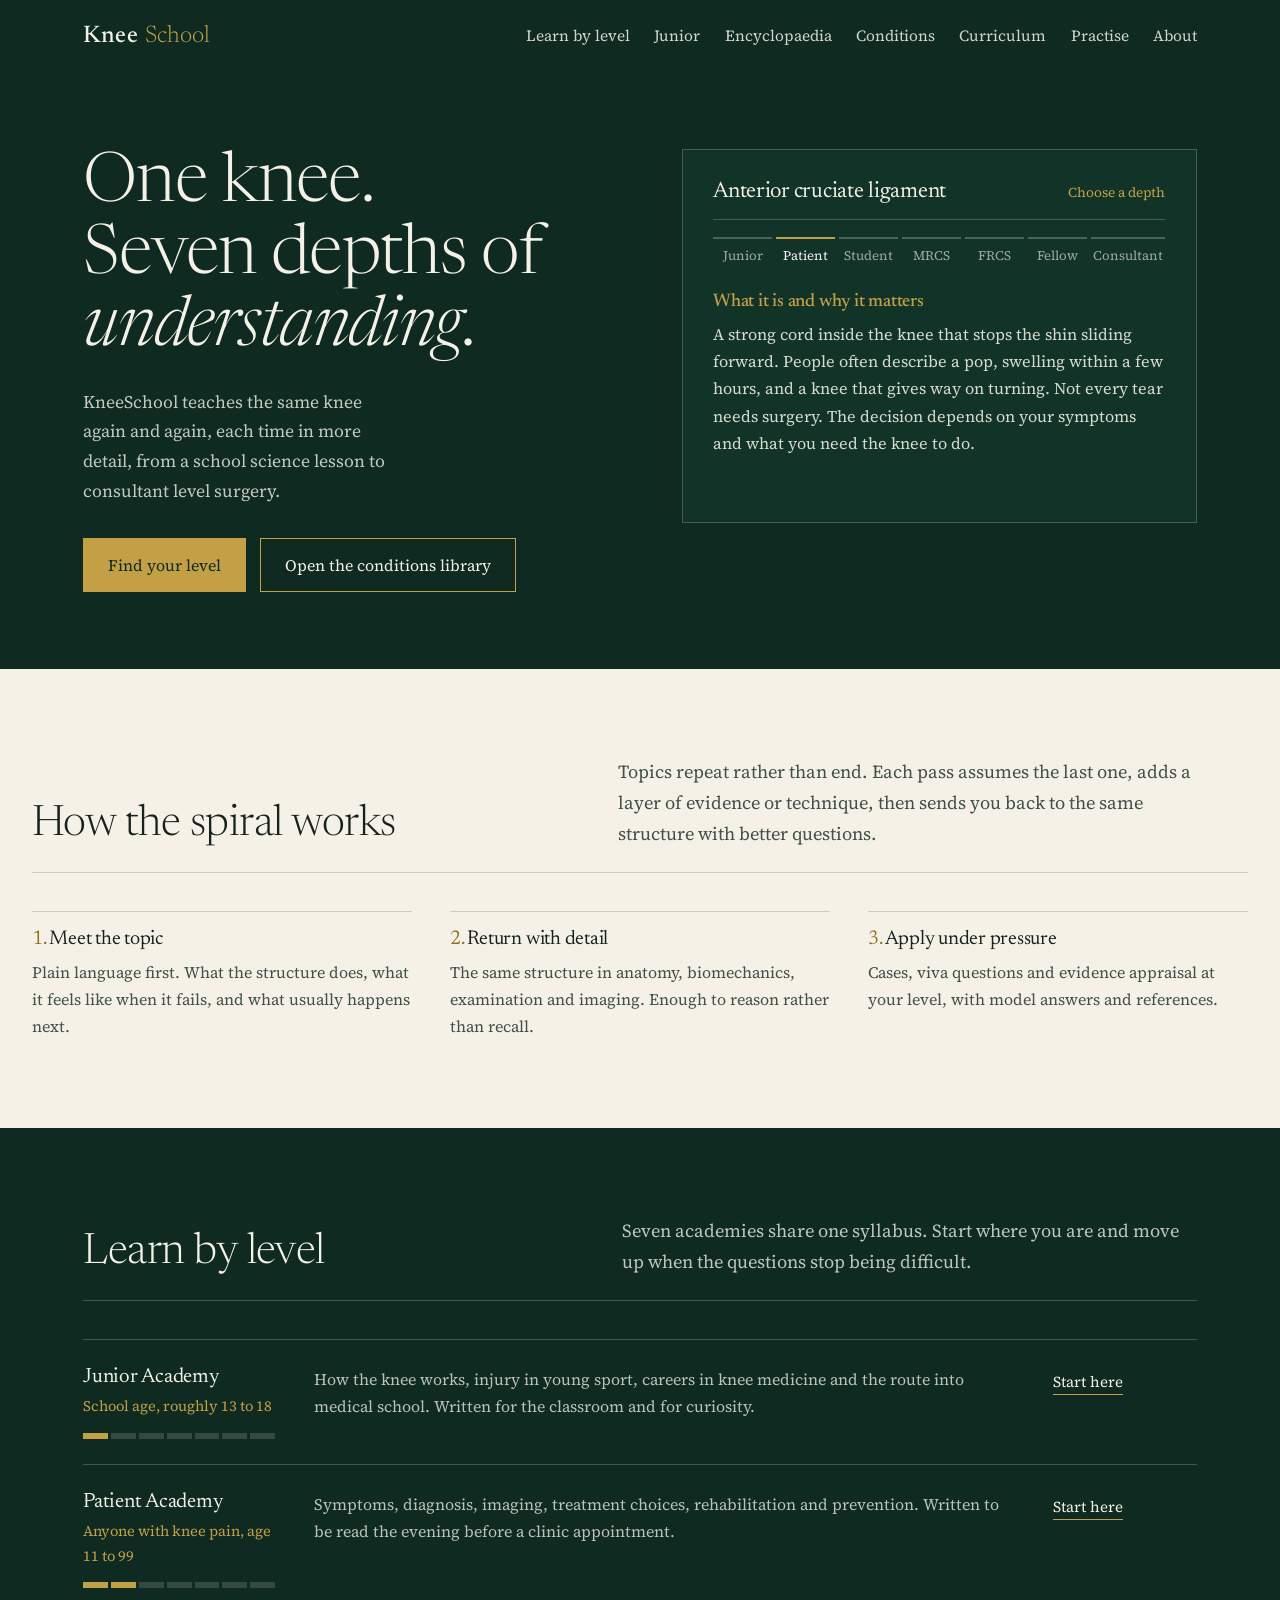
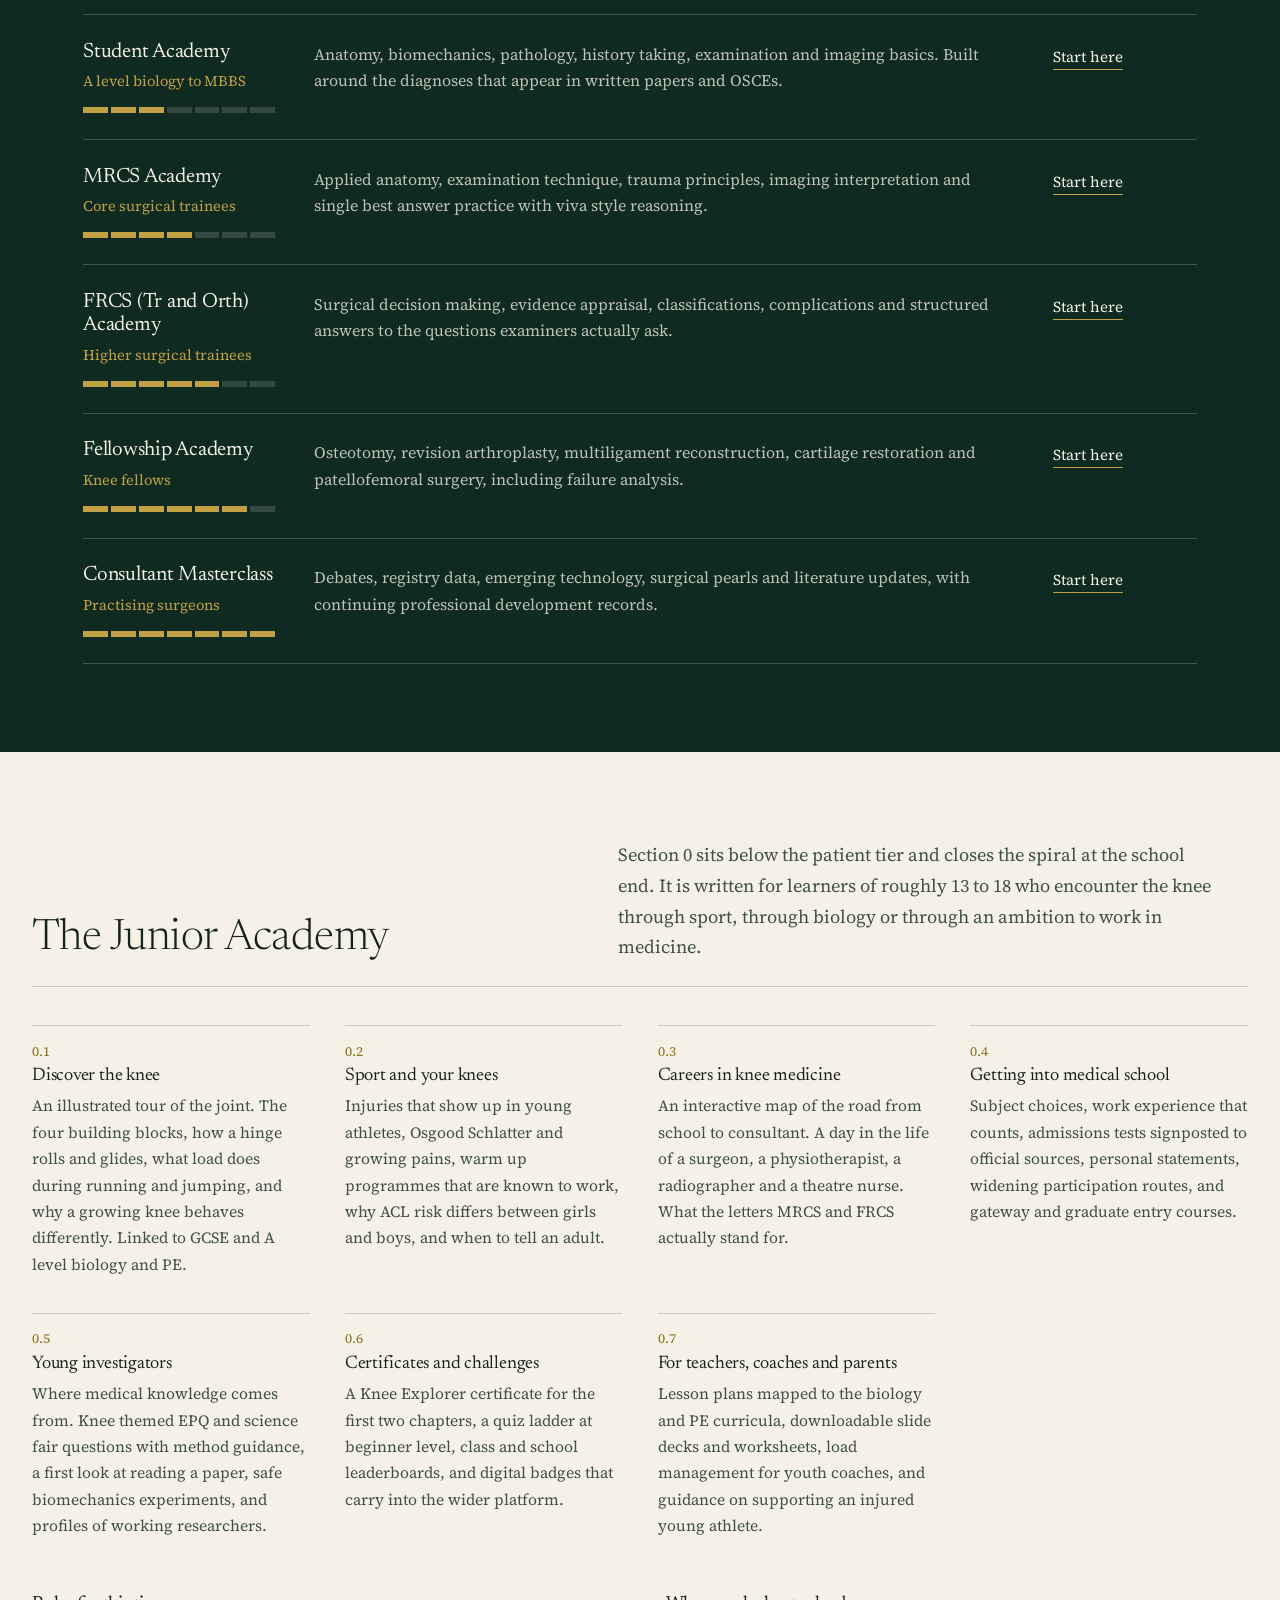
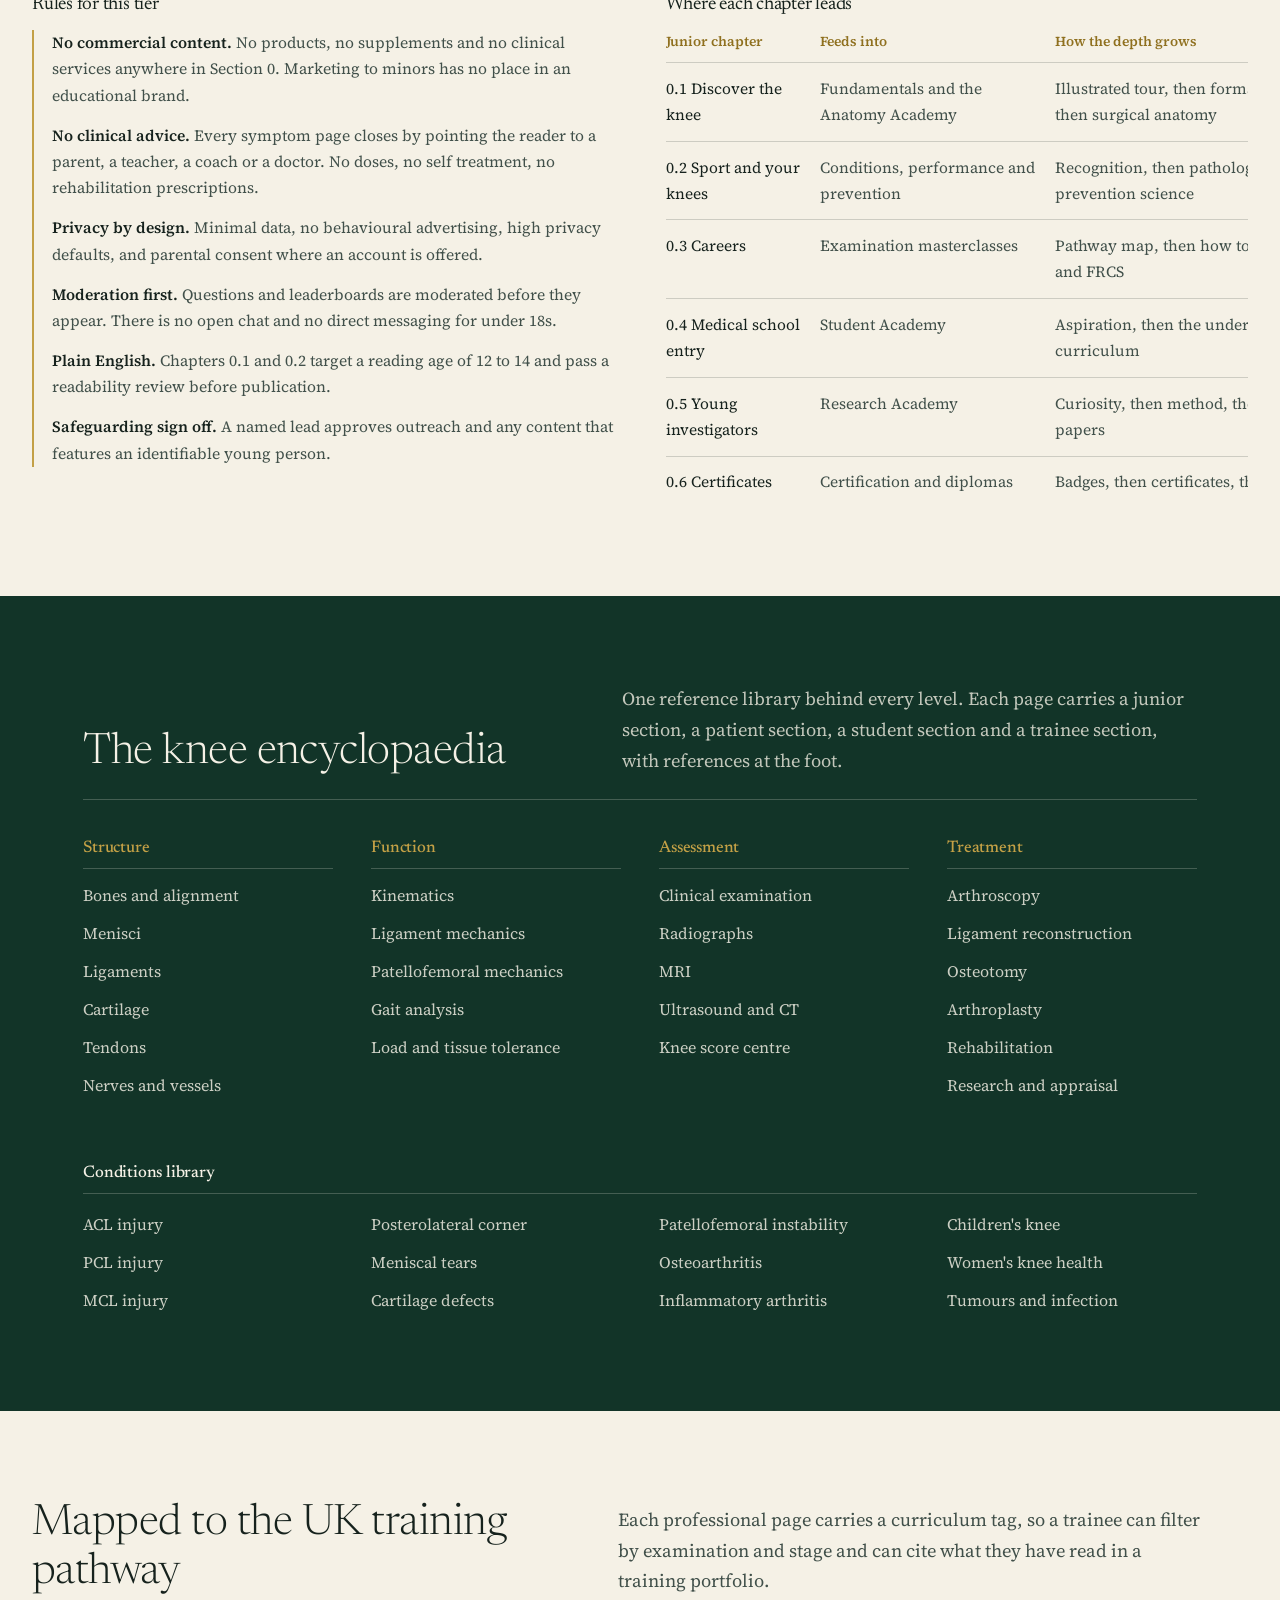
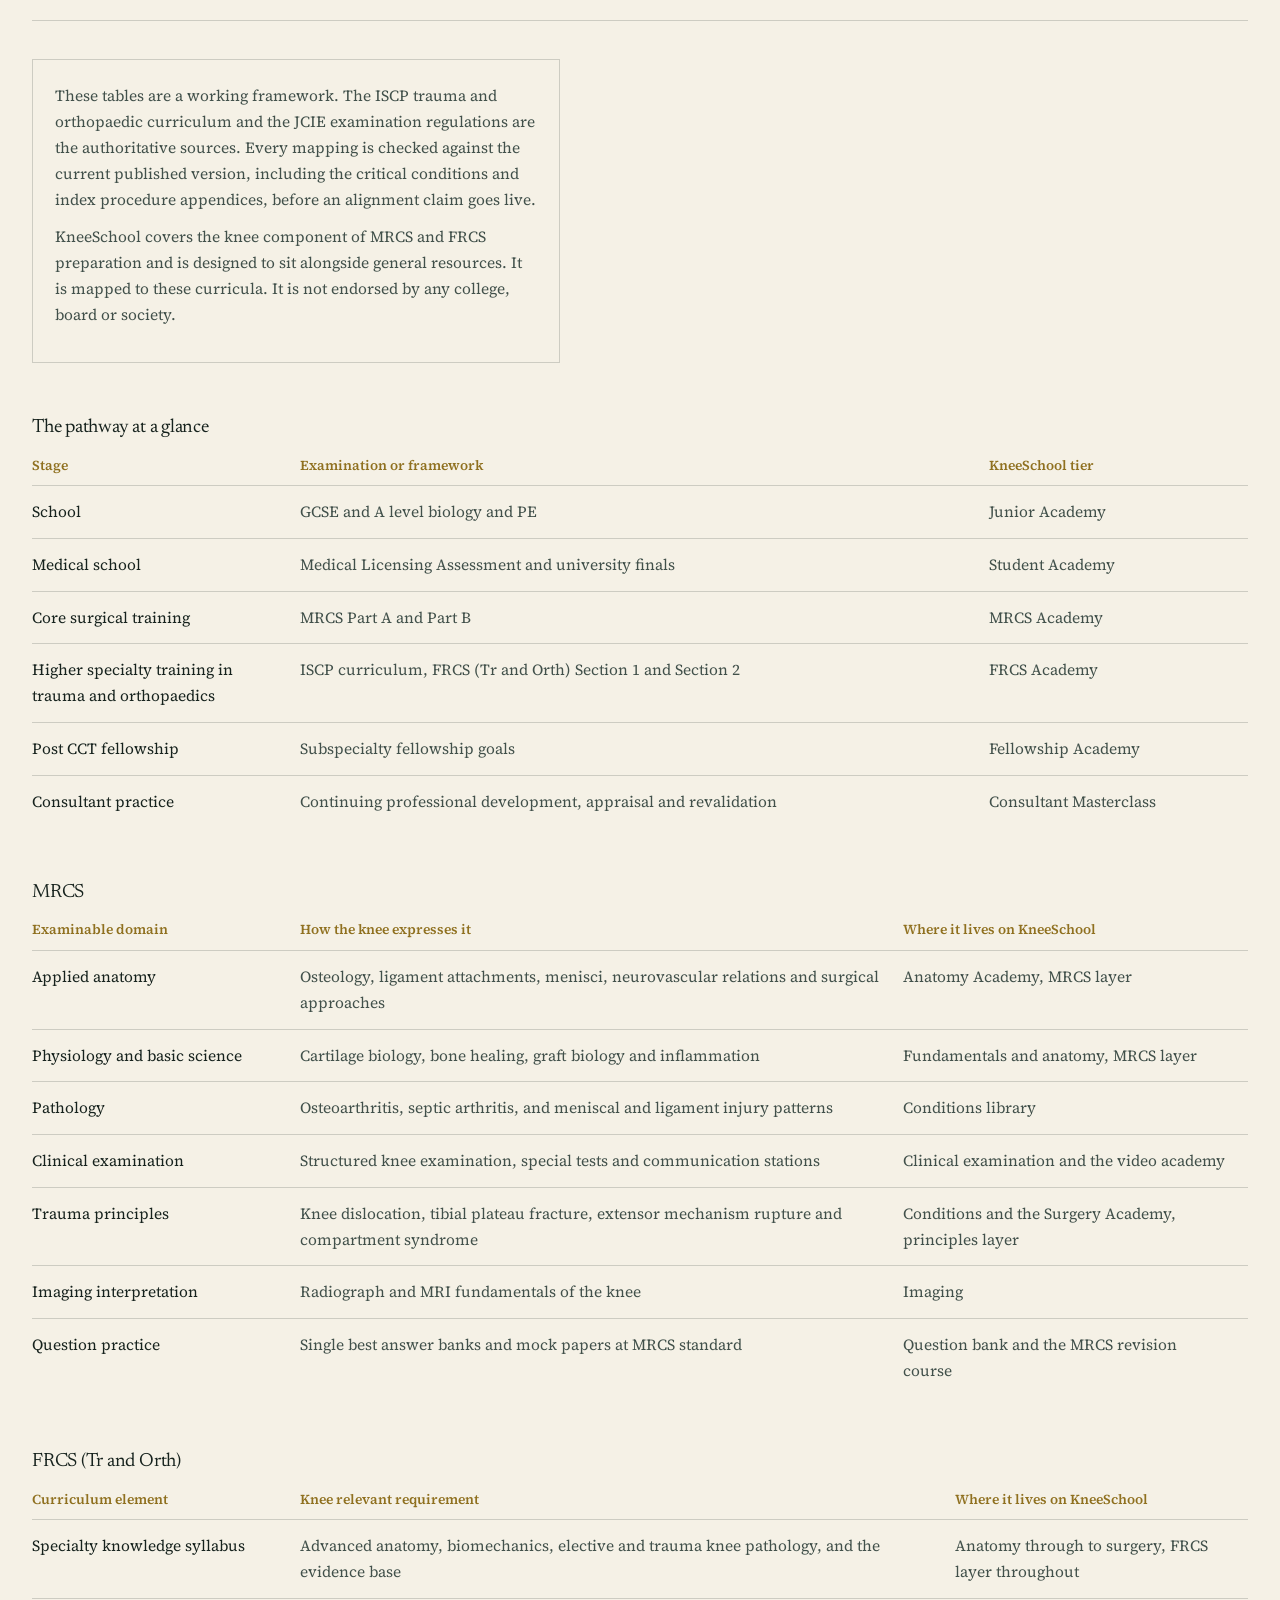
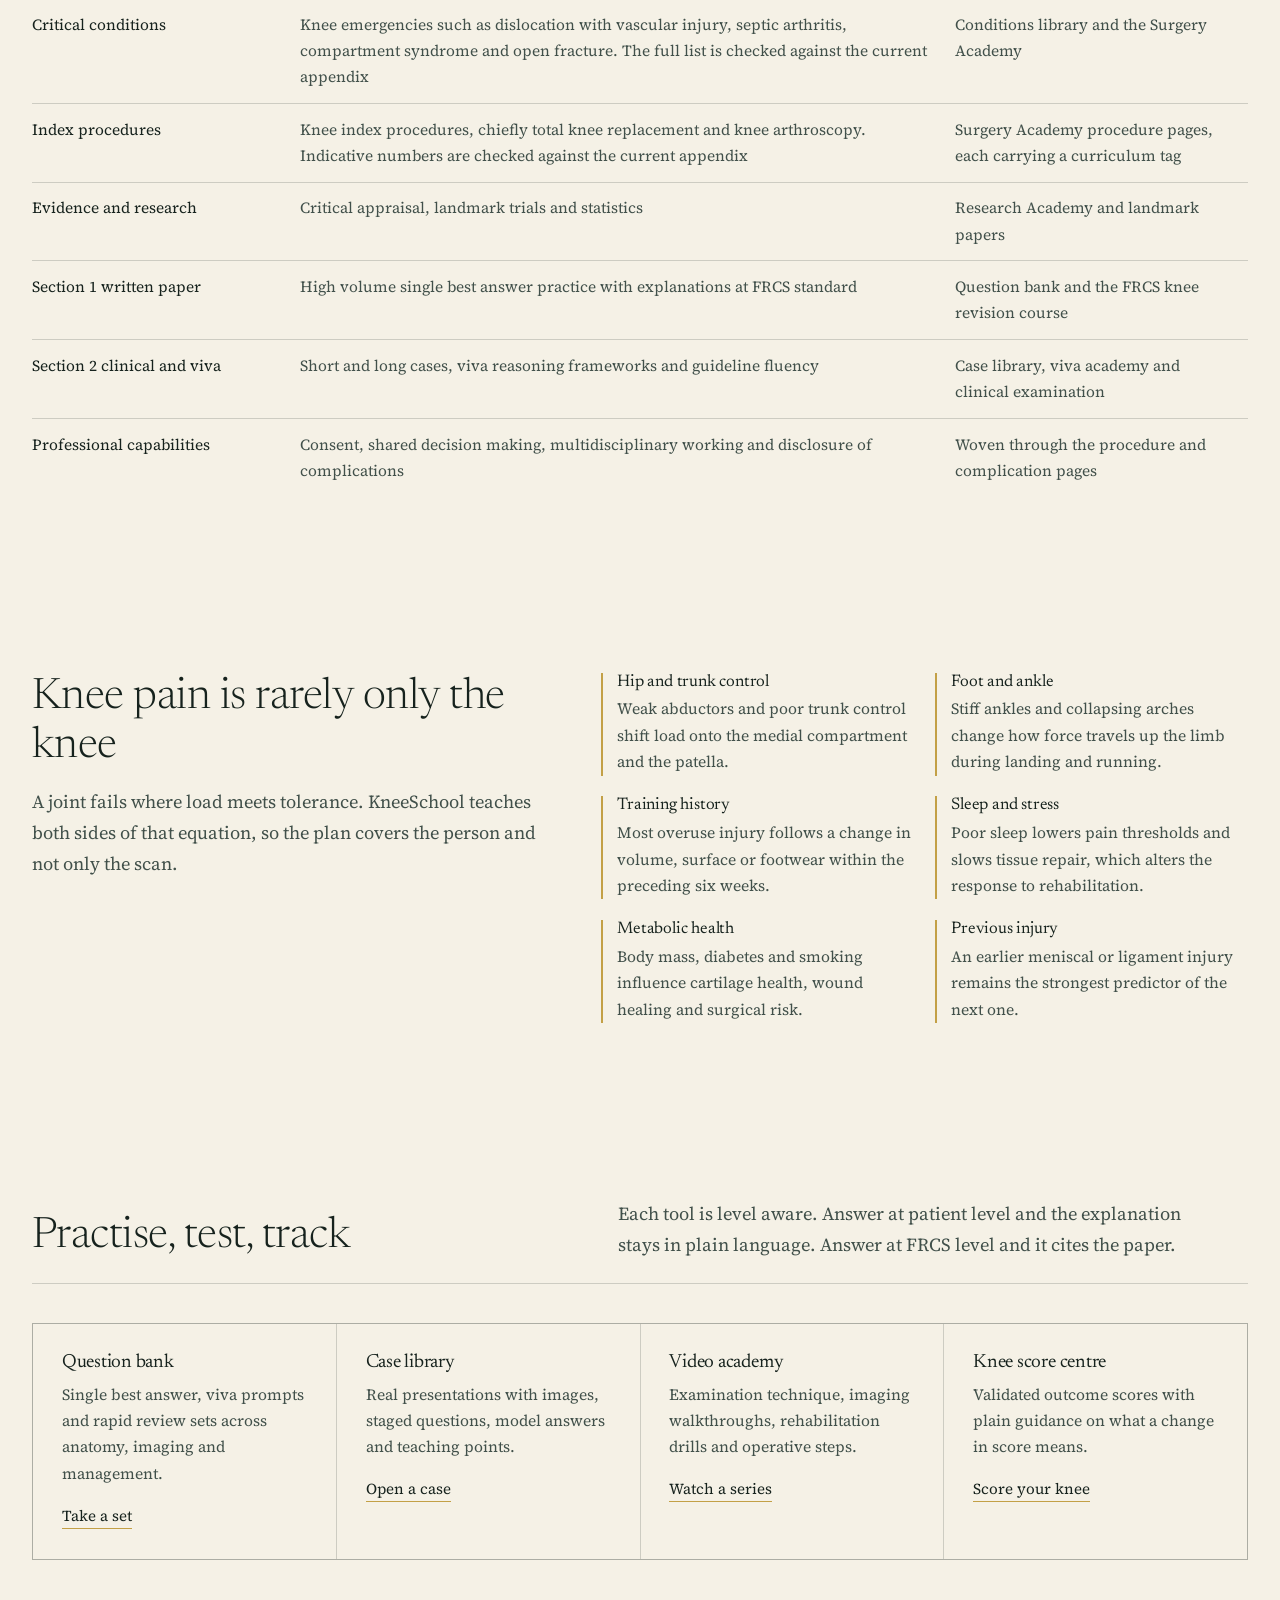
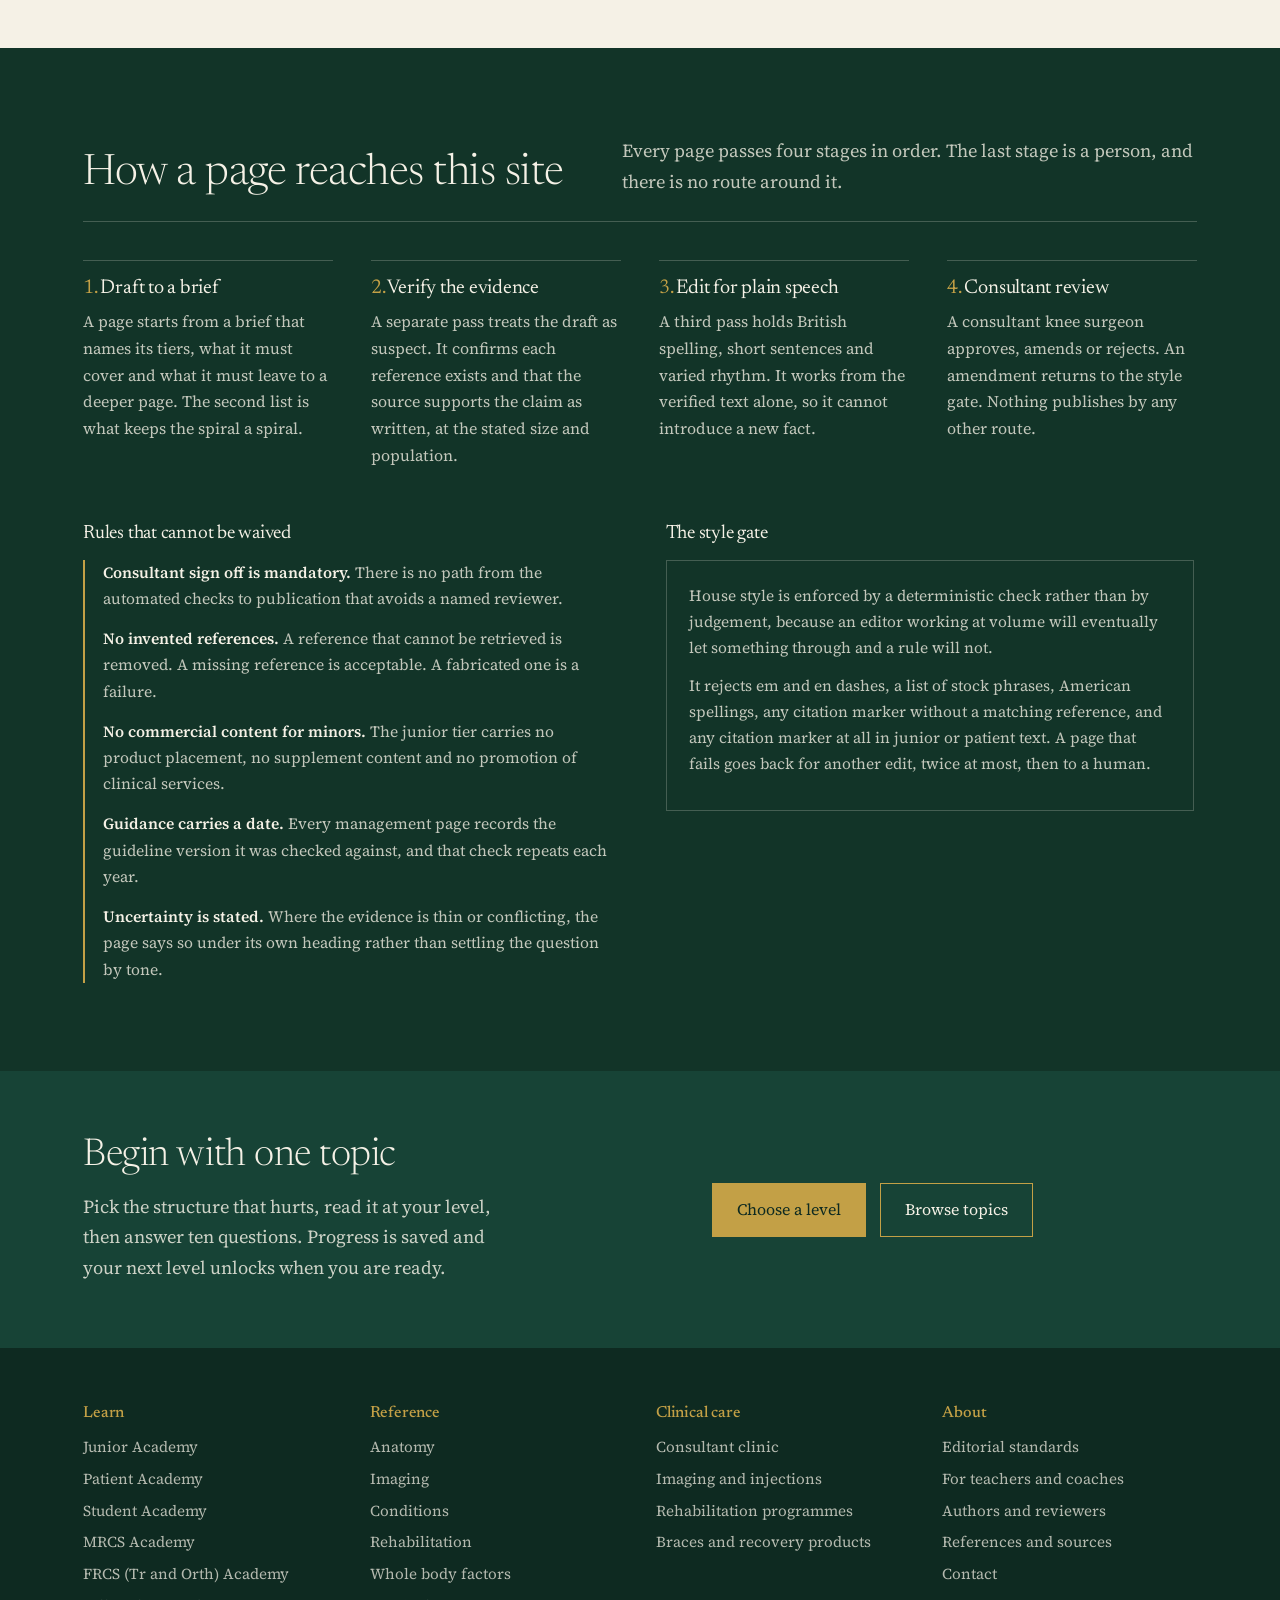
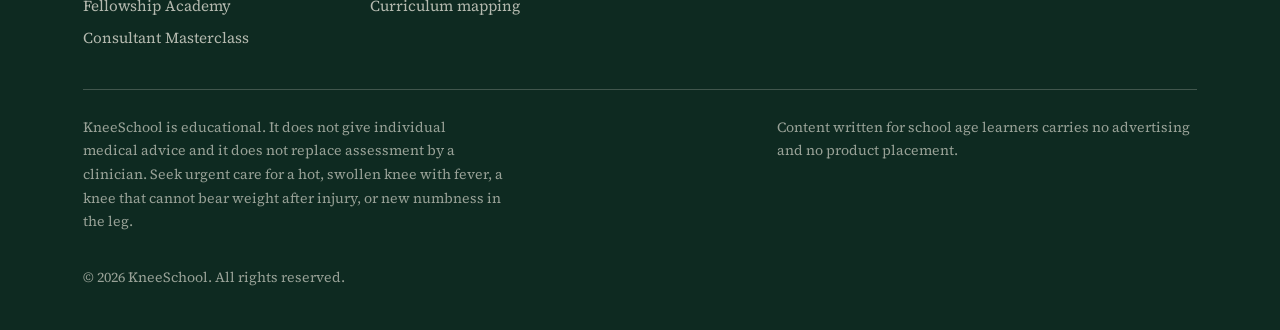
<file: index.html>
<!DOCTYPE html>
<html lang="en-GB">
<head>
<meta charset="utf-8">
<meta name="viewport" content="width=device-width, initial-scale=1, viewport-fit=cover">
<title>KneeSchool | One knee, seven depths of understanding</title>
<meta name="description" content="A spiral knee curriculum. The same anatomy, imaging and surgery explained again at greater depth, from school age to consultant level.">
<meta name="theme-color" content="#0E2A21">
<link rel="preconnect" href="https://fonts.googleapis.com">
<link rel="preconnect" href="https://fonts.gstatic.com" crossorigin>
<link href="https://fonts.googleapis.com/css2?family=Newsreader:ital,opsz,wght@0,6..72,300;0,6..72,400;0,6..72,500;1,6..72,300&family=Source+Serif+4:opsz,wght@8..60,300;8..60,400;8..60,600&display=swap" rel="stylesheet">
<link rel="stylesheet" href="assets/styles.css">
</head>
<body>

<header class="site-head">
  <div class="wrap head-in">
    <a class="brand" href="index.html"><b>Knee</b><span>School</span></a>
    <input class="nav-toggle" type="checkbox" id="navtoggle" aria-label="Show navigation">
    <label class="burger" for="navtoggle">Menu</label>
    <nav class="nav" aria-label="Main">
      <ul>
        <li><a href="#levels">Learn by level</a></li>
        <li><a href="levels/junior.html">Junior</a></li>
        <li><a href="#encyclopaedia">Encyclopaedia</a></li>
        <li><a href="conditions/index.html">Conditions</a></li>
        <li><a href="#curriculum">Curriculum</a></li>
        <li><a href="#tools">Practise</a></li>
        <li><a href="#about">About</a></li>
      </ul>
    </nav>
  </div>
</header>

<main id="top">

  <section class="hero">
    <div class="wrap hero-grid">
      <div>
        <h1>One knee.<br>Seven depths of <em>understanding</em>.</h1>
        <p>KneeSchool teaches the same knee again and again, each time in more detail, from a school science lesson to consultant level surgery.</p>
        <div class="actions">
          <a class="btn" href="#levels">Find your level</a>
          <a class="btn ghost" href="conditions/index.html">Open the conditions library</a>
        </div>
      </div>

      <div class="dial">
        <div class="dial-head">
          <h2>Anterior cruciate ligament</h2>
          <small>Choose a depth</small>
        </div>
        <input type="radio" name="depth" id="d0">
        <input type="radio" name="depth" id="d1" checked>
        <input type="radio" name="depth" id="d2">
        <input type="radio" name="depth" id="d3">
        <input type="radio" name="depth" id="d4">
        <input type="radio" name="depth" id="d5">
        <input type="radio" name="depth" id="d6">
        <div class="dial-tabs">
          <label for="d0">Junior</label>
          <label for="d1">Patient</label>
          <label for="d2">Student</label>
          <label for="d3">MRCS</label>
          <label for="d4">FRCS</label>
          <label for="d5">Fellow</label>
          <label for="d6">Consultant</label>
        </div>
        <div class="dial-body">
          <div class="dial-panel p0">
            <h3>The knee's strongest brake</h3>
            <p>The ACL is a short, tough band deep inside the knee. It stops the shin bone sliding forward when you turn, land or stop quickly. An athlete who tears it often hears a pop, and the knee swells the same day. Warm up programmes that train landing and turning lower the risk. If a knee gives way, swells or hurts to stand on, tell a parent, a teacher or a coach, and have it looked at by a health professional.</p>
          </div>
          <div class="dial-panel p1">
            <h3>What it is and why it matters</h3>
            <p>A strong cord inside the knee that stops the shin sliding forward. People often describe a pop, swelling within a few hours, and a knee that gives way on turning. Not every tear needs surgery. The decision depends on your symptoms and what you need the knee to do.</p>
          </div>
          <div class="dial-panel p2">
            <h3>Structure and function</h3>
            <p>An intracapsular, extrasynovial ligament running from the medial wall of the lateral femoral condyle to the anterior intercondylar area of the tibia. Two functional bundles, anteromedial and posterolateral. It is the primary restraint to anterior tibial translation and a secondary restraint to rotation.</p>
          </div>
          <div class="dial-panel p3">
            <h3>Examination and imaging</h3>
            <p>Lachman is the most sensitive clinical test. The pivot shift demonstrates rotatory instability and correlates with function. A Segond fracture on plain radiograph implies a rupture until proven otherwise. MRI confirms the tear and grades meniscal, ramp and chondral injury.</p>
          </div>
          <div class="dial-panel p4">
            <h3>Decision and evidence</h3>
            <p>Reconstruct on instability and demand rather than on the scan alone. Graft choice trades re-rupture risk against donor site morbidity and is age dependent. Missed posterolateral corner injury, ramp lesion or excessive tibial slope are recognised causes of early graft failure.</p>
          </div>
          <div class="dial-panel p5">
            <h3>Revision and complex cases</h3>
            <p>Revision starts with tunnel position and tunnel width on CT. Stage with bone graft when tunnels are confluent or wide. Address meniscal deficiency, coronal malalignment and slope. Add lateral extra-articular tenodesis in high grade pivot, young pivoting athletes and revision.</p>
          </div>
          <div class="dial-panel p6">
            <h3>Open questions</h3>
            <p>Repair versus reconstruction in proximal avulsion. The slope threshold that justifies anterior closing wedge osteotomy. Whether criterion based return to sport testing changes re-rupture rates in adolescents. How registry data should shape graft choice in routine practice.</p>
          </div>
        </div>
      </div>
    </div>
  </section>

  <section class="band wrap" id="spiral">
    <div class="sec-head">
      <h2>How the spiral works</h2>
      <p class="lede">Topics repeat rather than end. Each pass assumes the last one, adds a layer of evidence or technique, then sends you back to the same structure with better questions.</p>
    </div>
    <div class="steps">
      <div class="step">
        <h3>Meet the topic</h3>
        <p>Plain language first. What the structure does, what it feels like when it fails, and what usually happens next.</p>
      </div>
      <div class="step">
        <h3>Return with detail</h3>
        <p>The same structure in anatomy, biomechanics, examination and imaging. Enough to reason rather than recall.</p>
      </div>
      <div class="step">
        <h3>Apply under pressure</h3>
        <p>Cases, viva questions and evidence appraisal at your level, with model answers and references.</p>
      </div>
    </div>
  </section>

  <section class="band dark" id="levels">
    <div class="wrap">
      <div class="sec-head">
        <h2>Learn by level</h2>
        <p class="lede">Seven academies share one syllabus. Start where you are and move up when the questions stop being difficult.</p>
      </div>
      <div class="level">
        <div>
          <h3>Junior Academy</h3>
          <p class="who">School age, roughly 13 to 18</p>
          <span class="depth"><i class="on"></i><i></i><i></i><i></i><i></i><i></i><i></i></span>
        </div>
        <p>How the knee works, injury in young sport, careers in knee medicine and the route into medical school. Written for the classroom and for curiosity.</p>
        <div class="go"><a href="levels/junior.html">Start here</a></div>
      </div>
      <div class="level">
        <div>
          <h3>Patient Academy</h3>
          <p class="who">Anyone with knee pain, age 11 to 99</p>
          <span class="depth"><i class="on"></i><i class="on"></i><i></i><i></i><i></i><i></i><i></i></span>
        </div>
        <p>Symptoms, diagnosis, imaging, treatment choices, rehabilitation and prevention. Written to be read the evening before a clinic appointment.</p>
        <div class="go"><a href="levels/patient.html">Start here</a></div>
      </div>
      <div class="level">
        <div>
          <h3>Student Academy</h3>
          <p class="who">A level biology to MBBS</p>
          <span class="depth"><i class="on"></i><i class="on"></i><i class="on"></i><i></i><i></i><i></i><i></i></span>
        </div>
        <p>Anatomy, biomechanics, pathology, history taking, examination and imaging basics. Built around the diagnoses that appear in written papers and OSCEs.</p>
        <div class="go"><a href="levels/student.html">Start here</a></div>
      </div>
      <div class="level">
        <div>
          <h3>MRCS Academy</h3>
          <p class="who">Core surgical trainees</p>
          <span class="depth"><i class="on"></i><i class="on"></i><i class="on"></i><i class="on"></i><i></i><i></i><i></i></span>
        </div>
        <p>Applied anatomy, examination technique, trauma principles, imaging interpretation and single best answer practice with viva style reasoning.</p>
        <div class="go"><a href="levels/mrcs.html">Start here</a></div>
      </div>
      <div class="level">
        <div>
          <h3>FRCS (Tr and Orth) Academy</h3>
          <p class="who">Higher surgical trainees</p>
          <span class="depth"><i class="on"></i><i class="on"></i><i class="on"></i><i class="on"></i><i class="on"></i><i></i><i></i></span>
        </div>
        <p>Surgical decision making, evidence appraisal, classifications, complications and structured answers to the questions examiners actually ask.</p>
        <div class="go"><a href="levels/frcs.html">Start here</a></div>
      </div>
      <div class="level">
        <div>
          <h3>Fellowship Academy</h3>
          <p class="who">Knee fellows</p>
          <span class="depth"><i class="on"></i><i class="on"></i><i class="on"></i><i class="on"></i><i class="on"></i><i class="on"></i><i></i></span>
        </div>
        <p>Osteotomy, revision arthroplasty, multiligament reconstruction, cartilage restoration and patellofemoral surgery, including failure analysis.</p>
        <div class="go"><a href="levels/fellowship.html">Start here</a></div>
      </div>
      <div class="level">
        <div>
          <h3>Consultant Masterclass</h3>
          <p class="who">Practising surgeons</p>
          <span class="depth"><i class="on"></i><i class="on"></i><i class="on"></i><i class="on"></i><i class="on"></i><i class="on"></i><i class="on"></i></span>
        </div>
        <p>Debates, registry data, emerging technology, surgical pearls and literature updates, with continuing professional development records.</p>
        <div class="go"><a href="levels/consultant.html">Start here</a></div>
      </div>
    </div>
  </section>

  <section class="band wrap" id="junior">
    <div class="sec-head">
      <h2>The Junior Academy</h2>
      <p class="lede">Section 0 sits below the patient tier and closes the spiral at the school end. It is written for learners of roughly 13 to 18 who encounter the knee through sport, through biology or through an ambition to work in medicine.</p>
    </div>

    <div class="chapters">
      <div class="chapter">
        <span class="num">0.1</span>
        <h3>Discover the knee</h3>
        <p>An illustrated tour of the joint. The four building blocks, how a hinge rolls and glides, what load does during running and jumping, and why a growing knee behaves differently. Linked to GCSE and A level biology and PE.</p>
      </div>
      <div class="chapter">
        <span class="num">0.2</span>
        <h3>Sport and your knees</h3>
        <p>Injuries that show up in young athletes, Osgood Schlatter and growing pains, warm up programmes that are known to work, why ACL risk differs between girls and boys, and when to tell an adult.</p>
      </div>
      <div class="chapter">
        <span class="num">0.3</span>
        <h3>Careers in knee medicine</h3>
        <p>An interactive map of the road from school to consultant. A day in the life of a surgeon, a physiotherapist, a radiographer and a theatre nurse. What the letters MRCS and FRCS actually stand for.</p>
      </div>
      <div class="chapter">
        <span class="num">0.4</span>
        <h3>Getting into medical school</h3>
        <p>Subject choices, work experience that counts, admissions tests signposted to official sources, personal statements, widening participation routes, and gateway and graduate entry courses.</p>
      </div>
      <div class="chapter">
        <span class="num">0.5</span>
        <h3>Young investigators</h3>
        <p>Where medical knowledge comes from. Knee themed EPQ and science fair questions with method guidance, a first look at reading a paper, safe biomechanics experiments, and profiles of working researchers.</p>
      </div>
      <div class="chapter">
        <span class="num">0.6</span>
        <h3>Certificates and challenges</h3>
        <p>A Knee Explorer certificate for the first two chapters, a quiz ladder at beginner level, class and school leaderboards, and digital badges that carry into the wider platform.</p>
      </div>
      <div class="chapter">
        <span class="num">0.7</span>
        <h3>For teachers, coaches and parents</h3>
        <p>Lesson plans mapped to the biology and PE curricula, downloadable slide decks and worksheets, load management for youth coaches, and guidance on supporting an injured young athlete.</p>
      </div>
    </div>

    <div class="stack split">
      <div>
        <h3 class="map-title">Rules for this tier</h3>
        <div class="rules">
          <ul>
            <li><b>No commercial content.</b> No products, no supplements and no clinical services anywhere in Section 0. Marketing to minors has no place in an educational brand.</li>
            <li><b>No clinical advice.</b> Every symptom page closes by pointing the reader to a parent, a teacher, a coach or a doctor. No doses, no self treatment, no rehabilitation prescriptions.</li>
            <li><b>Privacy by design.</b> Minimal data, no behavioural advertising, high privacy defaults, and parental consent where an account is offered.</li>
            <li><b>Moderation first.</b> Questions and leaderboards are moderated before they appear. There is no open chat and no direct messaging for under 18s.</li>
            <li><b>Plain English.</b> Chapters 0.1 and 0.2 target a reading age of 12 to 14 and pass a readability review before publication.</li>
            <li><b>Safeguarding sign off.</b> A named lead approves outreach and any content that features an identifiable young person.</li>
          </ul>
        </div>
      </div>
      <div>
        <h3 class="map-title">Where each chapter leads</h3>
        <div class="table-scroll">
          <table class="map">
            <thead>
              <tr><th scope="col">Junior chapter</th><th scope="col">Feeds into</th><th scope="col">How the depth grows</th></tr>
            </thead>
            <tbody>
              <tr><td data-label="Junior chapter">0.1 Discover the knee</td><td data-label="Feeds into">Fundamentals and the Anatomy Academy</td><td data-label="How the depth grows">Illustrated tour, then formal anatomy, then surgical anatomy</td></tr>
              <tr><td data-label="Junior chapter">0.2 Sport and your knees</td><td data-label="Feeds into">Conditions, performance and prevention</td><td data-label="How the depth grows">Recognition, then pathology, then prevention science</td></tr>
              <tr><td data-label="Junior chapter">0.3 Careers</td><td data-label="Feeds into">Examination masterclasses</td><td data-label="How the depth grows">Pathway map, then how to pass MRCS and FRCS</td></tr>
              <tr><td data-label="Junior chapter">0.4 Medical school entry</td><td data-label="Feeds into">Student Academy</td><td data-label="How the depth grows">Aspiration, then the undergraduate curriculum</td></tr>
              <tr><td data-label="Junior chapter">0.5 Young investigators</td><td data-label="Feeds into">Research Academy</td><td data-label="How the depth grows">Curiosity, then method, then landmark papers</td></tr>
              <tr><td data-label="Junior chapter">0.6 Certificates</td><td data-label="Feeds into">Certification and diplomas</td><td data-label="How the depth grows">Badges, then certificates, then diplomas</td></tr>
            </tbody>
          </table>
        </div>
      </div>
    </div>
  </section>

  <section class="band dark" id="encyclopaedia">
    <div class="wrap">
      <div class="sec-head">
        <h2>The knee encyclopaedia</h2>
        <p class="lede">One reference library behind every level. Each page carries a junior section, a patient section, a student section and a trainee section, with references at the foot.</p>
      </div>
      <div class="cols">
        <div class="col">
          <h3>Structure</h3>
          <ul>
            <li><a href="#">Bones and alignment</a></li>
            <li><a href="encyclopaedia/menisci.html">Menisci</a></li>
            <li><a href="#">Ligaments</a></li>
            <li><a href="#">Cartilage</a></li>
            <li><a href="#">Tendons</a></li>
            <li><a href="#">Nerves and vessels</a></li>
          </ul>
        </div>
        <div class="col">
          <h3>Function</h3>
          <ul>
            <li><a href="#">Kinematics</a></li>
            <li><a href="#">Ligament mechanics</a></li>
            <li><a href="#">Patellofemoral mechanics</a></li>
            <li><a href="#">Gait analysis</a></li>
            <li><a href="#">Load and tissue tolerance</a></li>
          </ul>
        </div>
        <div class="col">
          <h3>Assessment</h3>
          <ul>
            <li><a href="#">Clinical examination</a></li>
            <li><a href="#">Radiographs</a></li>
            <li><a href="#">MRI</a></li>
            <li><a href="#">Ultrasound and CT</a></li>
            <li><a href="#">Knee score centre</a></li>
          </ul>
        </div>
        <div class="col">
          <h3>Treatment</h3>
          <ul>
            <li><a href="#">Arthroscopy</a></li>
            <li><a href="#">Ligament reconstruction</a></li>
            <li><a href="#">Osteotomy</a></li>
            <li><a href="#">Arthroplasty</a></li>
            <li><a href="#">Rehabilitation</a></li>
            <li><a href="#">Research and appraisal</a></li>
          </ul>
        </div>
      </div>

      <div id="conditions" style="margin-top:clamp(2.5rem,5vw,3.5rem)">
        <h3 class="sub-head"><a href="conditions/index.html" style="text-decoration:none">Conditions library</a></h3>
        <ul class="col-list">
          <li><a href="conditions/acl.html">ACL injury</a></li>
          <li><a href="conditions/index.html">PCL injury</a></li>
          <li><a href="conditions/index.html">MCL injury</a></li>
          <li><a href="conditions/index.html">Posterolateral corner</a></li>
          <li><a href="conditions/index.html">Meniscal tears</a></li>
          <li><a href="conditions/index.html">Cartilage defects</a></li>
          <li><a href="conditions/index.html">Patellofemoral instability</a></li>
          <li><a href="conditions/index.html">Osteoarthritis</a></li>
          <li><a href="conditions/index.html">Inflammatory arthritis</a></li>
          <li><a href="conditions/index.html">Children's knee</a></li>
          <li><a href="conditions/index.html">Women's knee health</a></li>
          <li><a href="conditions/index.html">Tumours and infection</a></li>
        </ul>
      </div>
    </div>
  </section>

  <section class="band wrap" id="curriculum">
    <div class="sec-head">
      <h2>Mapped to the UK training pathway</h2>
      <p class="lede">Each professional page carries a curriculum tag, so a trainee can filter by examination and stage and can cite what they have read in a training portfolio.</p>
    </div>

    <div class="note">
      <p>These tables are a working framework. The ISCP trauma and orthopaedic curriculum and the JCIE examination regulations are the authoritative sources. Every mapping is checked against the current published version, including the critical conditions and index procedure appendices, before an alignment claim goes live.</p>
      <p>KneeSchool covers the knee component of MRCS and FRCS preparation and is designed to sit alongside general resources. It is mapped to these curricula. It is not endorsed by any college, board or society.</p>
    </div>

    <div class="stack">
      <h3 class="map-title">The pathway at a glance</h3>
      <div class="table-scroll">
        <table class="map">
          <thead>
            <tr><th scope="col">Stage</th><th scope="col">Examination or framework</th><th scope="col">KneeSchool tier</th></tr>
          </thead>
          <tbody>
              <tr><td data-label="Stage">School</td><td data-label="Examination or framework">GCSE and A level biology and PE</td><td data-label="KneeSchool tier">Junior Academy</td></tr>
              <tr><td data-label="Stage">Medical school</td><td data-label="Examination or framework">Medical Licensing Assessment and university finals</td><td data-label="KneeSchool tier">Student Academy</td></tr>
              <tr><td data-label="Stage">Core surgical training</td><td data-label="Examination or framework">MRCS Part A and Part B</td><td data-label="KneeSchool tier">MRCS Academy</td></tr>
              <tr><td data-label="Stage">Higher specialty training in trauma and orthopaedics</td><td data-label="Examination or framework">ISCP curriculum, FRCS (Tr and Orth) Section 1 and Section 2</td><td data-label="KneeSchool tier">FRCS Academy</td></tr>
              <tr><td data-label="Stage">Post CCT fellowship</td><td data-label="Examination or framework">Subspecialty fellowship goals</td><td data-label="KneeSchool tier">Fellowship Academy</td></tr>
              <tr><td data-label="Stage">Consultant practice</td><td data-label="Examination or framework">Continuing professional development, appraisal and revalidation</td><td data-label="KneeSchool tier">Consultant Masterclass</td></tr>
          </tbody>
        </table>
      </div>
    </div>

    <div class="stack">
      <h3 class="map-title">MRCS</h3>
      <div class="table-scroll">
        <table class="map">
          <thead>
            <tr><th scope="col">Examinable domain</th><th scope="col">How the knee expresses it</th><th scope="col">Where it lives on KneeSchool</th></tr>
          </thead>
          <tbody>
              <tr><td data-label="Examinable domain">Applied anatomy</td><td data-label="How the knee expresses it">Osteology, ligament attachments, menisci, neurovascular relations and surgical approaches</td><td data-label="Where it lives on KneeSchool">Anatomy Academy, MRCS layer</td></tr>
              <tr><td data-label="Examinable domain">Physiology and basic science</td><td data-label="How the knee expresses it">Cartilage biology, bone healing, graft biology and inflammation</td><td data-label="Where it lives on KneeSchool">Fundamentals and anatomy, MRCS layer</td></tr>
              <tr><td data-label="Examinable domain">Pathology</td><td data-label="How the knee expresses it">Osteoarthritis, septic arthritis, and meniscal and ligament injury patterns</td><td data-label="Where it lives on KneeSchool">Conditions library</td></tr>
              <tr><td data-label="Examinable domain">Clinical examination</td><td data-label="How the knee expresses it">Structured knee examination, special tests and communication stations</td><td data-label="Where it lives on KneeSchool">Clinical examination and the video academy</td></tr>
              <tr><td data-label="Examinable domain">Trauma principles</td><td data-label="How the knee expresses it">Knee dislocation, tibial plateau fracture, extensor mechanism rupture and compartment syndrome</td><td data-label="Where it lives on KneeSchool">Conditions and the Surgery Academy, principles layer</td></tr>
              <tr><td data-label="Examinable domain">Imaging interpretation</td><td data-label="How the knee expresses it">Radiograph and MRI fundamentals of the knee</td><td data-label="Where it lives on KneeSchool">Imaging</td></tr>
              <tr><td data-label="Examinable domain">Question practice</td><td data-label="How the knee expresses it">Single best answer banks and mock papers at MRCS standard</td><td data-label="Where it lives on KneeSchool">Question bank and the MRCS revision course</td></tr>
          </tbody>
        </table>
      </div>
    </div>

    <div class="stack">
      <h3 class="map-title">FRCS (Tr and Orth)</h3>
      <div class="table-scroll">
        <table class="map">
          <thead>
            <tr><th scope="col">Curriculum element</th><th scope="col">Knee relevant requirement</th><th scope="col">Where it lives on KneeSchool</th></tr>
          </thead>
          <tbody>
              <tr><td data-label="Curriculum element">Specialty knowledge syllabus</td><td data-label="Knee relevant requirement">Advanced anatomy, biomechanics, elective and trauma knee pathology, and the evidence base</td><td data-label="Where it lives on KneeSchool">Anatomy through to surgery, FRCS layer throughout</td></tr>
              <tr><td data-label="Curriculum element">Critical conditions</td><td data-label="Knee relevant requirement">Knee emergencies such as dislocation with vascular injury, septic arthritis, compartment syndrome and open fracture. The full list is checked against the current appendix</td><td data-label="Where it lives on KneeSchool">Conditions library and the Surgery Academy</td></tr>
              <tr><td data-label="Curriculum element">Index procedures</td><td data-label="Knee relevant requirement">Knee index procedures, chiefly total knee replacement and knee arthroscopy. Indicative numbers are checked against the current appendix</td><td data-label="Where it lives on KneeSchool">Surgery Academy procedure pages, each carrying a curriculum tag</td></tr>
              <tr><td data-label="Curriculum element">Evidence and research</td><td data-label="Knee relevant requirement">Critical appraisal, landmark trials and statistics</td><td data-label="Where it lives on KneeSchool">Research Academy and landmark papers</td></tr>
              <tr><td data-label="Curriculum element">Section 1 written paper</td><td data-label="Knee relevant requirement">High volume single best answer practice with explanations at FRCS standard</td><td data-label="Where it lives on KneeSchool">Question bank and the FRCS knee revision course</td></tr>
              <tr><td data-label="Curriculum element">Section 2 clinical and viva</td><td data-label="Knee relevant requirement">Short and long cases, viva reasoning frameworks and guideline fluency</td><td data-label="Where it lives on KneeSchool">Case library, viva academy and clinical examination</td></tr>
              <tr><td data-label="Curriculum element">Professional capabilities</td><td data-label="Knee relevant requirement">Consent, shared decision making, multidisciplinary working and disclosure of complications</td><td data-label="Where it lives on KneeSchool">Woven through the procedure and complication pages</td></tr>
          </tbody>
        </table>
      </div>
    </div>
  </section>

  <section class="band wrap" id="whole">
    <div class="holistic">
      <div>
        <h2 style="font-size:clamp(1.85rem,3.6vw,2.7rem);font-weight:300">Knee pain is rarely only the knee</h2>
        <p class="lede" style="margin-top:1rem">A joint fails where load meets tolerance. KneeSchool teaches both sides of that equation, so the plan covers the person and not only the scan.</p>
      </div>
      <ul class="factors">
        <li>
          <h3>Hip and trunk control</h3>
          <p>Weak abductors and poor trunk control shift load onto the medial compartment and the patella.</p>
        </li>
        <li>
          <h3>Foot and ankle</h3>
          <p>Stiff ankles and collapsing arches change how force travels up the limb during landing and running.</p>
        </li>
        <li>
          <h3>Training history</h3>
          <p>Most overuse injury follows a change in volume, surface or footwear within the preceding six weeks.</p>
        </li>
        <li>
          <h3>Sleep and stress</h3>
          <p>Poor sleep lowers pain thresholds and slows tissue repair, which alters the response to rehabilitation.</p>
        </li>
        <li>
          <h3>Metabolic health</h3>
          <p>Body mass, diabetes and smoking influence cartilage health, wound healing and surgical risk.</p>
        </li>
        <li>
          <h3>Previous injury</h3>
          <p>An earlier meniscal or ligament injury remains the strongest predictor of the next one.</p>
        </li>
      </ul>
    </div>
  </section>

  <section class="band wrap" id="tools">
    <div class="sec-head">
      <h2>Practise, test, track</h2>
      <p class="lede">Each tool is level aware. Answer at patient level and the explanation stays in plain language. Answer at FRCS level and it cites the paper.</p>
    </div>
    <div class="tools">
      <div class="tool">
        <h3>Question bank</h3>
        <p>Single best answer, viva prompts and rapid review sets across anatomy, imaging and management.</p>
        <a href="#">Take a set</a>
      </div>
      <div class="tool">
        <h3>Case library</h3>
        <p>Real presentations with images, staged questions, model answers and teaching points.</p>
        <a href="#">Open a case</a>
      </div>
      <div class="tool">
        <h3>Video academy</h3>
        <p>Examination technique, imaging walkthroughs, rehabilitation drills and operative steps.</p>
        <a href="#">Watch a series</a>
      </div>
      <div class="tool">
        <h3>Knee score centre</h3>
        <p>Validated outcome scores with plain guidance on what a change in score means.</p>
        <a href="#">Score your knee</a>
      </div>
    </div>
  </section>

  <section class="band dark" id="standards">
    <div class="wrap">
      <div class="sec-head">
        <h2>How a page reaches this site</h2>
        <p class="lede">Every page passes four stages in order. The last stage is a person, and there is no route around it.</p>
      </div>

      <div class="steps four">
        <div class="step">
          <h3>Draft to a brief</h3>
          <p>A page starts from a brief that names its tiers, what it must cover and what it must leave to a deeper page. The second list is what keeps the spiral a spiral.</p>
        </div>
        <div class="step">
          <h3>Verify the evidence</h3>
          <p>A separate pass treats the draft as suspect. It confirms each reference exists and that the source supports the claim as written, at the stated size and population.</p>
        </div>
        <div class="step">
          <h3>Edit for plain speech</h3>
          <p>A third pass holds British spelling, short sentences and varied rhythm. It works from the verified text alone, so it cannot introduce a new fact.</p>
        </div>
        <div class="step">
          <h3>Consultant review</h3>
          <p>A consultant knee surgeon approves, amends or rejects. An amendment returns to the style gate. Nothing publishes by any other route.</p>
        </div>
      </div>

      <div class="stack split">
        <div>
          <h3 class="map-title">Rules that cannot be waived</h3>
          <div class="rules">
            <ul>
              <li><b>Consultant sign off is mandatory.</b> There is no path from the automated checks to publication that avoids a named reviewer.</li>
              <li><b>No invented references.</b> A reference that cannot be retrieved is removed. A missing reference is acceptable. A fabricated one is a failure.</li>
              <li><b>No commercial content for minors.</b> The junior tier carries no product placement, no supplement content and no promotion of clinical services.</li>
              <li><b>Guidance carries a date.</b> Every management page records the guideline version it was checked against, and that check repeats each year.</li>
              <li><b>Uncertainty is stated.</b> Where the evidence is thin or conflicting, the page says so under its own heading rather than settling the question by tone.</li>
            </ul>
          </div>
        </div>
        <div>
          <h3 class="map-title">The style gate</h3>
          <div class="note">
            <p>House style is enforced by a deterministic check rather than by judgement, because an editor working at volume will eventually let something through and a rule will not.</p>
            <p>It rejects em and en dashes, a list of stock phrases, American spellings, any citation marker without a matching reference, and any citation marker at all in junior or patient text. A page that fails goes back for another edit, twice at most, then to a human.</p>
          </div>
        </div>
      </div>
    </div>
  </section>

  <section class="cta">
    <div class="wrap cta-in">
      <div>
        <h2>Begin with one topic</h2>
        <p>Pick the structure that hurts, read it at your level, then answer ten questions. Progress is saved and your next level unlocks when you are ready.</p>
      </div>
      <div class="actions" style="margin-top:0">
        <a class="btn" href="#levels">Choose a level</a>
        <a class="btn ghost" href="#encyclopaedia">Browse topics</a>
      </div>
    </div>
  </section>

</main>

<footer class="site-foot" id="about">
  <div class="wrap">
    <div class="foot-grid">
      <div>
        <h3>Learn</h3>
        <ul>
          <li><a href="levels/junior.html">Junior Academy</a></li>
          <li><a href="levels/patient.html">Patient Academy</a></li>
          <li><a href="levels/student.html">Student Academy</a></li>
          <li><a href="levels/mrcs.html">MRCS Academy</a></li>
          <li><a href="levels/frcs.html">FRCS (Tr and Orth) Academy</a></li>
          <li><a href="levels/fellowship.html">Fellowship Academy</a></li>
          <li><a href="levels/consultant.html">Consultant Masterclass</a></li>
        </ul>
      </div>
      <div>
        <h3>Reference</h3>
        <ul>
          <li><a href="#encyclopaedia">Anatomy</a></li>
          <li><a href="#encyclopaedia">Imaging</a></li>
          <li><a href="conditions/index.html">Conditions</a></li>
          <li><a href="#encyclopaedia">Rehabilitation</a></li>
          <li><a href="#whole">Whole body factors</a></li>
          <li><a href="#curriculum">Curriculum mapping</a></li>
        </ul>
      </div>
      <div>
        <h3>Clinical care</h3>
        <ul>
          <li><a href="https://www.chinmaygupte.com/">Consultant clinic</a></li>
          <li><a href="#">Imaging and injections</a></li>
          <li><a href="#">Rehabilitation programmes</a></li>
          <li><a href="#">Braces and recovery products</a></li>
        </ul>
      </div>
      <div>
        <h3>About</h3>
        <ul>
          <li><a href="#standards">Editorial standards</a></li>
          <li><a href="levels/junior.html">For teachers and coaches</a></li>
          <li><a href="#">Authors and reviewers</a></li>
          <li><a href="#">References and sources</a></li>
          <li><a href="#">Contact</a></li>
        </ul>
      </div>
    </div>
    <div class="legal">
      <p>KneeSchool is educational. It does not give individual medical advice and it does not replace assessment by a clinician. Seek urgent care for a hot, swollen knee with fever, a knee that cannot bear weight after injury, or new numbness in the leg.</p>
      <p>Content written for school age learners carries no advertising and no product placement.</p>
      <p>&copy; 2026 KneeSchool. All rights reserved.</p>
    </div>
  </div>
</footer>

</body>
</html>
</file>
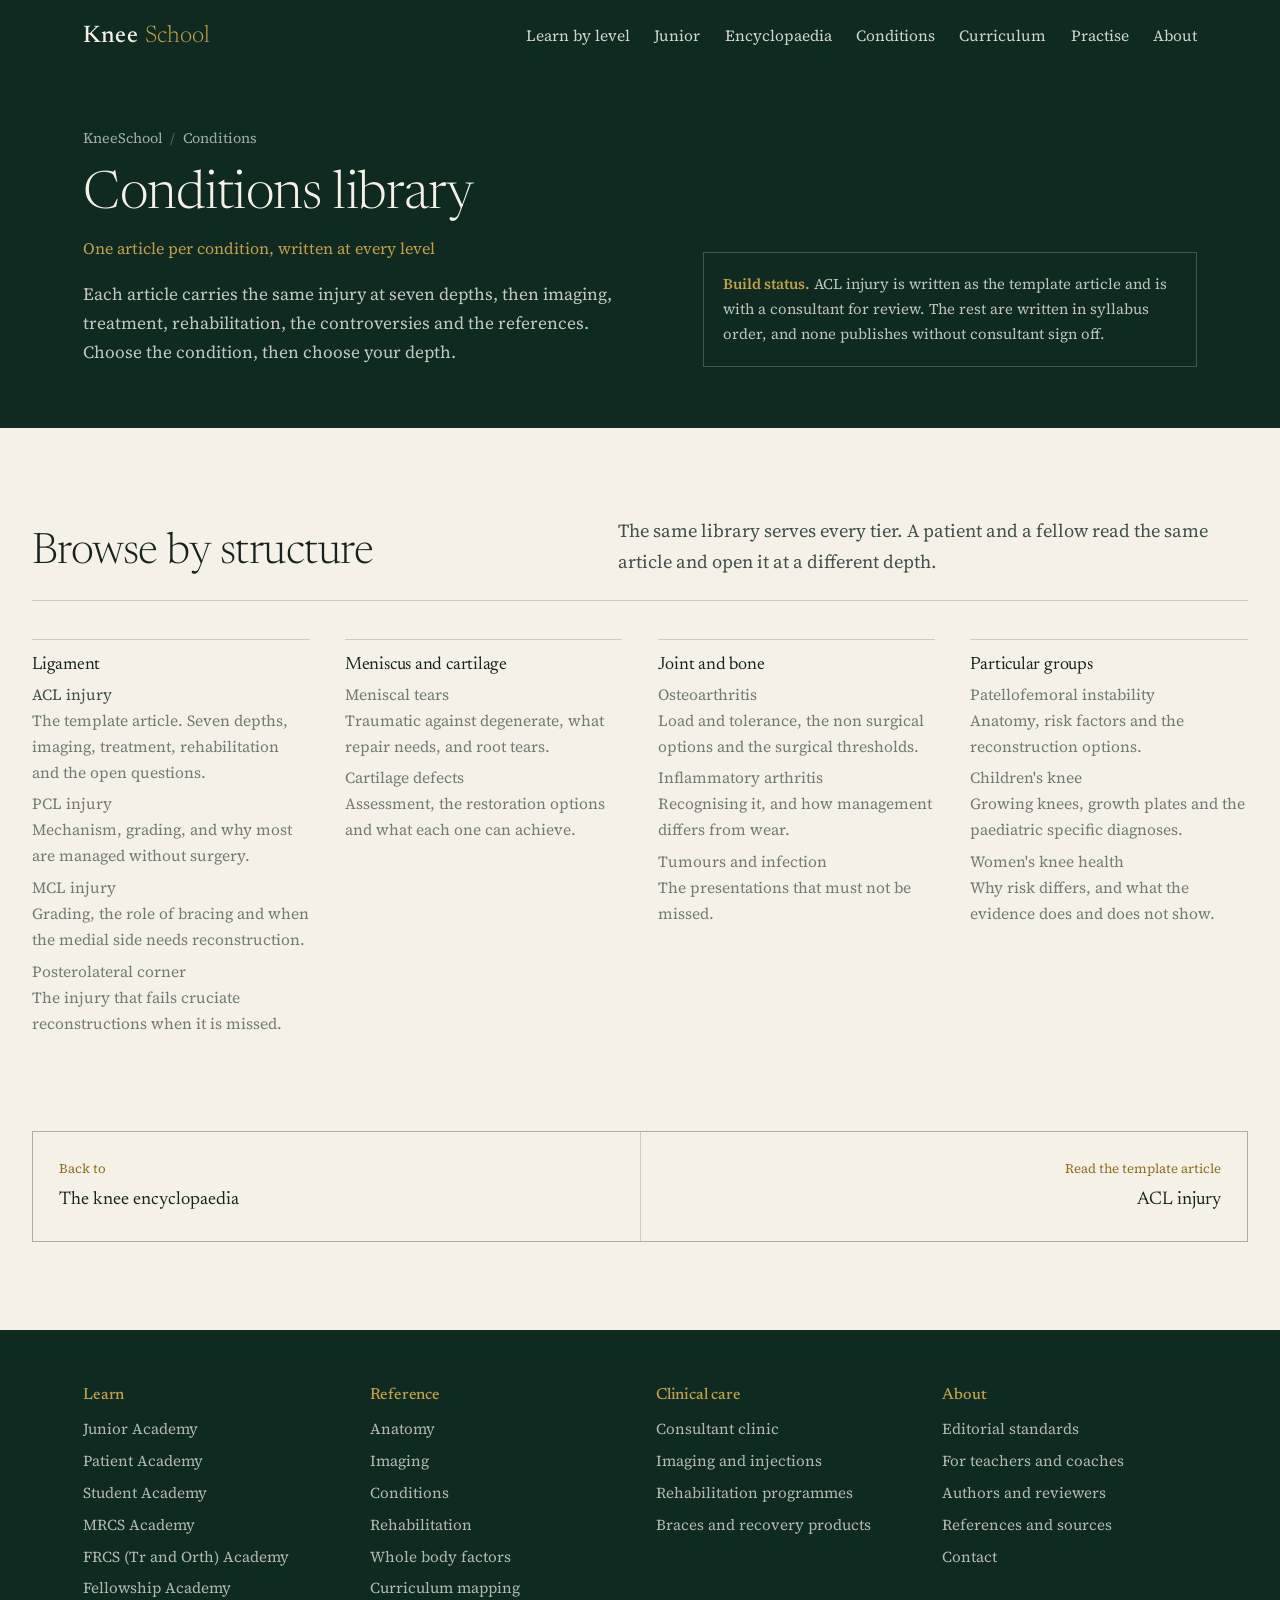
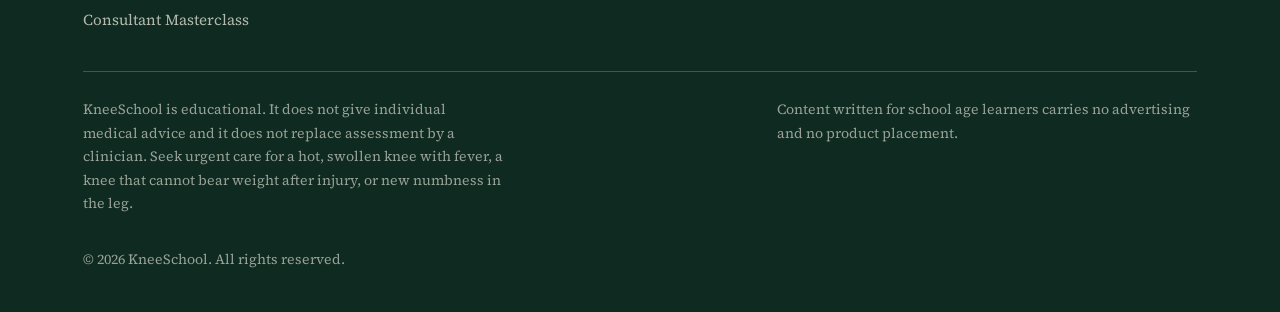
<file: conditions/index.html>
<!DOCTYPE html>
<html lang="en-GB">
<head>
<meta charset="utf-8">
<meta name="viewport" content="width=device-width, initial-scale=1, viewport-fit=cover">
<title>Conditions library | KneeSchool</title>
<meta name="description" content="Every knee condition explained at seven depths, from school age to consultant, with imaging, treatment and the open questions.">
<meta name="theme-color" content="#0E2A21">
<link rel="preconnect" href="https://fonts.googleapis.com">
<link rel="preconnect" href="https://fonts.gstatic.com" crossorigin>
<link href="https://fonts.googleapis.com/css2?family=Newsreader:ital,opsz,wght@0,6..72,300;0,6..72,400;0,6..72,500;1,6..72,300&family=Source+Serif+4:opsz,wght@8..60,300;8..60,400;8..60,600&display=swap" rel="stylesheet">
<link rel="stylesheet" href="../assets/styles.css">
</head>
<body>
<header class="site-head">
  <div class="wrap head-in">
    <a class="brand" href="../index.html"><b>Knee</b><span>School</span></a>
    <input class="nav-toggle" type="checkbox" id="navtoggle" aria-label="Show navigation">
    <label class="burger" for="navtoggle">Menu</label>
    <nav class="nav" aria-label="Main">
      <ul>
        <li><a href="../index.html#levels">Learn by level</a></li>
        <li><a href="../levels/junior.html">Junior</a></li>
        <li><a href="../index.html#encyclopaedia">Encyclopaedia</a></li>
        <li><a href="../conditions/index.html">Conditions</a></li>
        <li><a href="../index.html#curriculum">Curriculum</a></li>
        <li><a href="../index.html#tools">Practise</a></li>
        <li><a href="../index.html#about">About</a></li>
      </ul>
    </nav>
  </div>
</header>

<main id="top">

  <section class="page-hero">
    <div class="wrap">
      <p class="crumb"><a href="../index.html">KneeSchool</a><span>/</span>Conditions</p>
      <div class="hero-split">
        <div>
          <h1>Conditions library</h1>
          <p class="who">One article per condition, written at every level</p>
          <p class="lede">Each article carries the same injury at seven depths, then imaging, treatment, rehabilitation, the controversies and the references. Choose the condition, then choose your depth.</p>
        </div>
        <div>
          <div class="status">
            <b>Build status.</b> ACL injury is written as the template article and is with a consultant for review. The rest are written in syllabus order, and none publishes without consultant sign off.
          </div>
        </div>
      </div>
    </div>
  </section>

  <section class="band wrap">
    <div class="sec-head">
      <h2>Browse by structure</h2>
      <p class="lede">The same library serves every tier. A patient and a fellow read the same article and open it at a different depth.</p>
    </div>
    <div class="topics">
        <div class="topic">
          <h3>Ligament</h3>
          <ul>
            <li><a href="acl.html">ACL injury</a><br><span class="soon">The template article. Seven depths, imaging, treatment, rehabilitation and the open questions.</span></li>
            <li><span class="soon">PCL injury</span><br><span class="soon">Mechanism, grading, and why most are managed without surgery.</span></li>
            <li><span class="soon">MCL injury</span><br><span class="soon">Grading, the role of bracing and when the medial side needs reconstruction.</span></li>
            <li><span class="soon">Posterolateral corner</span><br><span class="soon">The injury that fails cruciate reconstructions when it is missed.</span></li>
          </ul>
        </div>
        <div class="topic">
          <h3>Meniscus and cartilage</h3>
          <ul>
            <li><span class="soon">Meniscal tears</span><br><span class="soon">Traumatic against degenerate, what repair needs, and root tears.</span></li>
            <li><span class="soon">Cartilage defects</span><br><span class="soon">Assessment, the restoration options and what each one can achieve.</span></li>
          </ul>
        </div>
        <div class="topic">
          <h3>Joint and bone</h3>
          <ul>
            <li><span class="soon">Osteoarthritis</span><br><span class="soon">Load and tolerance, the non surgical options and the surgical thresholds.</span></li>
            <li><span class="soon">Inflammatory arthritis</span><br><span class="soon">Recognising it, and how management differs from wear.</span></li>
            <li><span class="soon">Tumours and infection</span><br><span class="soon">The presentations that must not be missed.</span></li>
          </ul>
        </div>
        <div class="topic">
          <h3>Particular groups</h3>
          <ul>
            <li><span class="soon">Patellofemoral instability</span><br><span class="soon">Anatomy, risk factors and the reconstruction options.</span></li>
            <li><span class="soon">Children's knee</span><br><span class="soon">Growing knees, growth plates and the paediatric specific diagnoses.</span></li>
            <li><span class="soon">Women's knee health</span><br><span class="soon">Why risk differs, and what the evidence does and does not show.</span></li>
          </ul>
        </div>
    </div>
  </section>

  <section class="band wrap" style="padding-top:0">
    <div class="adjacent">
      <a href="../index.html#encyclopaedia"><span class="dir">Back to</span><span class="name">The knee encyclopaedia</span></a>
      <a class="next" href="acl.html"><span class="dir">Read the template article</span><span class="name">ACL injury</span></a>
    </div>
  </section>

</main>

<footer class="site-foot" id="about">
  <div class="wrap">
    <div class="foot-grid">
      <div>
        <h3>Learn</h3>
        <ul>
          <li><a href="../levels/junior.html">Junior Academy</a></li>
          <li><a href="../levels/patient.html">Patient Academy</a></li>
          <li><a href="../levels/student.html">Student Academy</a></li>
          <li><a href="../levels/mrcs.html">MRCS Academy</a></li>
          <li><a href="../levels/frcs.html">FRCS (Tr and Orth) Academy</a></li>
          <li><a href="../levels/fellowship.html">Fellowship Academy</a></li>
          <li><a href="../levels/consultant.html">Consultant Masterclass</a></li>
        </ul>
      </div>
      <div>
        <h3>Reference</h3>
        <ul>
          <li><a href="../index.html#encyclopaedia">Anatomy</a></li>
          <li><a href="../index.html#encyclopaedia">Imaging</a></li>
          <li><a href="../conditions/index.html">Conditions</a></li>
          <li><a href="../index.html#encyclopaedia">Rehabilitation</a></li>
          <li><a href="../index.html#whole">Whole body factors</a></li>
          <li><a href="../index.html#curriculum">Curriculum mapping</a></li>
        </ul>
      </div>
      <div>
        <h3>Clinical care</h3>
        <ul>
          <li><a href="https://www.chinmaygupte.com/">Consultant clinic</a></li>
          <li><a href="#">Imaging and injections</a></li>
          <li><a href="#">Rehabilitation programmes</a></li>
          <li><a href="#">Braces and recovery products</a></li>
        </ul>
      </div>
      <div>
        <h3>About</h3>
        <ul>
          <li><a href="../index.html#standards">Editorial standards</a></li>
          <li><a href="../levels/junior.html">For teachers and coaches</a></li>
          <li><a href="#">Authors and reviewers</a></li>
          <li><a href="#">References and sources</a></li>
          <li><a href="#">Contact</a></li>
        </ul>
      </div>
    </div>
    <div class="legal">
      <p>KneeSchool is educational. It does not give individual medical advice and it does not replace assessment by a clinician. Seek urgent care for a hot, swollen knee with fever, a knee that cannot bear weight after injury, or new numbness in the leg.</p>
      <p>Content written for school age learners carries no advertising and no product placement.</p>
      <p>&copy; 2026 KneeSchool. All rights reserved.</p>
    </div>
  </div>
</footer>

</body>
</html>
</file>
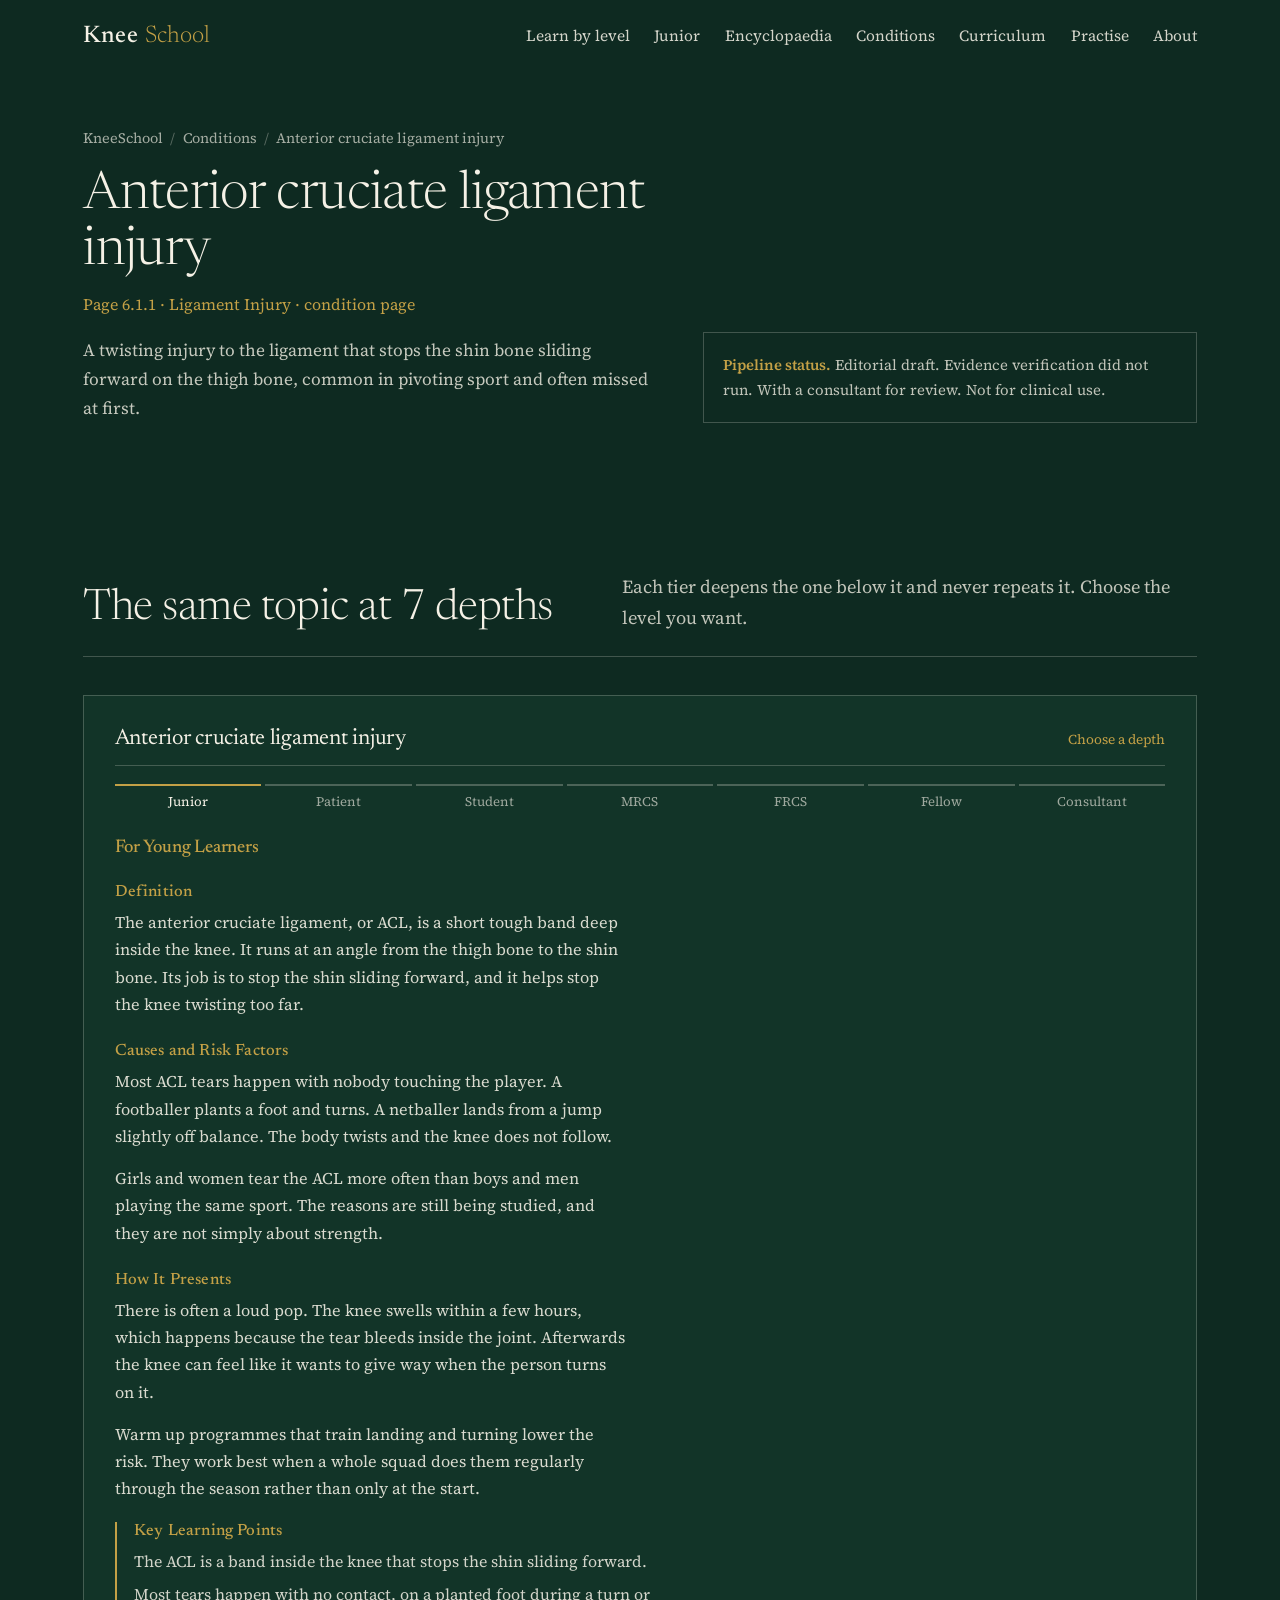
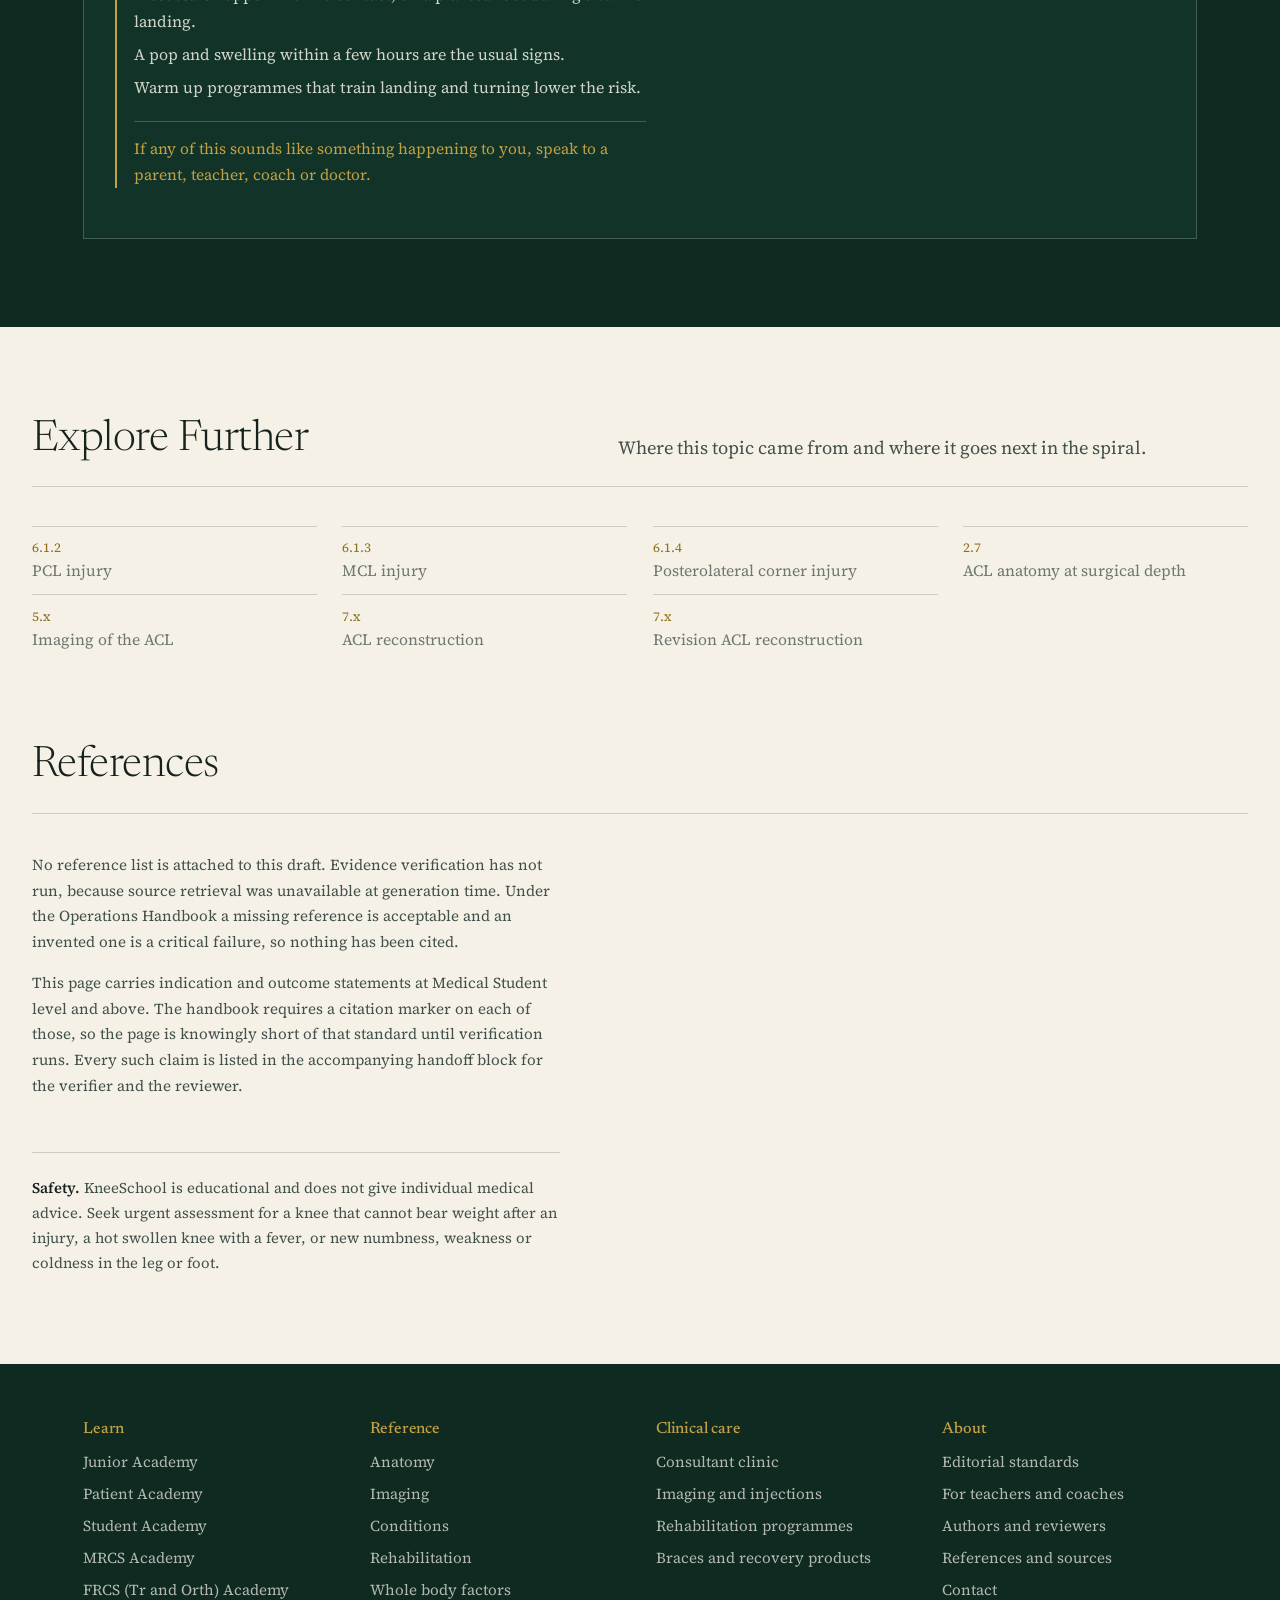
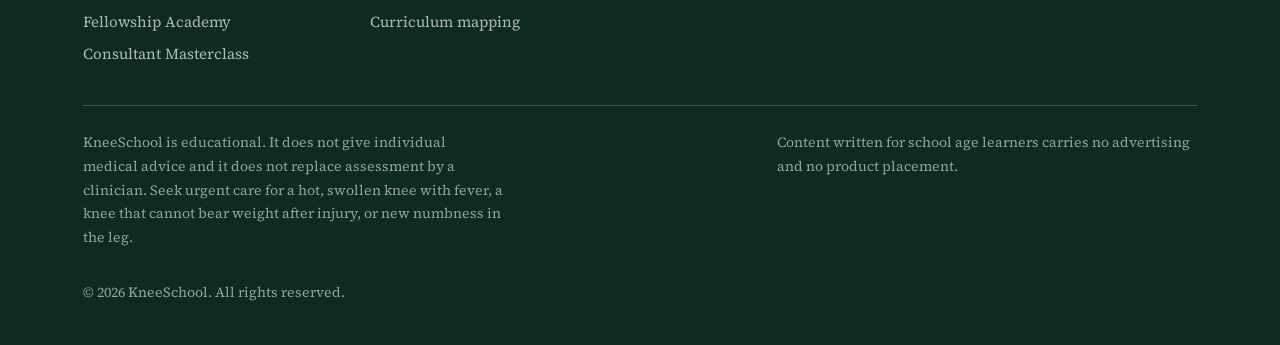
<file: conditions/acl.html>
<!DOCTYPE html>
<html lang="en-GB">
<head>
<meta charset="utf-8">
<meta name="viewport" content="width=device-width, initial-scale=1, viewport-fit=cover">
<title>Anterior cruciate ligament injury | KneeSchool</title>
<meta name="description" content="A twisting injury to the ligament that stops the shin bone sliding forward on the thigh bone, common in pivoting sport and often missed at first.">
<meta name="theme-color" content="#0E2A21">
<link rel="preconnect" href="https://fonts.googleapis.com">
<link rel="preconnect" href="https://fonts.gstatic.com" crossorigin>
<link href="https://fonts.googleapis.com/css2?family=Newsreader:ital,opsz,wght@0,6..72,300;0,6..72,400;0,6..72,500;1,6..72,300&family=Source+Serif+4:opsz,wght@8..60,300;8..60,400;8..60,600&display=swap" rel="stylesheet">
<link rel="stylesheet" href="../assets/styles.css">
</head>
<body>
<style>
.dial-tabs{grid-template-columns:repeat(7,1fr)}
#t0:checked ~ .dial-tabs label[for=t0]{color:var(--ivory);border-top-color:var(--gold)}
#t0:checked ~ .dial-body .p0{display:block}
#t0:focus-visible ~ .dial-tabs label[for=t0]{outline:2px solid var(--gold);outline-offset:2px}
#t1:checked ~ .dial-tabs label[for=t1]{color:var(--ivory);border-top-color:var(--gold)}
#t1:checked ~ .dial-body .p1{display:block}
#t1:focus-visible ~ .dial-tabs label[for=t1]{outline:2px solid var(--gold);outline-offset:2px}
#t2:checked ~ .dial-tabs label[for=t2]{color:var(--ivory);border-top-color:var(--gold)}
#t2:checked ~ .dial-body .p2{display:block}
#t2:focus-visible ~ .dial-tabs label[for=t2]{outline:2px solid var(--gold);outline-offset:2px}
#t3:checked ~ .dial-tabs label[for=t3]{color:var(--ivory);border-top-color:var(--gold)}
#t3:checked ~ .dial-body .p3{display:block}
#t3:focus-visible ~ .dial-tabs label[for=t3]{outline:2px solid var(--gold);outline-offset:2px}
#t4:checked ~ .dial-tabs label[for=t4]{color:var(--ivory);border-top-color:var(--gold)}
#t4:checked ~ .dial-body .p4{display:block}
#t4:focus-visible ~ .dial-tabs label[for=t4]{outline:2px solid var(--gold);outline-offset:2px}
#t5:checked ~ .dial-tabs label[for=t5]{color:var(--ivory);border-top-color:var(--gold)}
#t5:checked ~ .dial-body .p5{display:block}
#t5:focus-visible ~ .dial-tabs label[for=t5]{outline:2px solid var(--gold);outline-offset:2px}
#t6:checked ~ .dial-tabs label[for=t6]{color:var(--ivory);border-top-color:var(--gold)}
#t6:checked ~ .dial-body .p6{display:block}
#t6:focus-visible ~ .dial-tabs label[for=t6]{outline:2px solid var(--gold);outline-offset:2px}
</style>
<header class="site-head">
  <div class="wrap head-in">
    <a class="brand" href="../index.html"><b>Knee</b><span>School</span></a>
    <input class="nav-toggle" type="checkbox" id="navtoggle" aria-label="Show navigation">
    <label class="burger" for="navtoggle">Menu</label>
    <nav class="nav" aria-label="Main">
      <ul>
        <li><a href="../index.html#levels">Learn by level</a></li>
        <li><a href="../levels/junior.html">Junior</a></li>
        <li><a href="../index.html#encyclopaedia">Encyclopaedia</a></li>
        <li><a href="../conditions/index.html">Conditions</a></li>
        <li><a href="../index.html#curriculum">Curriculum</a></li>
        <li><a href="../index.html#tools">Practise</a></li>
        <li><a href="../index.html#about">About</a></li>
      </ul>
    </nav>
  </div>
</header>

<main id="top">

  <section class="page-hero">
    <div class="wrap">
      <p class="crumb"><a href="../index.html">KneeSchool</a><span>/</span><a href="index.html">Conditions</a><span>/</span>Anterior cruciate ligament injury</p>
      <div class="hero-split">
        <div>
          <h1>Anterior cruciate ligament injury</h1>
          <p class="who">Page 6.1.1 &middot; Ligament Injury &middot; condition page</p>
          <p class="lede">A twisting injury to the ligament that stops the shin bone sliding forward on the thigh bone, common in pivoting sport and often missed at first.</p>
        </div>
        <div>
          <div class="status"><b>Pipeline status.</b> Editorial draft. Evidence verification did not run. With a consultant for review. Not for clinical use.</div>
        </div>
      </div>
    </div>
  </section>

  <section class="band dark">
    <div class="wrap">
      <div class="sec-head">
        <h2>The same topic at 7 depths</h2>
        <p class="lede">Each tier deepens the one below it and never repeats it. Choose the level you want.</p>
      </div>
      <div class="dial dial-article">
        <div class="dial-head">
          <h2>Anterior cruciate ligament injury</h2>
          <small>Choose a depth</small>
        </div>
        <input type="radio" name="depth" id="t0" checked>
        <input type="radio" name="depth" id="t1">
        <input type="radio" name="depth" id="t2">
        <input type="radio" name="depth" id="t3">
        <input type="radio" name="depth" id="t4">
        <input type="radio" name="depth" id="t5">
        <input type="radio" name="depth" id="t6">
        <div class="dial-tabs">
          <label for="t0">Junior</label>
          <label for="t1">Patient</label>
          <label for="t2">Student</label>
          <label for="t3">MRCS</label>
          <label for="t4">FRCS</label>
          <label for="t5">Fellow</label>
          <label for="t6">Consultant</label>
        </div>
        <div class="dial-body">
          <div class="dial-panel p0">
            <h3>For Young Learners</h3>
            <h4>Definition</h4>
            <p>The anterior cruciate ligament, or ACL, is a short tough band deep inside the knee. It runs at an angle from the thigh bone to the shin bone. Its job is to stop the shin sliding forward, and it helps stop the knee twisting too far.</p>
            <h4>Causes and Risk Factors</h4>
            <p>Most ACL tears happen with nobody touching the player. A footballer plants a foot and turns. A netballer lands from a jump slightly off balance. The body twists and the knee does not follow.</p>
            <p>Girls and women tear the ACL more often than boys and men playing the same sport. The reasons are still being studied, and they are not simply about strength.</p>
            <h4>How It Presents</h4>
            <p>There is often a loud pop. The knee swells within a few hours, which happens because the tear bleeds inside the joint. Afterwards the knee can feel like it wants to give way when the person turns on it.</p>
            <p>Warm up programmes that train landing and turning lower the risk. They work best when a whole squad does them regularly through the season rather than only at the start.</p>
            <div class="klp">
              <h4>Key Learning Points</h4>
              <ul><li>The ACL is a band inside the knee that stops the shin sliding forward.</li><li>Most tears happen with no contact, on a planted foot during a turn or landing.</li><li>A pop and swelling within a few hours are the usual signs.</li><li>Warm up programmes that train landing and turning lower the risk.</li></ul>
              <p class="closer">If any of this sounds like something happening to you, speak to a parent, teacher, coach or doctor.</p>
            </div>
          </div>
          <div class="dial-panel p1">
            <h3>For Patients</h3>
            <h4>Definition</h4>
            <p>The anterior cruciate ligament (ACL) is a strong cord inside the knee joint. It is the main restraint stopping the shin bone sliding forward on the thigh bone, and it helps control rotation when you turn.</p>
            <h4>How It Presents</h4>
            <p>A tear usually happens in a twisting movement rather than a collision. People describe a pop, swelling within a few hours, and later a knee that feels unreliable when they change direction.</p>
            <p>Walking in a straight line is often comfortable quite early. That is one reason some tears are missed at first.</p>
            <h4>Investigations and Imaging</h4>
            <p>A clinician examines the knee first. An x-ray looks for a fracture rather than for the ligament itself. An MRI scan confirms the tear and, more usefully, shows what else was injured at the same time.</p>
            <h4>Management Overview</h4>
            <p>Not every tear needs an operation. The decision rests on how unstable the knee feels, what you need it to do, and whether anything else inside the joint was injured too.</p>
            <p>Someone whose knee gives way during pivoting sport is in a different position from someone whose knee is steady during daily activity. Surgery replaces the torn ligament with a graft rather than stitching it back together.</p>
            <h4>Rehabilitation Outline</h4>
            <p>Recovery is measured in months rather than weeks, whichever route is taken. Rehabilitation matters as much as any operation, and it is the part you control. Returning to sport is judged on what the knee can do rather than on the calendar.</p>
            <div class="klp">
              <h4>Key Learning Points</h4>
              <ul><li>The ACL stops the shin bone sliding forward and helps control rotation.</li><li>Most tears are twisting injuries without contact.</li><li>A comfortable walk does not rule out a tear.</li><li>Whether to operate depends on instability and demand, not on the scan alone.</li><li>Recovery takes months, and rehabilitation drives the result.</li></ul>
            </div>
            <div class="faq">
              <h4>Frequently Asked Questions</h4>
              <p><b>Q.</b> Does a torn ACL always need surgery? No. Many people manage well with a structured rehabilitation programme, particularly if the knee stays steady during the activities they need.</p>
              <p><b>Q.</b> Will the ligament heal on its own? A completely torn ACL usually does not heal back to its original strength, which is why reconstruction uses a graft rather than repair.</p>
              <p><b>Q.</b> How soon would an operation happen? Usually not immediately. Operating on a stiff, swollen knee raises the risk of stiffness afterwards, so the swelling is settled and movement restored first.</p>
              <p><b>Q.</b> Can I damage the knee further by waiting? Repeated episodes of giving way can injure the meniscus and the cartilage, which is one reason instability is taken seriously.</p>
              <p>If your knee cannot take your weight after an injury, if it is hot and swollen with a fever, or if you develop new numbness or coldness in the foot, arrange urgent assessment.</p>
            </div>
          </div>
          <div class="dial-panel p2">
            <h3>For Medical Students</h3>
            <h4>Definition</h4>
            <p>The ACL is an intracapsular, extrasynovial ligament running from the posteromedial aspect of the lateral femoral condyle to the anterior intercondylar area of the tibia. It carries two functional bundles, anteromedial and posterolateral, named for their tibial insertions.</p>
            <p>It is the primary restraint to anterior tibial translation and a secondary restraint to internal rotation.</p>
            <h4>Causes and Risk Factors</h4>
            <p>The classical mechanism is non contact: deceleration or landing with the knee near extension, valgus and internal rotation of the tibia. Female sex, previous injury, neuromuscular control and anatomical factors including tibial slope are recognised contributors.</p>
            <h4>How It Presents</h4>
            <p>An audible pop, immediate loss of confidence in the knee, and a haemarthrosis developing over the first few hours. Later the complaint is rotatory instability on pivoting rather than pain.</p>
            <h4>Examination</h4>
            <p>Lachman is performed at about twenty to thirty degrees of flexion and is the most sensitive clinical test. The anterior drawer at ninety degrees is less sensitive, particularly in the acute knee where hamstring guarding masks translation. The pivot shift reproduces the rotatory instability patients describe.</p>
            <div class="klp">
              <h4>Key Learning Points</h4>
              <ul><li>The ACL runs from the lateral femoral condyle to the anterior intercondylar area.</li><li>It has anteromedial and posterolateral bundles tightening at different flexion angles.</li><li>It is the primary restraint to anterior tibial translation.</li><li>The classical mechanism is non contact deceleration or landing.</li><li>Lachman is the most sensitive clinical test.</li></ul>
            </div>
          </div>
          <div class="dial-panel p3">
            <h3>MRCS Level</h3>
            <h4>Examination</h4>
            <p>Examine the whole knee, because the associated injuries change the management. Assess the collaterals, the posterolateral corner and the extensor mechanism. Guarding limits the acute examination, and assessment under anaesthetic is sometimes required before a plan can be made.</p>
            <h4>Investigations and Imaging</h4>
            <p>On plain radiographs look for a Segond fracture, an avulsion of the lateral tibial rim, which implies a cruciate rupture until proven otherwise. In a skeletally immature patient look for a tibial spine avulsion rather than a midsubstance tear. A deep lateral femoral notch sign is a further indirect clue.</p>
            <p>MRI confirms the tear and grades the associated injury: lateral compartment bone bruising, meniscal tears including ramp lesions of the posteromedial meniscocapsular junction, chondral damage, and collateral or corner injury.</p>
            <h4>Management Overview</h4>
            <p>The immediate priorities are to exclude a knee dislocation with vascular injury, to restore range of movement, and to settle the effusion. Definitive management follows once the knee is quiet and the whole injury pattern is understood.</p>
            <div class="klp">
              <h4>Key Learning Points</h4>
              <ul><li>A Segond fracture implies a cruciate rupture until proven otherwise.</li><li>In the skeletally immature knee look for a tibial spine avulsion.</li><li>Read the whole MRI, because associated injury drives management.</li><li>Restore movement and settle the effusion before definitive surgery.</li></ul>
            </div>
          </div>
          <div class="dial-panel p4">
            <h3>FRCS Level</h3>
            <h4>Management Overview</h4>
            <p>Reconstruct on instability and demand rather than on the scan. The clear indication is a patient whose knee gives way during the activities they need and who has failed or declined a structured rehabilitation programme.</p>
            <p>Graft choice trades re rupture risk against donor site morbidity and is age dependent. Hamstring autograft, bone patellar tendon bone autograft and quadriceps tendon autograft each have a defensible case. Allograft in a young pivoting athlete carries a higher failure rate.</p>
            <h4>Complications and Prognosis</h4>
            <p>Arthrofibrosis is associated with operating on a stiff, swollen knee with poor quadriceps control. Graft failure, donor site pain, and persistent rotatory laxity are the recognised early concerns.</p>
            <p>Failure modes worth knowing for a viva: non anatomic tunnel placement, missed posterolateral corner injury, unaddressed ramp lesion or meniscal deficiency, increased posterior tibial slope, and return to sport before criteria are met.</p>
            <h4>Controversies and Evidence</h4>
            <p>The case for adding a lateral extra articular procedure in selected high risk patients is now reasonably strong, and its role in routine primary reconstruction is not settled.</p>
            <div class="klp">
              <h4>Key Learning Points</h4>
              <ul><li>The indication is instability and demand, not the appearance of the scan.</li><li>Graft choice is a trade between re rupture risk and donor site morbidity.</li><li>Allograft in a young pivoting athlete fails more often.</li><li>Operate on a quiet knee to reduce the risk of arthrofibrosis.</li><li>Know the failure modes; examiners ask for them by name.</li></ul>
            </div>
          </div>
          <div class="dial-panel p5">
            <h3>Fellowship Level</h3>
            <h4>Management Overview</h4>
            <p>Revision starts with why the first reconstruction failed. Separate a traumatic re injury from a knee that was never stable. Obtain long leg alignment views, a true lateral to assess posterior tibial slope, and computed tomography for tunnel position and diameter.</p>
            <p>Tunnel management decides whether this is one operation or two. Acceptably placed tunnels of modest diameter allow a single stage revision. Confluent, widened or badly malpositioned tunnels need bone grafting and a staged approach, with the interval set by graft incorporation rather than a fixed number of months.</p>
            <h4>Complications and Prognosis</h4>
            <p>Treat the knee rather than the ligament. Meniscal deficiency, uncorrected coronal malalignment and increased posterior tibial slope each load a revision graft, and leaving them is a common route to a second failure.</p>
            <p>Revision outcomes sit below primary outcomes for return to sport and for patient reported scores. Counsel the patient before the operation rather than after it.</p>
            <h4>Controversies and Evidence</h4>
            <p>Slope reducing anterior closing wedge osteotomy has a place in the revision knee with a markedly increased slope. The threshold that justifies the additional operation is not agreed.</p>
            <div class="klp">
              <h4>Key Learning Points</h4>
              <ul><li>Establish the mode of failure before planning a revision.</li><li>Tunnel position and diameter decide single stage against staged revision.</li><li>Address meniscal deficiency, alignment and slope, or expect a second failure.</li><li>Revision outcomes are poorer than primary outcomes, and patients should hear that first.</li></ul>
            </div>
          </div>
          <div class="dial-panel p6">
            <h3>Consultant Perspective</h3>
            <h4>Controversies and Evidence</h4>
            <p>Repair has returned to the conversation for proximal avulsion tears with good tissue quality, helped by better patient selection and augmentation. Whether it holds against reconstruction in young pivoting athletes over the medium term is open, and the early series are not yet long enough to answer it.</p>
            <p>Slope is the argument that has moved furthest in the last decade. There is broad agreement that increased posterior tibial slope loads the graft. There is no agreement on the threshold at which correction becomes worth the additional operation, nor on whether it belongs in a primary reconstruction for a high risk patient.</p>
            <p>Criterion based return to sport testing is widely used and weakly evidenced. The batteries are intuitively right and their effect on re rupture rates in adolescents is not established. Time based clearance alone is inadequate, which is the part everyone agrees on.</p>
            <p>Registry data has become good enough to shape graft choice across a population while remaining a blunt instrument for the individual in clinic. The useful question for a department is whether its own outcomes match the registry, and whether anyone is checking.</p>
            <div class="klp">
              <h4>Key Learning Points</h4>
              <ul><li>Repair in proximal avulsion is promising and unproven over the medium term.</li><li>Slope is agreed to matter and the correction threshold is not agreed.</li><li>Return to sport batteries are widely used and weakly evidenced.</li><li>Registry data guides populations better than it guides individuals.</li></ul>
            </div>
          </div>
        </div>
      </div>
    </div>
  </section>

  <section class="band wrap">
    <div class="sec-head">
      <h2>Explore Further</h2>
      <p class="lede">Where this topic came from and where it goes next in the spiral.</p>
    </div>
    <ul class="explore">
        <li><span class="pid">6.1.2</span><span class="pending">PCL injury</span></li>
        <li><span class="pid">6.1.3</span><span class="pending">MCL injury</span></li>
        <li><span class="pid">6.1.4</span><span class="pending">Posterolateral corner injury</span></li>
        <li><span class="pid">2.7</span><span class="pending">ACL anatomy at surgical depth</span></li>
        <li><span class="pid">5.x</span><span class="pending">Imaging of the ACL</span></li>
        <li><span class="pid">7.x</span><span class="pending">ACL reconstruction</span></li>
        <li><span class="pid">7.x</span><span class="pending">Revision ACL reconstruction</span></li>
    </ul>
  </section>

  <section class="band wrap" style="padding-top:0">
    <div class="sec-head">
      <h2>References</h2>
    </div>
    <div class="prose refs">
      <p>No reference list is attached to this draft. Evidence verification has not run, because source retrieval was unavailable at generation time. Under the Operations Handbook a missing reference is acceptable and an invented one is a critical failure, so nothing has been cited.</p>
      <p>This page carries indication and outcome statements at Medical Student level and above. The handbook requires a citation marker on each of those, so the page is knowingly short of that standard until verification runs. Every such claim is listed in the accompanying handoff block for the verifier and the reviewer.</p>
    </div>
    <p class="safety"><b>Safety.</b> KneeSchool is educational and does not give individual medical advice. Seek urgent assessment for a knee that cannot bear weight after an injury, a hot swollen knee with a fever, or new numbness, weakness or coldness in the leg or foot.</p>
  </section>

</main>

<footer class="site-foot" id="about">
  <div class="wrap">
    <div class="foot-grid">
      <div>
        <h3>Learn</h3>
        <ul>
          <li><a href="../levels/junior.html">Junior Academy</a></li>
          <li><a href="../levels/patient.html">Patient Academy</a></li>
          <li><a href="../levels/student.html">Student Academy</a></li>
          <li><a href="../levels/mrcs.html">MRCS Academy</a></li>
          <li><a href="../levels/frcs.html">FRCS (Tr and Orth) Academy</a></li>
          <li><a href="../levels/fellowship.html">Fellowship Academy</a></li>
          <li><a href="../levels/consultant.html">Consultant Masterclass</a></li>
        </ul>
      </div>
      <div>
        <h3>Reference</h3>
        <ul>
          <li><a href="../index.html#encyclopaedia">Anatomy</a></li>
          <li><a href="../index.html#encyclopaedia">Imaging</a></li>
          <li><a href="../conditions/index.html">Conditions</a></li>
          <li><a href="../index.html#encyclopaedia">Rehabilitation</a></li>
          <li><a href="../index.html#whole">Whole body factors</a></li>
          <li><a href="../index.html#curriculum">Curriculum mapping</a></li>
        </ul>
      </div>
      <div>
        <h3>Clinical care</h3>
        <ul>
          <li><a href="https://www.chinmaygupte.com/">Consultant clinic</a></li>
          <li><a href="#">Imaging and injections</a></li>
          <li><a href="#">Rehabilitation programmes</a></li>
          <li><a href="#">Braces and recovery products</a></li>
        </ul>
      </div>
      <div>
        <h3>About</h3>
        <ul>
          <li><a href="../index.html#standards">Editorial standards</a></li>
          <li><a href="../levels/junior.html">For teachers and coaches</a></li>
          <li><a href="#">Authors and reviewers</a></li>
          <li><a href="#">References and sources</a></li>
          <li><a href="#">Contact</a></li>
        </ul>
      </div>
    </div>
    <div class="legal">
      <p>KneeSchool is educational. It does not give individual medical advice and it does not replace assessment by a clinician. Seek urgent care for a hot, swollen knee with fever, a knee that cannot bear weight after injury, or new numbness in the leg.</p>
      <p>Content written for school age learners carries no advertising and no product placement.</p>
      <p>&copy; 2026 KneeSchool. All rights reserved.</p>
    </div>
  </div>
</footer>

</body>
</html>
</file>
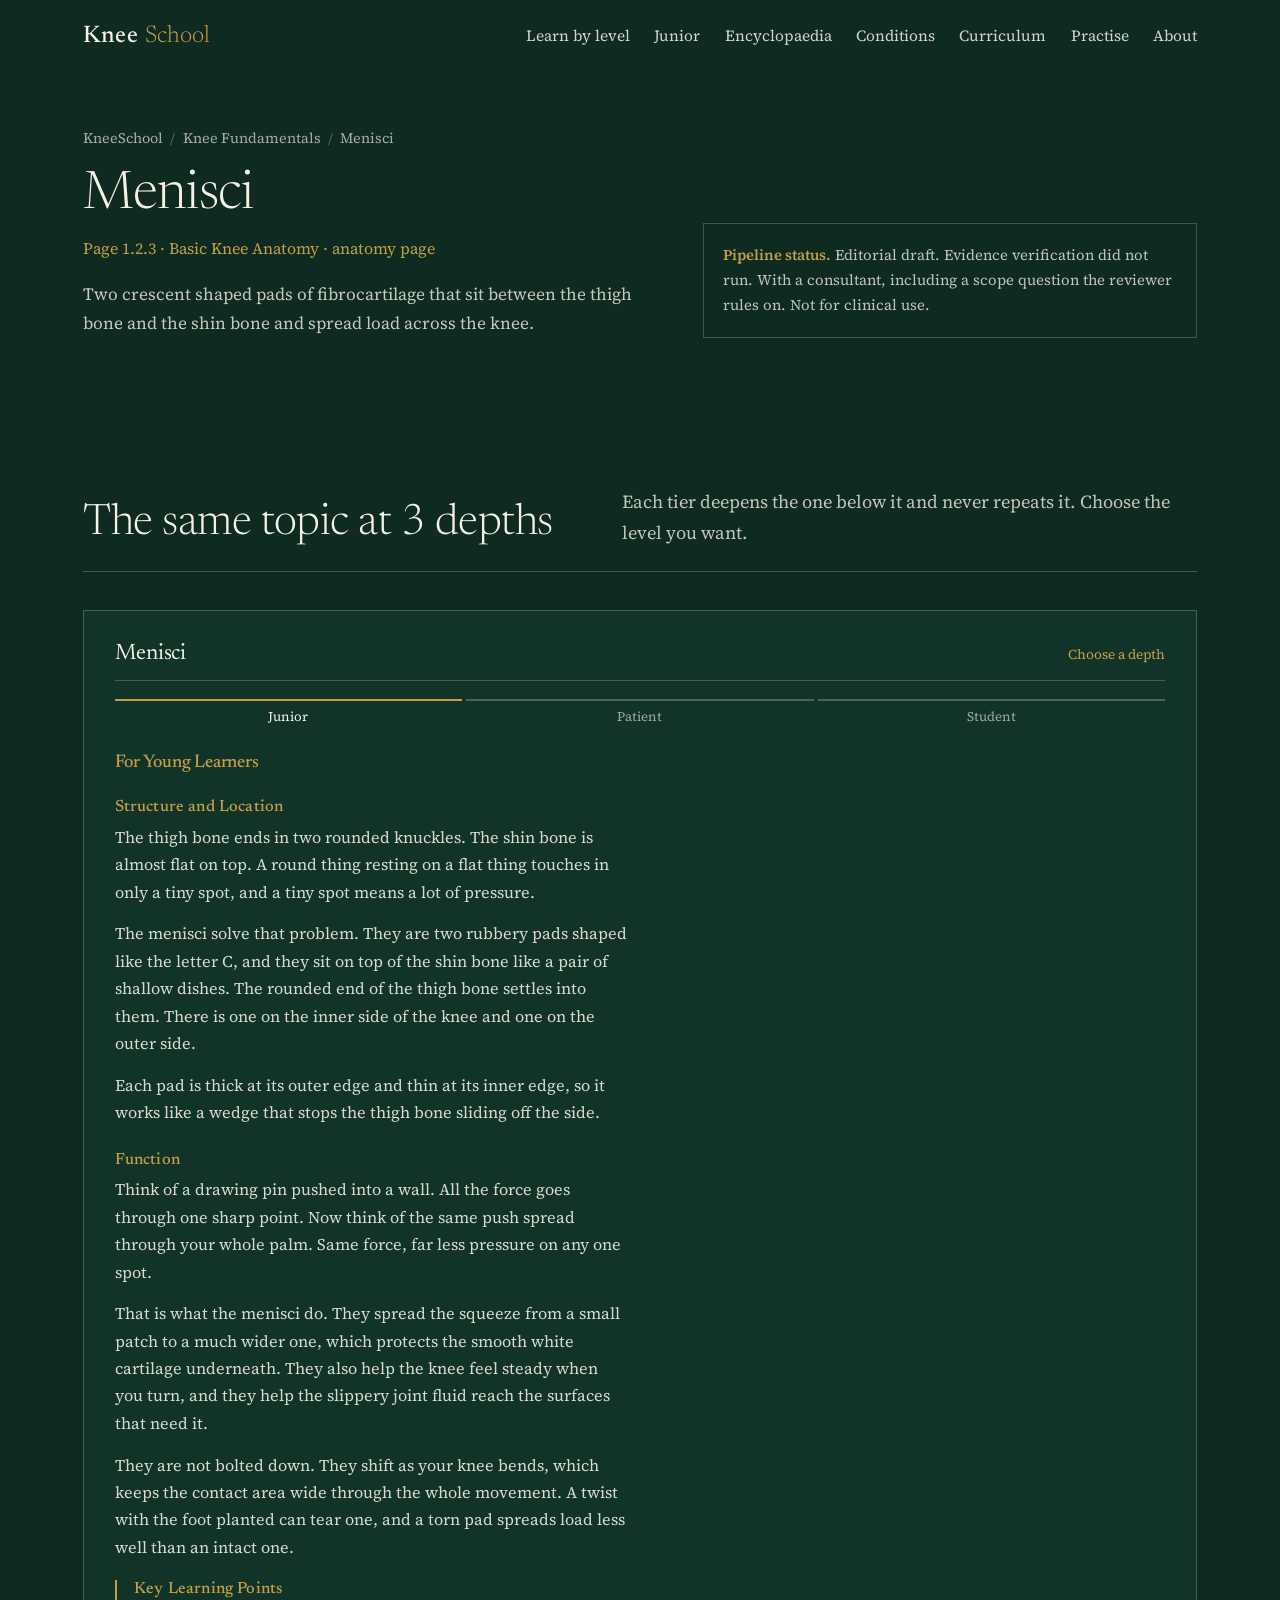
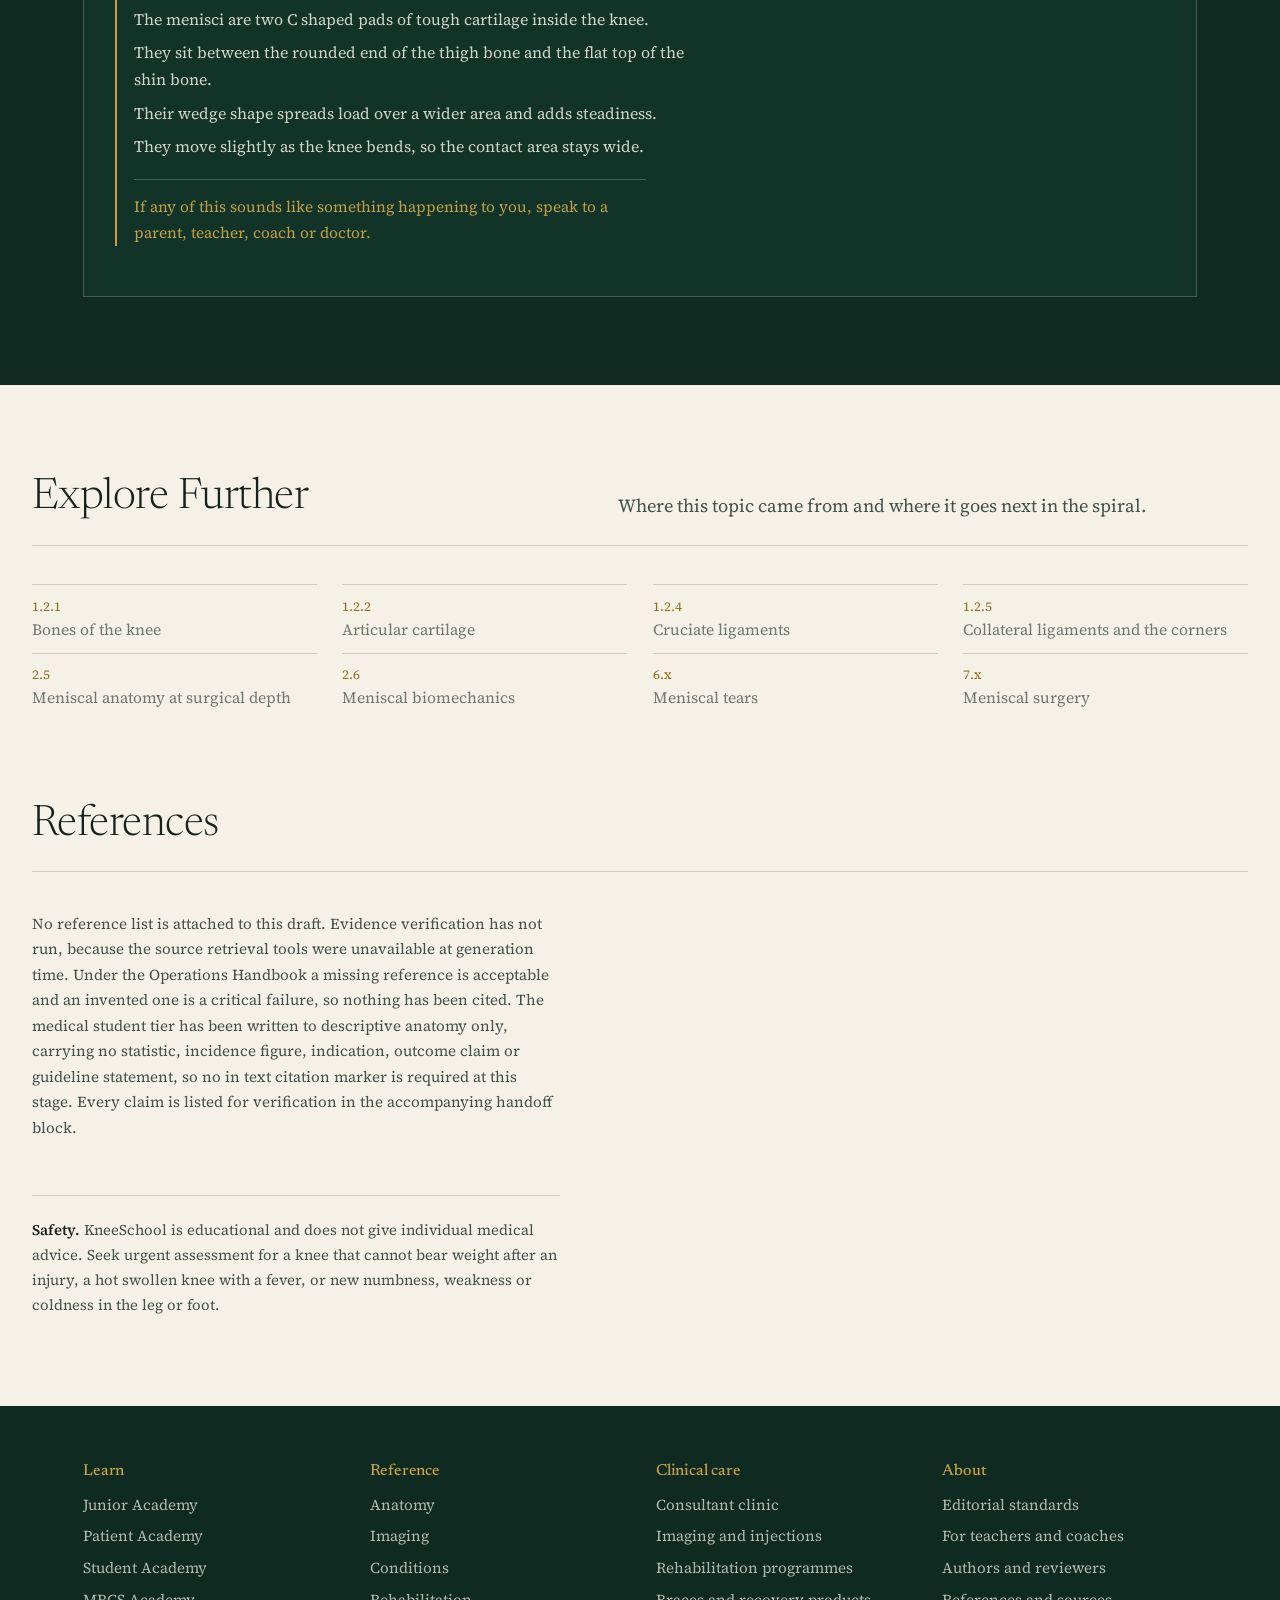
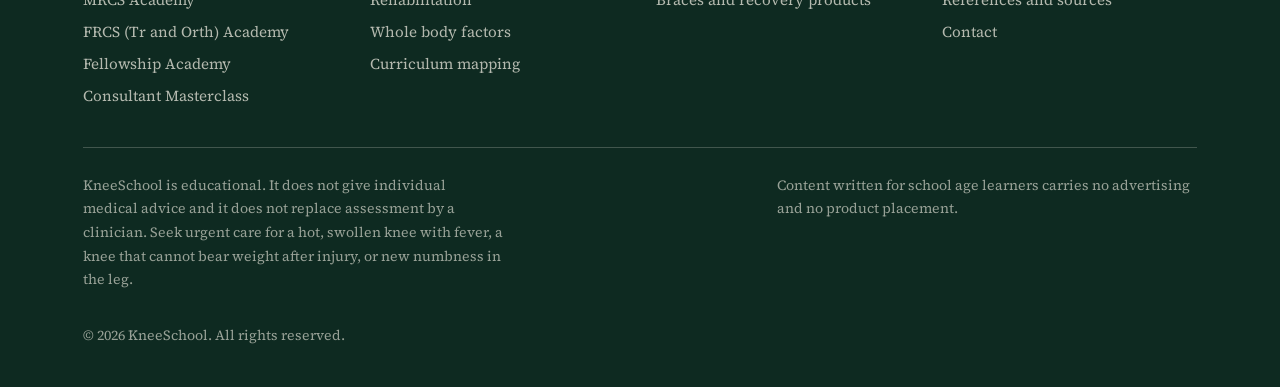
<file: encyclopaedia/menisci.html>
<!DOCTYPE html>
<html lang="en-GB">
<head>
<meta charset="utf-8">
<meta name="viewport" content="width=device-width, initial-scale=1, viewport-fit=cover">
<title>Menisci | KneeSchool</title>
<meta name="description" content="Two crescent shaped pads of fibrocartilage that sit between the thigh bone and the shin bone and spread load across the knee.">
<meta name="theme-color" content="#0E2A21">
<link rel="preconnect" href="https://fonts.googleapis.com">
<link rel="preconnect" href="https://fonts.gstatic.com" crossorigin>
<link href="https://fonts.googleapis.com/css2?family=Newsreader:ital,opsz,wght@0,6..72,300;0,6..72,400;0,6..72,500;1,6..72,300&family=Source+Serif+4:opsz,wght@8..60,300;8..60,400;8..60,600&display=swap" rel="stylesheet">
<link rel="stylesheet" href="../assets/styles.css">
</head>
<body>
<style>
.dial-tabs{grid-template-columns:repeat(3,1fr)}
#t0:checked ~ .dial-tabs label[for=t0]{color:var(--ivory);border-top-color:var(--gold)}
#t0:checked ~ .dial-body .p0{display:block}
#t0:focus-visible ~ .dial-tabs label[for=t0]{outline:2px solid var(--gold);outline-offset:2px}
#t1:checked ~ .dial-tabs label[for=t1]{color:var(--ivory);border-top-color:var(--gold)}
#t1:checked ~ .dial-body .p1{display:block}
#t1:focus-visible ~ .dial-tabs label[for=t1]{outline:2px solid var(--gold);outline-offset:2px}
#t2:checked ~ .dial-tabs label[for=t2]{color:var(--ivory);border-top-color:var(--gold)}
#t2:checked ~ .dial-body .p2{display:block}
#t2:focus-visible ~ .dial-tabs label[for=t2]{outline:2px solid var(--gold);outline-offset:2px}
</style>
<header class="site-head">
  <div class="wrap head-in">
    <a class="brand" href="../index.html"><b>Knee</b><span>School</span></a>
    <input class="nav-toggle" type="checkbox" id="navtoggle" aria-label="Show navigation">
    <label class="burger" for="navtoggle">Menu</label>
    <nav class="nav" aria-label="Main">
      <ul>
        <li><a href="../index.html#levels">Learn by level</a></li>
        <li><a href="../levels/junior.html">Junior</a></li>
        <li><a href="../index.html#encyclopaedia">Encyclopaedia</a></li>
        <li><a href="../conditions/index.html">Conditions</a></li>
        <li><a href="../index.html#curriculum">Curriculum</a></li>
        <li><a href="../index.html#tools">Practise</a></li>
        <li><a href="../index.html#about">About</a></li>
      </ul>
    </nav>
  </div>
</header>

<main id="top">

  <section class="page-hero">
    <div class="wrap">
      <p class="crumb"><a href="../index.html">KneeSchool</a><span>/</span><a href="../index.html#encyclopaedia">Knee Fundamentals</a><span>/</span>Menisci</p>
      <div class="hero-split">
        <div>
          <h1>Menisci</h1>
          <p class="who">Page 1.2.3 &middot; Basic Knee Anatomy &middot; anatomy page</p>
          <p class="lede">Two crescent shaped pads of fibrocartilage that sit between the thigh bone and the shin bone and spread load across the knee.</p>
        </div>
        <div>
          <div class="status"><b>Pipeline status.</b> Editorial draft. Evidence verification did not run. With a consultant, including a scope question the reviewer rules on. Not for clinical use.</div>
        </div>
      </div>
    </div>
  </section>

  <section class="band dark">
    <div class="wrap">
      <div class="sec-head">
        <h2>The same topic at 3 depths</h2>
        <p class="lede">Each tier deepens the one below it and never repeats it. Choose the level you want.</p>
      </div>
      <div class="dial dial-article">
        <div class="dial-head">
          <h2>Menisci</h2>
          <small>Choose a depth</small>
        </div>
        <input type="radio" name="depth" id="t0" checked>
        <input type="radio" name="depth" id="t1">
        <input type="radio" name="depth" id="t2">
        <div class="dial-tabs">
          <label for="t0">Junior</label>
          <label for="t1">Patient</label>
          <label for="t2">Student</label>
        </div>
        <div class="dial-body">
          <div class="dial-panel p0">
            <h3>For Young Learners</h3>
            <h4>Structure and Location</h4>
            <p>The thigh bone ends in two rounded knuckles. The shin bone is almost flat on top. A round thing resting on a flat thing touches in only a tiny spot, and a tiny spot means a lot of pressure.</p>
            <p>The menisci solve that problem. They are two rubbery pads shaped like the letter C, and they sit on top of the shin bone like a pair of shallow dishes. The rounded end of the thigh bone settles into them. There is one on the inner side of the knee and one on the outer side.</p>
            <p>Each pad is thick at its outer edge and thin at its inner edge, so it works like a wedge that stops the thigh bone sliding off the side.</p>
            <h4>Function</h4>
            <p>Think of a drawing pin pushed into a wall. All the force goes through one sharp point. Now think of the same push spread through your whole palm. Same force, far less pressure on any one spot.</p>
            <p>That is what the menisci do. They spread the squeeze from a small patch to a much wider one, which protects the smooth white cartilage underneath. They also help the knee feel steady when you turn, and they help the slippery joint fluid reach the surfaces that need it.</p>
            <p>They are not bolted down. They shift as your knee bends, which keeps the contact area wide through the whole movement. A twist with the foot planted can tear one, and a torn pad spreads load less well than an intact one.</p>
            <div class="klp">
              <h4>Key Learning Points</h4>
              <ul><li>The menisci are two C shaped pads of tough cartilage inside the knee.</li><li>They sit between the rounded end of the thigh bone and the flat top of the shin bone.</li><li>Their wedge shape spreads load over a wider area and adds steadiness.</li><li>They move slightly as the knee bends, so the contact area stays wide.</li></ul>
              <p class="closer">If any of this sounds like something happening to you, speak to a parent, teacher, coach or doctor.</p>
            </div>
          </div>
          <div class="dial-panel p1">
            <h3>For Patients</h3>
            <h4>Structure and Location</h4>
            <p>The menisci are two wedges of fibrocartilage inside the knee joint. Fibrocartilage is tougher and more rope like than the smooth cartilage that coats the ends of the bones, which suits it to being squeezed and stretched.</p>
            <p>One sits on the inner side of the knee and is called the medial meniscus. It is the larger of the two and more open in shape, closer to a letter C. The other sits on the outer side and is called the lateral meniscus. It is smaller and more circular.</p>
            <p>The difference matters. The medial meniscus is firmly attached to the capsule and to the ligament on the inner side of the knee, so it moves very little. The lateral meniscus is more loosely held and slides further as the knee bends.</p>
            <h4>Function</h4>
            <p>The menisci share load between the thigh bone and the shin bone, spreading force across a wider surface so the cartilage underneath is protected. They add stability by deepening an otherwise shallow surface. They also help spread joint fluid, which keeps the joint slippery and feeds the cartilage.</p>
            <h4>Clinical Relevance</h4>
            <p>Blood reaches only the outer part of each meniscus. The rim has a supply, the middle has a partial one, and the inner portion has almost none. Clinicians describe these as the red zone, the red-white zone and the white zone. Healing follows the same pattern, which is why a tear at the rim behaves differently from a tear near the centre.</p>
            <p>Tears happen in two broad ways. A younger knee usually tears on a twist with the foot planted. An older knee may tear gradually, sometimes with no single moment that caused it.</p>
            <p>Losing meniscal tissue raises the pressure on the cartilage underneath, which is why surgeons preserve it wherever the tear allows. The choice between treatments is covered on the surgery pages.</p>
            <p>A scan can show a tear in a knee that does not hurt, so the examination and the history carry as much weight as the image.</p>
            <div class="klp">
              <h4>Key Learning Points</h4>
              <ul><li>The medial meniscus is larger and much less mobile than the lateral meniscus.</li><li>The menisci share load, add stability and help spread joint fluid.</li><li>Only the outer portion has a reliable blood supply, so healing capacity varies by zone.</li><li>Losing meniscal tissue raises contact pressure on the cartilage beneath it.</li><li>A tear seen on a scan is not always the cause of a person's pain.</li></ul>
            </div>
            <div class="faq">
              <h4>Frequently Asked Questions</h4>
              <p><b>Q.</b> Are the menisci the same as the cartilage that wears out in arthritis? No. They are separate structures. The menisci are the two wedge shaped pads. The cartilage that thins in arthritis is the smooth coating on the ends of the bones. The two are related, because damaged menisci load that coating more heavily.</p>
              <p><b>Q.</b> Why do some tears heal and others do not? Blood supply. A tear at the outer rim sits in tissue with a blood supply and can heal. A tear near the inner edge sits in tissue with almost none.</p>
              <p><b>Q.</b> Can I feel my menisci? Not directly. A clinician may press along the joint line, the gap you can feel on either side of the kneecap when the knee is bent. Tenderness there can point towards the meniscus.</p>
              <p><b>Q.</b> Does everyone have the same shape of meniscus? No. Shape varies, and a small number of people are born with a lateral meniscus that is disc shaped rather than crescent shaped.</p>
              <p>If your knee locks, gives way, swells quickly after an injury, or will not take your weight, arrange to be seen by a clinician. Seek same day assessment for a hot swollen knee with a fever.</p>
            </div>
          </div>
          <div class="dial-panel p2">
            <h3>For Medical Students</h3>
            <h4>Structure and Location</h4>
            <p>Each meniscus is a semilunar fibrocartilaginous structure interposed between the femoral condyle and the tibial plateau, triangular in cross section with a thick peripheral border and a thin free inner edge. The superior surface is concave and articulates with the femoral condyle. The inferior surface is flat and rests on the tibial plateau.</p>
            <p>The medial meniscus is the larger and more open of the two and covers a smaller proportion of its tibial plateau. The lateral is more nearly circular and covers a greater proportion. Each is anchored to the tibia at an anterior and a posterior root.</p>
            <h4>Relations</h4>
            <p>The medial meniscus is continuous with the joint capsule at its periphery and is attached to the deep fibres of the medial collateral ligament. That attachment is the reason for its limited excursion.</p>
            <p>The lateral meniscus is separated from the capsule posterolaterally by the popliteal hiatus, through which the popliteus tendon passes. It is therefore far more mobile than its medial counterpart.</p>
            <p>The transverse ligament connects the two anterior horns. The meniscofemoral ligaments run from the posterior horn of the lateral meniscus to the medial femoral condyle. Coronary fibres tether the peripheral rim to the tibial margin.</p>
            <h4>Blood Supply and Innervation</h4>
            <p>Vascular supply arises from the medial and lateral geniculate arteries, forming a perimeniscal capillary plexus in the surrounding capsular and synovial tissue. Penetration into the meniscal substance is limited to the peripheral portion.</p>
            <p>This produces the described zones: a vascularised peripheral zone, a transitional zone with partial supply, and an avascular inner zone nourished by diffusion from synovial fluid. Healing capacity follows the same gradient.</p>
            <p>Innervation arises from the same articular branches that supply the capsule. Mechanoreceptors concentrated at the horns contribute to joint proprioception.</p>
            <h4>Function</h4>
            <p>Collagen is arranged predominantly in circumferential bundles running parallel to the periphery, with radial tie fibres crossing them. Axial load applied by the femoral condyle tends to extrude the meniscus outwards. The circumferential bundles resist that extrusion in tension, which is termed hoop stress, and the roots anchor the ends so the tension can develop.</p>
            <p>The result is load distribution: contact area increases and peak contact stress on the articular cartilage falls. The menisci also deepen the tibial articular surface and so contribute secondarily to joint stability, and their movement assists distribution of synovial fluid across the articular surfaces.</p>
            <p>Both menisci translate posteriorly during flexion, the lateral considerably further than the medial.</p>
            <h4>Clinical Relevance</h4>
            <p>Composition is largely water, with type one collagen dominating the dry weight. Proteoglycan content is low relative to articular cartilage, consistent with a tissue loaded principally in tension rather than compression.</p>
            <p>Tear patterns follow the fibre architecture, and the zone in which a tear sits predicts its healing potential. Loss of meniscal tissue reduces contact area and raises peak contact stress, which is the mechanical basis for preferring preservation where a tear allows it.</p>
            <p>Magnetic resonance imaging is the standard investigation for suspected meniscal injury. Signal grading and the choice between treatment options are covered in the imaging and surgery sections.</p>
            <div class="klp">
              <h4>Key Learning Points</h4>
              <ul><li>Each meniscus is triangular in cross section, thick peripherally and thin at its free edge.</li><li>Medial meniscal mobility is limited by capsular and medial collateral ligament attachment; the lateral is freed by the popliteal hiatus.</li><li>Circumferential collagen bundles convert axial load into hoop stress, which the roots allow to develop.</li><li>Vascularity is peripheral only, and healing capacity follows that gradient.</li><li>Meniscal loss reduces contact area and raises peak contact stress on articular cartilage.</li></ul>
            </div>
          </div>
        </div>
      </div>
    </div>
  </section>

  <section class="band wrap">
    <div class="sec-head">
      <h2>Explore Further</h2>
      <p class="lede">Where this topic came from and where it goes next in the spiral.</p>
    </div>
    <ul class="explore">
        <li><span class="pid">1.2.1</span><span class="pending">Bones of the knee</span></li>
        <li><span class="pid">1.2.2</span><span class="pending">Articular cartilage</span></li>
        <li><span class="pid">1.2.4</span><span class="pending">Cruciate ligaments</span></li>
        <li><span class="pid">1.2.5</span><span class="pending">Collateral ligaments and the corners</span></li>
        <li><span class="pid">2.5</span><span class="pending">Meniscal anatomy at surgical depth</span></li>
        <li><span class="pid">2.6</span><span class="pending">Meniscal biomechanics</span></li>
        <li><span class="pid">6.x</span><span class="pending">Meniscal tears</span></li>
        <li><span class="pid">7.x</span><span class="pending">Meniscal surgery</span></li>
    </ul>
  </section>

  <section class="band wrap" style="padding-top:0">
    <div class="sec-head">
      <h2>References</h2>
    </div>
    <div class="prose refs">
      <p>No reference list is attached to this draft. Evidence verification has not run, because the source retrieval tools were unavailable at generation time. Under the Operations Handbook a missing reference is acceptable and an invented one is a critical failure, so nothing has been cited. The medical student tier has been written to descriptive anatomy only, carrying no statistic, incidence figure, indication, outcome claim or guideline statement, so no in text citation marker is required at this stage. Every claim is listed for verification in the accompanying handoff block.</p>
    </div>
    <p class="safety"><b>Safety.</b> KneeSchool is educational and does not give individual medical advice. Seek urgent assessment for a knee that cannot bear weight after an injury, a hot swollen knee with a fever, or new numbness, weakness or coldness in the leg or foot.</p>
  </section>

</main>

<footer class="site-foot" id="about">
  <div class="wrap">
    <div class="foot-grid">
      <div>
        <h3>Learn</h3>
        <ul>
          <li><a href="../levels/junior.html">Junior Academy</a></li>
          <li><a href="../levels/patient.html">Patient Academy</a></li>
          <li><a href="../levels/student.html">Student Academy</a></li>
          <li><a href="../levels/mrcs.html">MRCS Academy</a></li>
          <li><a href="../levels/frcs.html">FRCS (Tr and Orth) Academy</a></li>
          <li><a href="../levels/fellowship.html">Fellowship Academy</a></li>
          <li><a href="../levels/consultant.html">Consultant Masterclass</a></li>
        </ul>
      </div>
      <div>
        <h3>Reference</h3>
        <ul>
          <li><a href="../index.html#encyclopaedia">Anatomy</a></li>
          <li><a href="../index.html#encyclopaedia">Imaging</a></li>
          <li><a href="../conditions/index.html">Conditions</a></li>
          <li><a href="../index.html#encyclopaedia">Rehabilitation</a></li>
          <li><a href="../index.html#whole">Whole body factors</a></li>
          <li><a href="../index.html#curriculum">Curriculum mapping</a></li>
        </ul>
      </div>
      <div>
        <h3>Clinical care</h3>
        <ul>
          <li><a href="https://www.chinmaygupte.com/">Consultant clinic</a></li>
          <li><a href="#">Imaging and injections</a></li>
          <li><a href="#">Rehabilitation programmes</a></li>
          <li><a href="#">Braces and recovery products</a></li>
        </ul>
      </div>
      <div>
        <h3>About</h3>
        <ul>
          <li><a href="../index.html#standards">Editorial standards</a></li>
          <li><a href="../levels/junior.html">For teachers and coaches</a></li>
          <li><a href="#">Authors and reviewers</a></li>
          <li><a href="#">References and sources</a></li>
          <li><a href="#">Contact</a></li>
        </ul>
      </div>
    </div>
    <div class="legal">
      <p>KneeSchool is educational. It does not give individual medical advice and it does not replace assessment by a clinician. Seek urgent care for a hot, swollen knee with fever, a knee that cannot bear weight after injury, or new numbness in the leg.</p>
      <p>Content written for school age learners carries no advertising and no product placement.</p>
      <p>&copy; 2026 KneeSchool. All rights reserved.</p>
    </div>
  </div>
</footer>

</body>
</html>
</file>
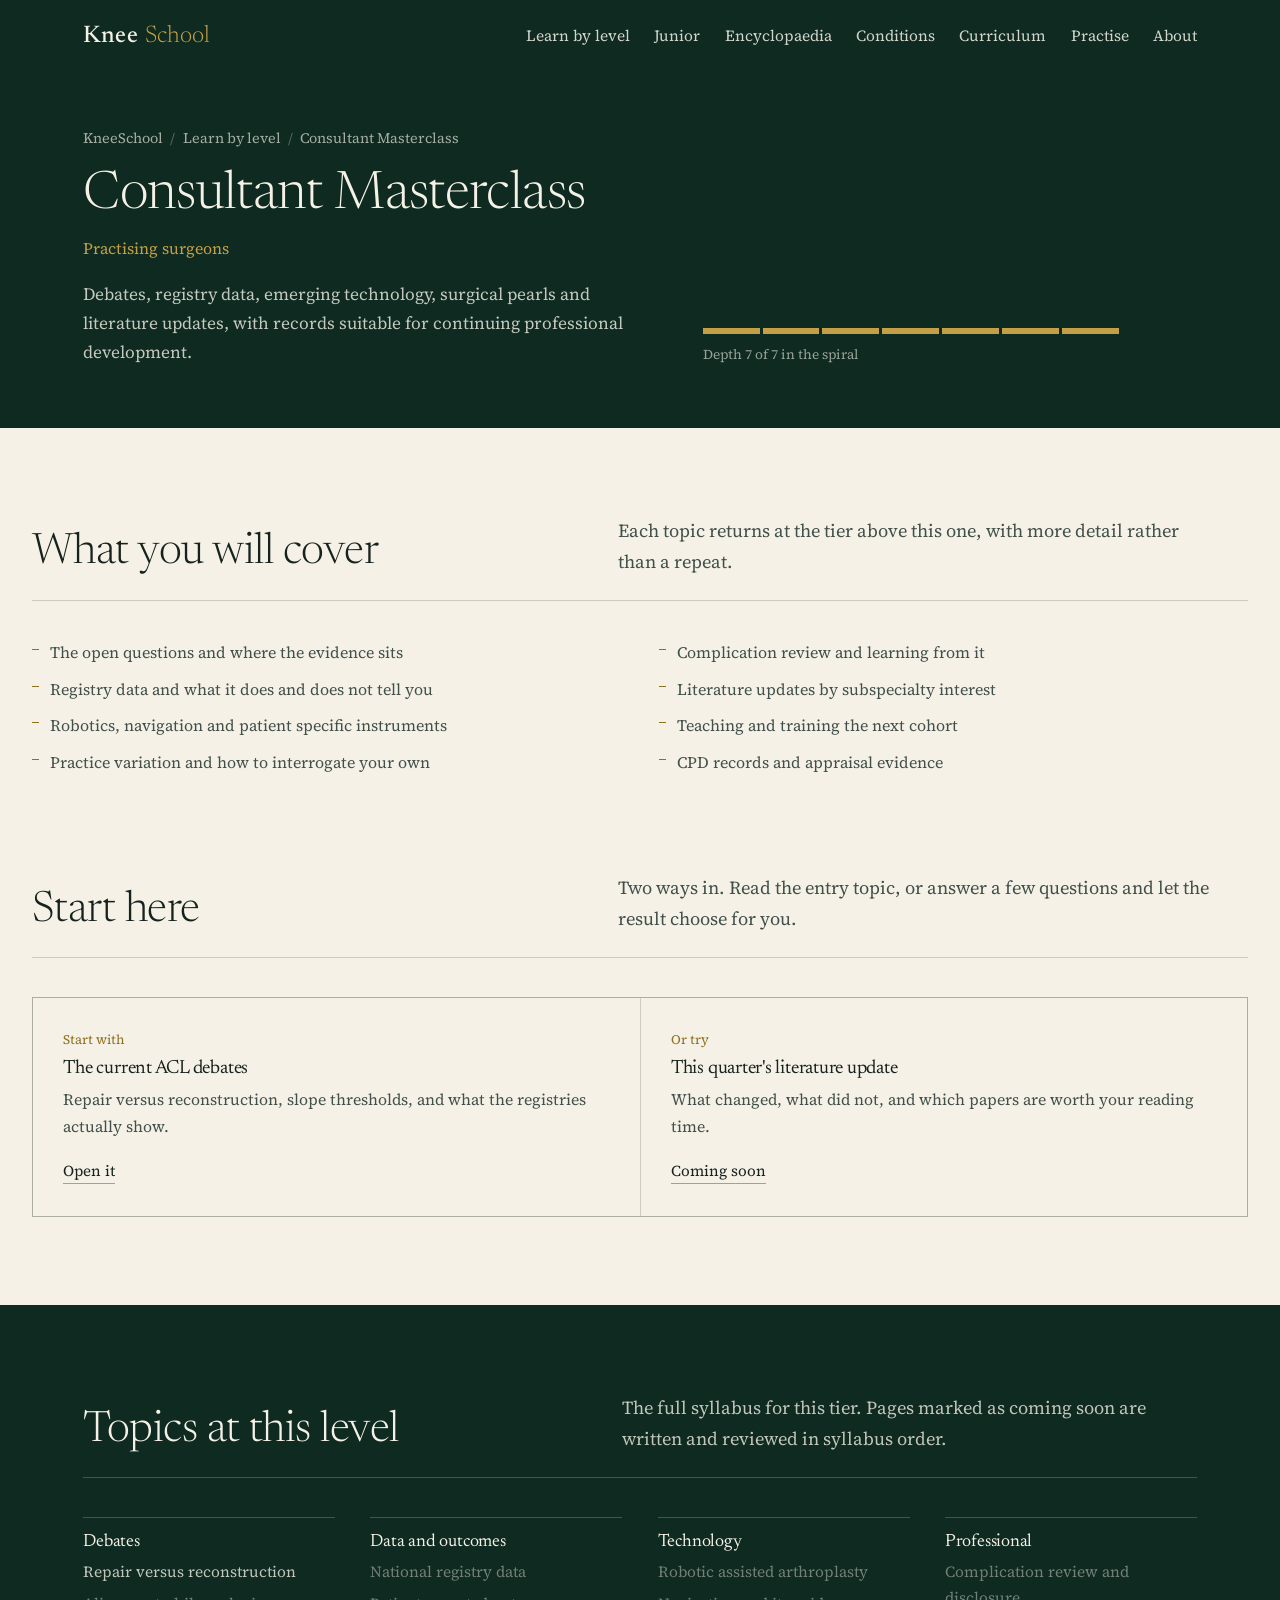
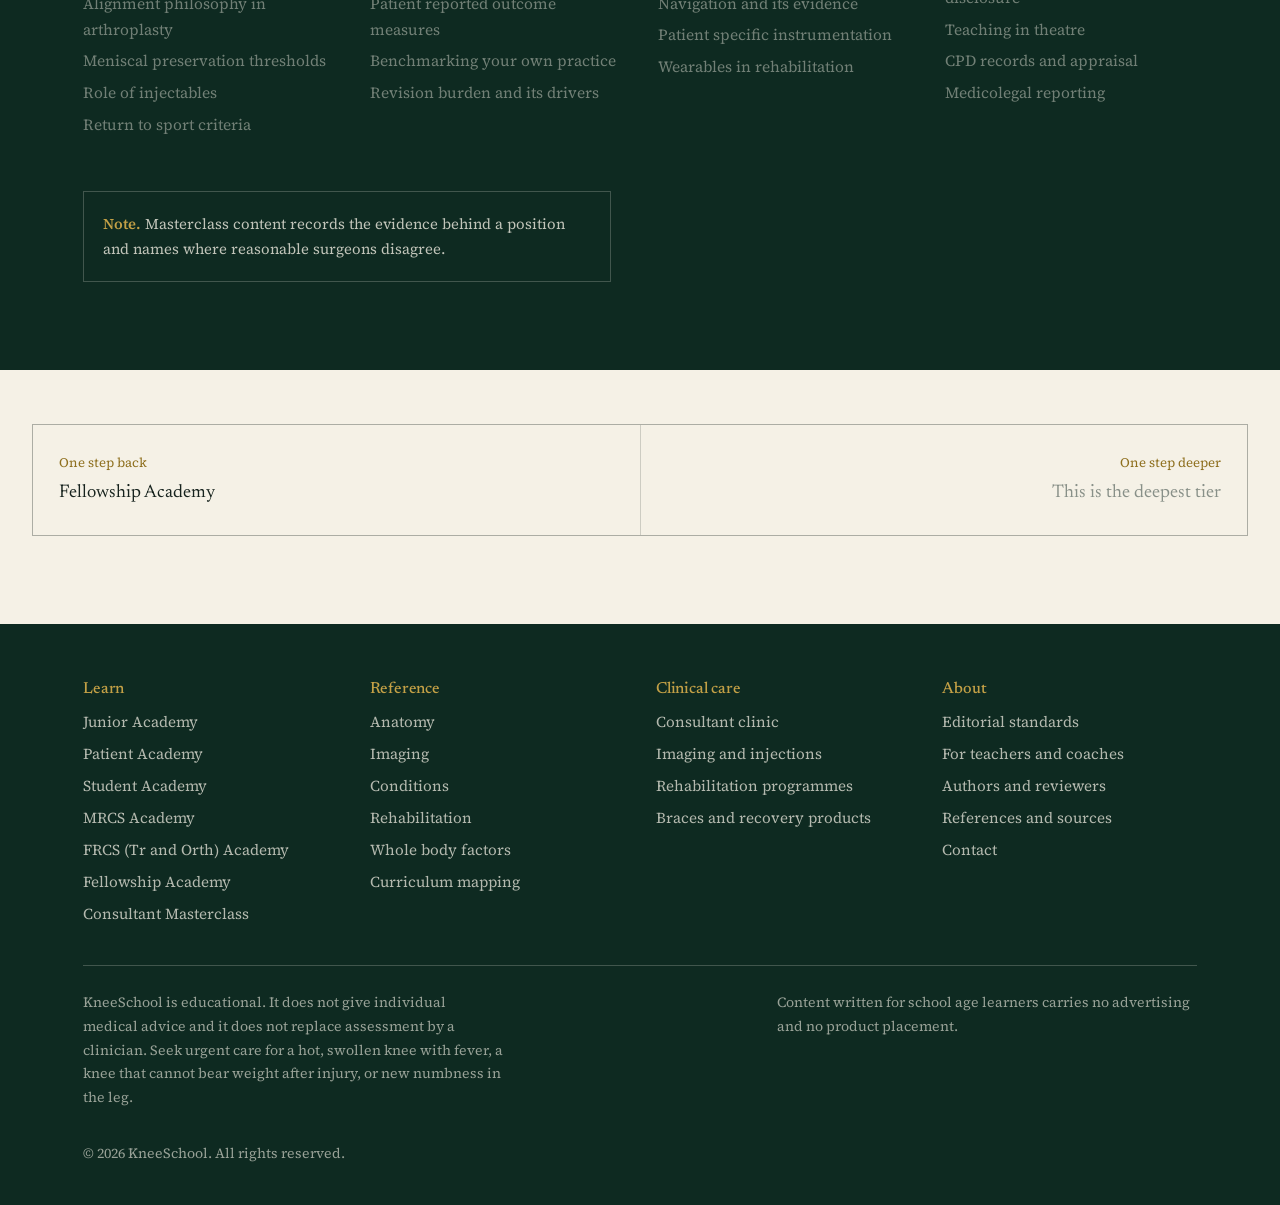
<file: levels/consultant.html>
<!DOCTYPE html>
<html lang="en-GB">
<head>
<meta charset="utf-8">
<meta name="viewport" content="width=device-width, initial-scale=1, viewport-fit=cover">
<title>Consultant Masterclass | KneeSchool</title>
<meta name="description" content="Debates, registry data, emerging technology, surgical pearls and literature updates, with records suitable for continuing professional development.">
<meta name="theme-color" content="#0E2A21">
<link rel="preconnect" href="https://fonts.googleapis.com">
<link rel="preconnect" href="https://fonts.gstatic.com" crossorigin>
<link href="https://fonts.googleapis.com/css2?family=Newsreader:ital,opsz,wght@0,6..72,300;0,6..72,400;0,6..72,500;1,6..72,300&family=Source+Serif+4:opsz,wght@8..60,300;8..60,400;8..60,600&display=swap" rel="stylesheet">
<link rel="stylesheet" href="../assets/styles.css">
</head>
<body>
<header class="site-head">
  <div class="wrap head-in">
    <a class="brand" href="../index.html"><b>Knee</b><span>School</span></a>
    <input class="nav-toggle" type="checkbox" id="navtoggle" aria-label="Show navigation">
    <label class="burger" for="navtoggle">Menu</label>
    <nav class="nav" aria-label="Main">
      <ul>
        <li><a href="../index.html#levels">Learn by level</a></li>
        <li><a href="../levels/junior.html">Junior</a></li>
        <li><a href="../index.html#encyclopaedia">Encyclopaedia</a></li>
        <li><a href="../conditions/index.html">Conditions</a></li>
        <li><a href="../index.html#curriculum">Curriculum</a></li>
        <li><a href="../index.html#tools">Practise</a></li>
        <li><a href="../index.html#about">About</a></li>
      </ul>
    </nav>
  </div>
</header>

<main id="top">

  <section class="page-hero">
    <div class="wrap">
      <p class="crumb"><a href="../index.html">KneeSchool</a><span>/</span><a href="../index.html#levels">Learn by level</a><span>/</span>Consultant Masterclass</p>
      <div class="hero-split">
        <div>
          <h1>Consultant Masterclass</h1>
          <p class="who">Practising surgeons</p>
          <p class="lede">Debates, registry data, emerging technology, surgical pearls and literature updates, with records suitable for continuing professional development.</p>
        </div>
        <div>
          <span class="depth"><i class="on"></i><i class="on"></i><i class="on"></i><i class="on"></i><i class="on"></i><i class="on"></i><i class="on"></i></span>
          <p class="rung">Depth 7 of 7 in the spiral</p>
        </div>
      </div>
    </div>
  </section>

  <section class="band wrap">
    <div class="sec-head">
      <h2>What you will cover</h2>
      <p class="lede">Each topic returns at the tier above this one, with more detail rather than a repeat.</p>
    </div>
    <ul class="cover">
        <li>The open questions and where the evidence sits</li>
        <li>Registry data and what it does and does not tell you</li>
        <li>Robotics, navigation and patient specific instruments</li>
        <li>Practice variation and how to interrogate your own</li>
        <li>Complication review and learning from it</li>
        <li>Literature updates by subspecialty interest</li>
        <li>Teaching and training the next cohort</li>
        <li>CPD records and appraisal evidence</li>
    </ul>
  </section>

  <section class="band wrap" style="padding-top:0">
    <div class="sec-head">
      <h2>Start here</h2>
      <p class="lede">Two ways in. Read the entry topic, or answer a few questions and let the result choose for you.</p>
    </div>
    <div class="start">
      <div>
        <p class="kicker">Start with</p>
        <h3>The current ACL debates</h3>
        <p>Repair versus reconstruction, slope thresholds, and what the registries actually show.</p>
        <a href="../conditions/acl.html">Open it</a>
      </div>
      <div>
        <p class="kicker">Or try</p>
        <h3>This quarter's literature update</h3>
        <p>What changed, what did not, and which papers are worth your reading time.</p>
        <a href="#">Coming soon</a>
      </div>
    </div>
  </section>

  <section class="band dark">
    <div class="wrap">
      <div class="sec-head">
        <h2>Topics at this level</h2>
        <p class="lede">The full syllabus for this tier. Pages marked as coming soon are written and reviewed in syllabus order.</p>
      </div>
      <div class="topics">
        <div class="topic">
          <h3>Debates</h3>
          <ul>
            <li><a href="../conditions/acl.html">Repair versus reconstruction</a></li>
            <li><span class="soon">Alignment philosophy in arthroplasty</span></li>
            <li><span class="soon">Meniscal preservation thresholds</span></li>
            <li><span class="soon">Role of injectables</span></li>
            <li><span class="soon">Return to sport criteria</span></li>
          </ul>
        </div>
        <div class="topic">
          <h3>Data and outcomes</h3>
          <ul>
            <li><span class="soon">National registry data</span></li>
            <li><span class="soon">Patient reported outcome measures</span></li>
            <li><span class="soon">Benchmarking your own practice</span></li>
            <li><span class="soon">Revision burden and its drivers</span></li>
          </ul>
        </div>
        <div class="topic">
          <h3>Technology</h3>
          <ul>
            <li><span class="soon">Robotic assisted arthroplasty</span></li>
            <li><span class="soon">Navigation and its evidence</span></li>
            <li><span class="soon">Patient specific instrumentation</span></li>
            <li><span class="soon">Wearables in rehabilitation</span></li>
          </ul>
        </div>
        <div class="topic">
          <h3>Professional</h3>
          <ul>
            <li><span class="soon">Complication review and disclosure</span></li>
            <li><span class="soon">Teaching in theatre</span></li>
            <li><span class="soon">CPD records and appraisal</span></li>
            <li><span class="soon">Medicolegal reporting</span></li>
          </ul>
        </div>
      </div>
      <div class="status" style="margin-top:clamp(2.2rem,4vw,3rem)">
        <b>Note.</b> Masterclass content records the evidence behind a position and names where reasonable surgeons disagree.
      </div>
    </div>
  </section>

  <section class="band wrap" style="padding-top:clamp(2.4rem,5vw,3.4rem)">
    <div class="adjacent">
      <a href="fellowship.html"><span class="dir">One step back</span><span class="name">Fellowship Academy</span></a>
      <div class="next"><span class="dir">One step deeper</span><span class="name none">This is the deepest tier</span></div>
    </div>
  </section>

</main>

<footer class="site-foot" id="about">
  <div class="wrap">
    <div class="foot-grid">
      <div>
        <h3>Learn</h3>
        <ul>
          <li><a href="../levels/junior.html">Junior Academy</a></li>
          <li><a href="../levels/patient.html">Patient Academy</a></li>
          <li><a href="../levels/student.html">Student Academy</a></li>
          <li><a href="../levels/mrcs.html">MRCS Academy</a></li>
          <li><a href="../levels/frcs.html">FRCS (Tr and Orth) Academy</a></li>
          <li><a href="../levels/fellowship.html">Fellowship Academy</a></li>
          <li><a href="../levels/consultant.html">Consultant Masterclass</a></li>
        </ul>
      </div>
      <div>
        <h3>Reference</h3>
        <ul>
          <li><a href="../index.html#encyclopaedia">Anatomy</a></li>
          <li><a href="../index.html#encyclopaedia">Imaging</a></li>
          <li><a href="../conditions/index.html">Conditions</a></li>
          <li><a href="../index.html#encyclopaedia">Rehabilitation</a></li>
          <li><a href="../index.html#whole">Whole body factors</a></li>
          <li><a href="../index.html#curriculum">Curriculum mapping</a></li>
        </ul>
      </div>
      <div>
        <h3>Clinical care</h3>
        <ul>
          <li><a href="https://www.chinmaygupte.com/">Consultant clinic</a></li>
          <li><a href="#">Imaging and injections</a></li>
          <li><a href="#">Rehabilitation programmes</a></li>
          <li><a href="#">Braces and recovery products</a></li>
        </ul>
      </div>
      <div>
        <h3>About</h3>
        <ul>
          <li><a href="../index.html#standards">Editorial standards</a></li>
          <li><a href="../levels/junior.html">For teachers and coaches</a></li>
          <li><a href="#">Authors and reviewers</a></li>
          <li><a href="#">References and sources</a></li>
          <li><a href="#">Contact</a></li>
        </ul>
      </div>
    </div>
    <div class="legal">
      <p>KneeSchool is educational. It does not give individual medical advice and it does not replace assessment by a clinician. Seek urgent care for a hot, swollen knee with fever, a knee that cannot bear weight after injury, or new numbness in the leg.</p>
      <p>Content written for school age learners carries no advertising and no product placement.</p>
      <p>&copy; 2026 KneeSchool. All rights reserved.</p>
    </div>
  </div>
</footer>

</body>
</html>
</file>
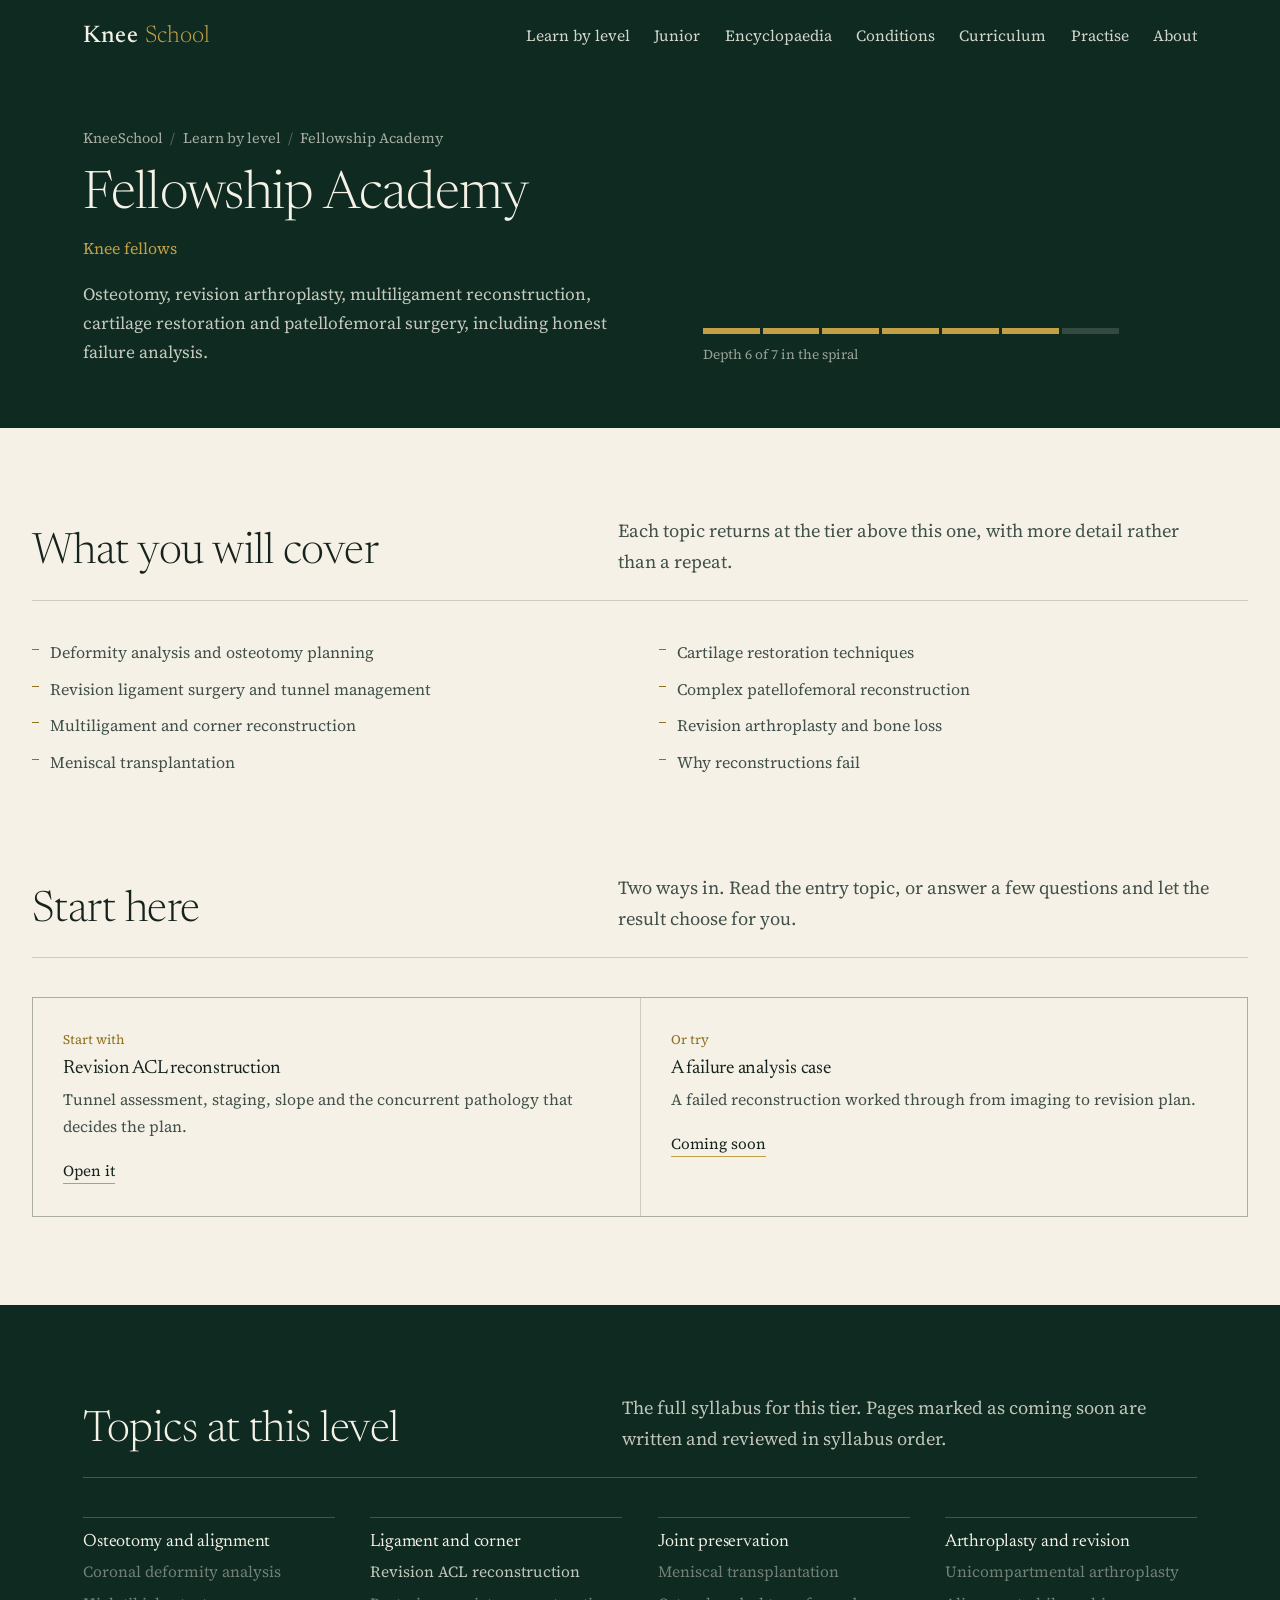
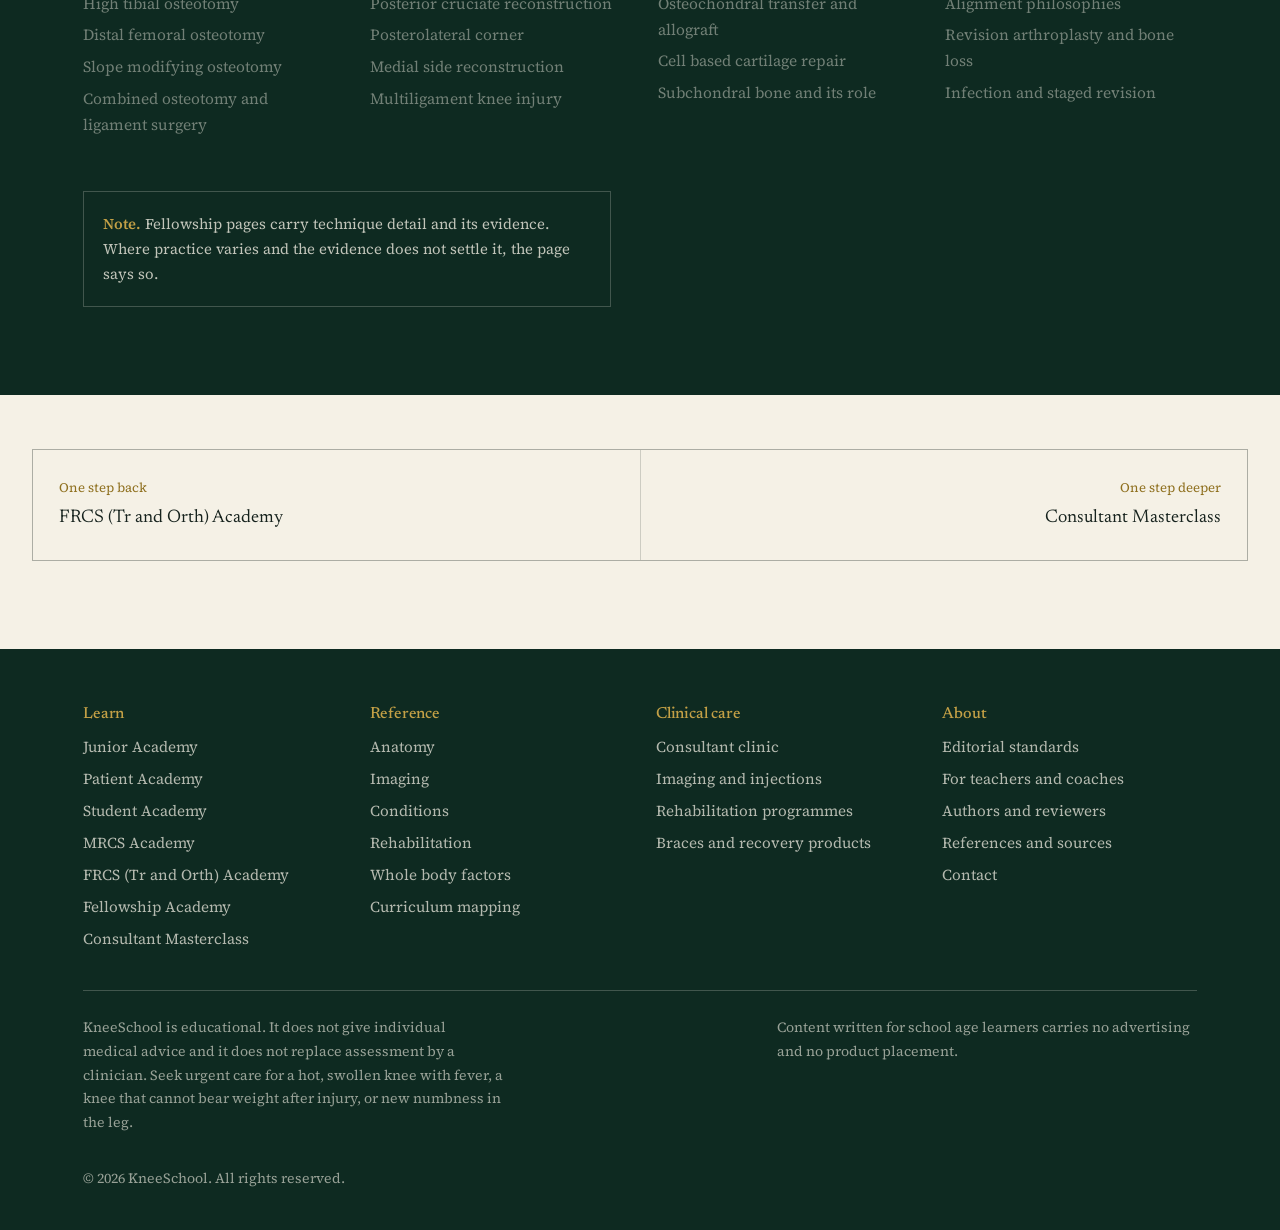
<file: levels/fellowship.html>
<!DOCTYPE html>
<html lang="en-GB">
<head>
<meta charset="utf-8">
<meta name="viewport" content="width=device-width, initial-scale=1, viewport-fit=cover">
<title>Fellowship Academy | KneeSchool</title>
<meta name="description" content="Osteotomy, revision arthroplasty, multiligament reconstruction, cartilage restoration and patellofemoral surgery, including honest failure analysis.">
<meta name="theme-color" content="#0E2A21">
<link rel="preconnect" href="https://fonts.googleapis.com">
<link rel="preconnect" href="https://fonts.gstatic.com" crossorigin>
<link href="https://fonts.googleapis.com/css2?family=Newsreader:ital,opsz,wght@0,6..72,300;0,6..72,400;0,6..72,500;1,6..72,300&family=Source+Serif+4:opsz,wght@8..60,300;8..60,400;8..60,600&display=swap" rel="stylesheet">
<link rel="stylesheet" href="../assets/styles.css">
</head>
<body>
<header class="site-head">
  <div class="wrap head-in">
    <a class="brand" href="../index.html"><b>Knee</b><span>School</span></a>
    <input class="nav-toggle" type="checkbox" id="navtoggle" aria-label="Show navigation">
    <label class="burger" for="navtoggle">Menu</label>
    <nav class="nav" aria-label="Main">
      <ul>
        <li><a href="../index.html#levels">Learn by level</a></li>
        <li><a href="../levels/junior.html">Junior</a></li>
        <li><a href="../index.html#encyclopaedia">Encyclopaedia</a></li>
        <li><a href="../conditions/index.html">Conditions</a></li>
        <li><a href="../index.html#curriculum">Curriculum</a></li>
        <li><a href="../index.html#tools">Practise</a></li>
        <li><a href="../index.html#about">About</a></li>
      </ul>
    </nav>
  </div>
</header>

<main id="top">

  <section class="page-hero">
    <div class="wrap">
      <p class="crumb"><a href="../index.html">KneeSchool</a><span>/</span><a href="../index.html#levels">Learn by level</a><span>/</span>Fellowship Academy</p>
      <div class="hero-split">
        <div>
          <h1>Fellowship Academy</h1>
          <p class="who">Knee fellows</p>
          <p class="lede">Osteotomy, revision arthroplasty, multiligament reconstruction, cartilage restoration and patellofemoral surgery, including honest failure analysis.</p>
        </div>
        <div>
          <span class="depth"><i class="on"></i><i class="on"></i><i class="on"></i><i class="on"></i><i class="on"></i><i class="on"></i><i></i></span>
          <p class="rung">Depth 6 of 7 in the spiral</p>
        </div>
      </div>
    </div>
  </section>

  <section class="band wrap">
    <div class="sec-head">
      <h2>What you will cover</h2>
      <p class="lede">Each topic returns at the tier above this one, with more detail rather than a repeat.</p>
    </div>
    <ul class="cover">
        <li>Deformity analysis and osteotomy planning</li>
        <li>Revision ligament surgery and tunnel management</li>
        <li>Multiligament and corner reconstruction</li>
        <li>Meniscal transplantation</li>
        <li>Cartilage restoration techniques</li>
        <li>Complex patellofemoral reconstruction</li>
        <li>Revision arthroplasty and bone loss</li>
        <li>Why reconstructions fail</li>
    </ul>
  </section>

  <section class="band wrap" style="padding-top:0">
    <div class="sec-head">
      <h2>Start here</h2>
      <p class="lede">Two ways in. Read the entry topic, or answer a few questions and let the result choose for you.</p>
    </div>
    <div class="start">
      <div>
        <p class="kicker">Start with</p>
        <h3>Revision ACL reconstruction</h3>
        <p>Tunnel assessment, staging, slope and the concurrent pathology that decides the plan.</p>
        <a href="../conditions/acl.html">Open it</a>
      </div>
      <div>
        <p class="kicker">Or try</p>
        <h3>A failure analysis case</h3>
        <p>A failed reconstruction worked through from imaging to revision plan.</p>
        <a href="#">Coming soon</a>
      </div>
    </div>
  </section>

  <section class="band dark">
    <div class="wrap">
      <div class="sec-head">
        <h2>Topics at this level</h2>
        <p class="lede">The full syllabus for this tier. Pages marked as coming soon are written and reviewed in syllabus order.</p>
      </div>
      <div class="topics">
        <div class="topic">
          <h3>Osteotomy and alignment</h3>
          <ul>
            <li><span class="soon">Coronal deformity analysis</span></li>
            <li><span class="soon">High tibial osteotomy</span></li>
            <li><span class="soon">Distal femoral osteotomy</span></li>
            <li><span class="soon">Slope modifying osteotomy</span></li>
            <li><span class="soon">Combined osteotomy and ligament surgery</span></li>
          </ul>
        </div>
        <div class="topic">
          <h3>Ligament and corner</h3>
          <ul>
            <li><a href="../conditions/acl.html">Revision ACL reconstruction</a></li>
            <li><span class="soon">Posterior cruciate reconstruction</span></li>
            <li><span class="soon">Posterolateral corner</span></li>
            <li><span class="soon">Medial side reconstruction</span></li>
            <li><span class="soon">Multiligament knee injury</span></li>
          </ul>
        </div>
        <div class="topic">
          <h3>Joint preservation</h3>
          <ul>
            <li><span class="soon">Meniscal transplantation</span></li>
            <li><span class="soon">Osteochondral transfer and allograft</span></li>
            <li><span class="soon">Cell based cartilage repair</span></li>
            <li><span class="soon">Subchondral bone and its role</span></li>
          </ul>
        </div>
        <div class="topic">
          <h3>Arthroplasty and revision</h3>
          <ul>
            <li><span class="soon">Unicompartmental arthroplasty</span></li>
            <li><span class="soon">Alignment philosophies</span></li>
            <li><span class="soon">Revision arthroplasty and bone loss</span></li>
            <li><span class="soon">Infection and staged revision</span></li>
          </ul>
        </div>
      </div>
      <div class="status" style="margin-top:clamp(2.2rem,4vw,3rem)">
        <b>Note.</b> Fellowship pages carry technique detail and its evidence. Where practice varies and the evidence does not settle it, the page says so.
      </div>
    </div>
  </section>

  <section class="band wrap" style="padding-top:clamp(2.4rem,5vw,3.4rem)">
    <div class="adjacent">
      <a href="frcs.html"><span class="dir">One step back</span><span class="name">FRCS (Tr and Orth) Academy</span></a>
      <a class="next" href="consultant.html"><span class="dir">One step deeper</span><span class="name">Consultant Masterclass</span></a>
    </div>
  </section>

</main>

<footer class="site-foot" id="about">
  <div class="wrap">
    <div class="foot-grid">
      <div>
        <h3>Learn</h3>
        <ul>
          <li><a href="../levels/junior.html">Junior Academy</a></li>
          <li><a href="../levels/patient.html">Patient Academy</a></li>
          <li><a href="../levels/student.html">Student Academy</a></li>
          <li><a href="../levels/mrcs.html">MRCS Academy</a></li>
          <li><a href="../levels/frcs.html">FRCS (Tr and Orth) Academy</a></li>
          <li><a href="../levels/fellowship.html">Fellowship Academy</a></li>
          <li><a href="../levels/consultant.html">Consultant Masterclass</a></li>
        </ul>
      </div>
      <div>
        <h3>Reference</h3>
        <ul>
          <li><a href="../index.html#encyclopaedia">Anatomy</a></li>
          <li><a href="../index.html#encyclopaedia">Imaging</a></li>
          <li><a href="../conditions/index.html">Conditions</a></li>
          <li><a href="../index.html#encyclopaedia">Rehabilitation</a></li>
          <li><a href="../index.html#whole">Whole body factors</a></li>
          <li><a href="../index.html#curriculum">Curriculum mapping</a></li>
        </ul>
      </div>
      <div>
        <h3>Clinical care</h3>
        <ul>
          <li><a href="https://www.chinmaygupte.com/">Consultant clinic</a></li>
          <li><a href="#">Imaging and injections</a></li>
          <li><a href="#">Rehabilitation programmes</a></li>
          <li><a href="#">Braces and recovery products</a></li>
        </ul>
      </div>
      <div>
        <h3>About</h3>
        <ul>
          <li><a href="../index.html#standards">Editorial standards</a></li>
          <li><a href="../levels/junior.html">For teachers and coaches</a></li>
          <li><a href="#">Authors and reviewers</a></li>
          <li><a href="#">References and sources</a></li>
          <li><a href="#">Contact</a></li>
        </ul>
      </div>
    </div>
    <div class="legal">
      <p>KneeSchool is educational. It does not give individual medical advice and it does not replace assessment by a clinician. Seek urgent care for a hot, swollen knee with fever, a knee that cannot bear weight after injury, or new numbness in the leg.</p>
      <p>Content written for school age learners carries no advertising and no product placement.</p>
      <p>&copy; 2026 KneeSchool. All rights reserved.</p>
    </div>
  </div>
</footer>

</body>
</html>
</file>
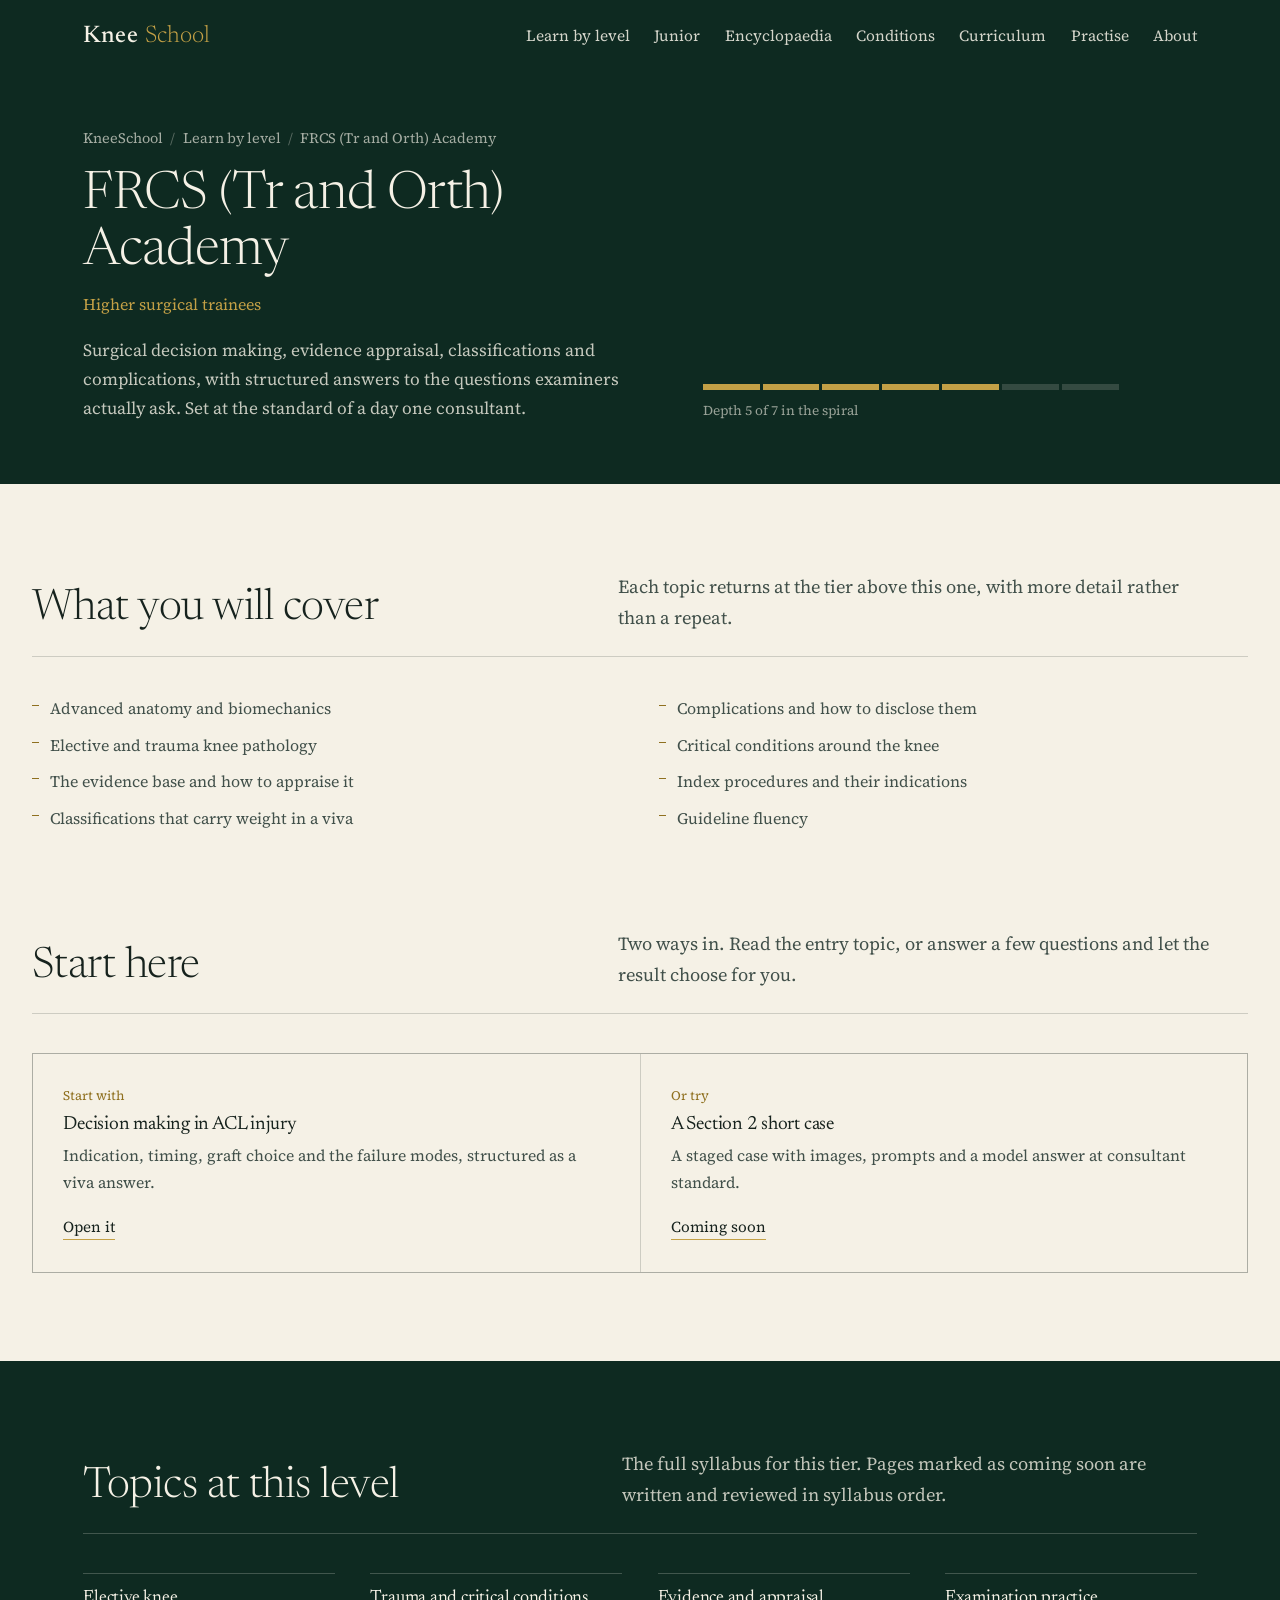
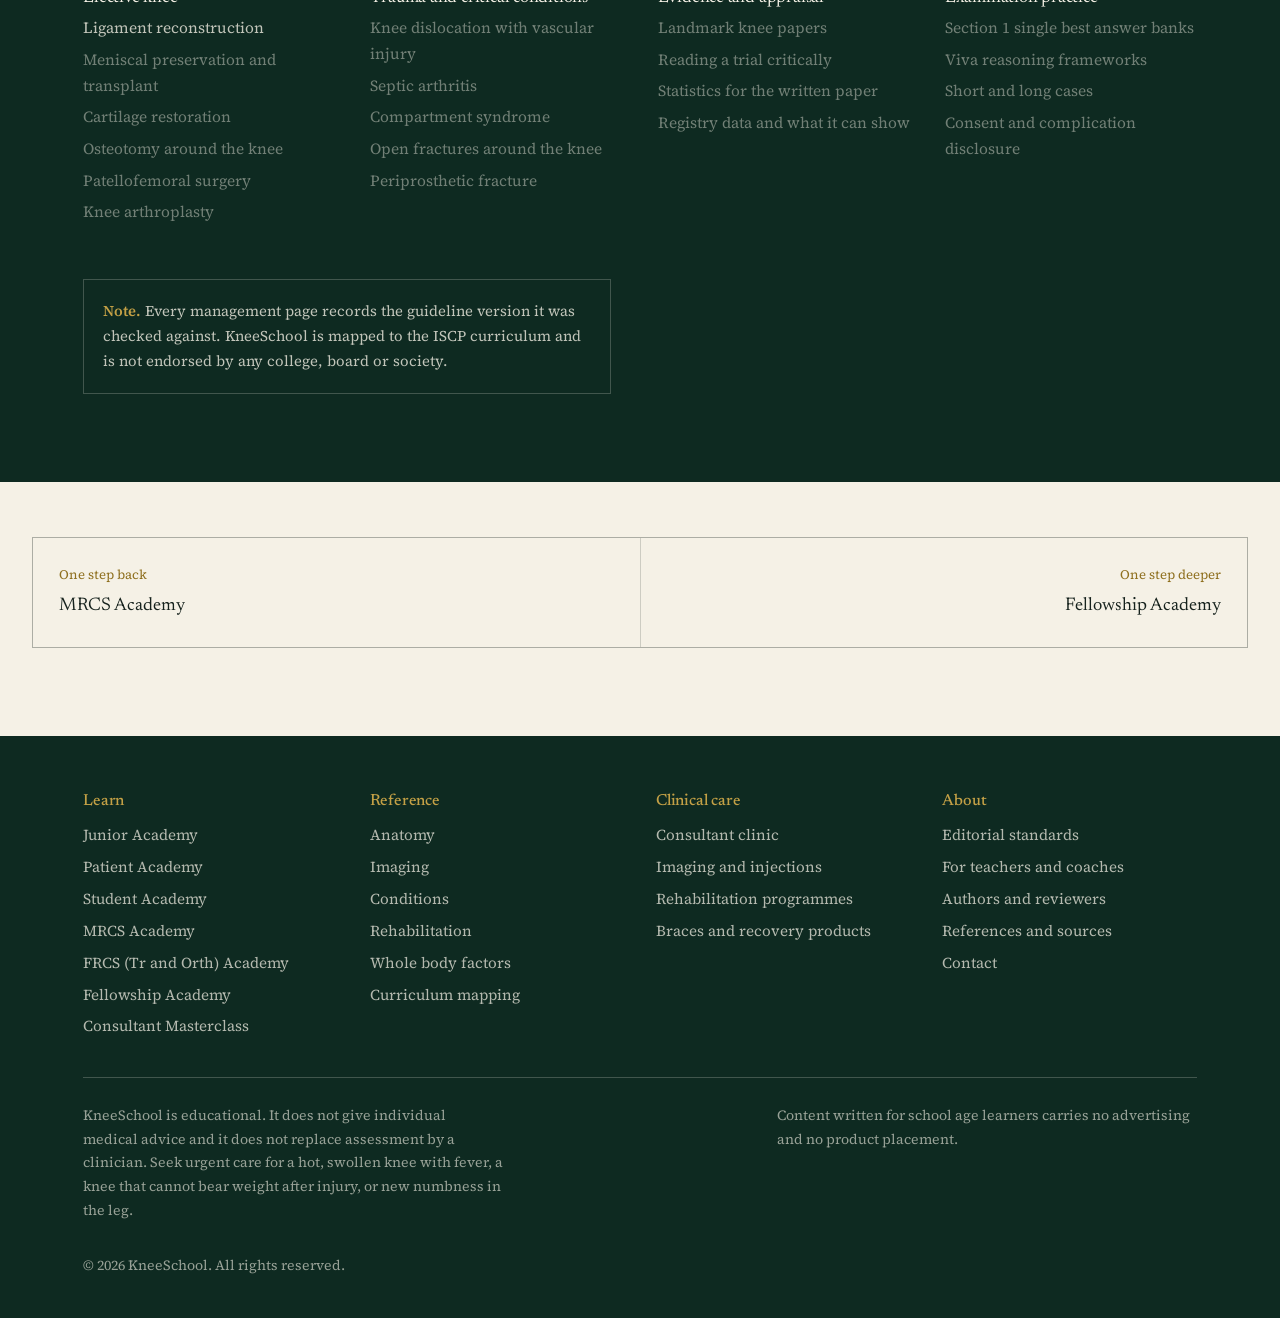
<file: levels/frcs.html>
<!DOCTYPE html>
<html lang="en-GB">
<head>
<meta charset="utf-8">
<meta name="viewport" content="width=device-width, initial-scale=1, viewport-fit=cover">
<title>FRCS (Tr and Orth) Academy | KneeSchool</title>
<meta name="description" content="Surgical decision making, evidence appraisal, classifications and complications, with structured answers to the questions examiners actually ask.">
<meta name="theme-color" content="#0E2A21">
<link rel="preconnect" href="https://fonts.googleapis.com">
<link rel="preconnect" href="https://fonts.gstatic.com" crossorigin>
<link href="https://fonts.googleapis.com/css2?family=Newsreader:ital,opsz,wght@0,6..72,300;0,6..72,400;0,6..72,500;1,6..72,300&family=Source+Serif+4:opsz,wght@8..60,300;8..60,400;8..60,600&display=swap" rel="stylesheet">
<link rel="stylesheet" href="../assets/styles.css">
</head>
<body>
<header class="site-head">
  <div class="wrap head-in">
    <a class="brand" href="../index.html"><b>Knee</b><span>School</span></a>
    <input class="nav-toggle" type="checkbox" id="navtoggle" aria-label="Show navigation">
    <label class="burger" for="navtoggle">Menu</label>
    <nav class="nav" aria-label="Main">
      <ul>
        <li><a href="../index.html#levels">Learn by level</a></li>
        <li><a href="../levels/junior.html">Junior</a></li>
        <li><a href="../index.html#encyclopaedia">Encyclopaedia</a></li>
        <li><a href="../conditions/index.html">Conditions</a></li>
        <li><a href="../index.html#curriculum">Curriculum</a></li>
        <li><a href="../index.html#tools">Practise</a></li>
        <li><a href="../index.html#about">About</a></li>
      </ul>
    </nav>
  </div>
</header>

<main id="top">

  <section class="page-hero">
    <div class="wrap">
      <p class="crumb"><a href="../index.html">KneeSchool</a><span>/</span><a href="../index.html#levels">Learn by level</a><span>/</span>FRCS (Tr and Orth) Academy</p>
      <div class="hero-split">
        <div>
          <h1>FRCS (Tr and Orth) Academy</h1>
          <p class="who">Higher surgical trainees</p>
          <p class="lede">Surgical decision making, evidence appraisal, classifications and complications, with structured answers to the questions examiners actually ask. Set at the standard of a day one consultant.</p>
        </div>
        <div>
          <span class="depth"><i class="on"></i><i class="on"></i><i class="on"></i><i class="on"></i><i class="on"></i><i></i><i></i></span>
          <p class="rung">Depth 5 of 7 in the spiral</p>
        </div>
      </div>
    </div>
  </section>

  <section class="band wrap">
    <div class="sec-head">
      <h2>What you will cover</h2>
      <p class="lede">Each topic returns at the tier above this one, with more detail rather than a repeat.</p>
    </div>
    <ul class="cover">
        <li>Advanced anatomy and biomechanics</li>
        <li>Elective and trauma knee pathology</li>
        <li>The evidence base and how to appraise it</li>
        <li>Classifications that carry weight in a viva</li>
        <li>Complications and how to disclose them</li>
        <li>Critical conditions around the knee</li>
        <li>Index procedures and their indications</li>
        <li>Guideline fluency</li>
    </ul>
  </section>

  <section class="band wrap" style="padding-top:0">
    <div class="sec-head">
      <h2>Start here</h2>
      <p class="lede">Two ways in. Read the entry topic, or answer a few questions and let the result choose for you.</p>
    </div>
    <div class="start">
      <div>
        <p class="kicker">Start with</p>
        <h3>Decision making in ACL injury</h3>
        <p>Indication, timing, graft choice and the failure modes, structured as a viva answer.</p>
        <a href="../conditions/acl.html">Open it</a>
      </div>
      <div>
        <p class="kicker">Or try</p>
        <h3>A Section 2 short case</h3>
        <p>A staged case with images, prompts and a model answer at consultant standard.</p>
        <a href="#">Coming soon</a>
      </div>
    </div>
  </section>

  <section class="band dark">
    <div class="wrap">
      <div class="sec-head">
        <h2>Topics at this level</h2>
        <p class="lede">The full syllabus for this tier. Pages marked as coming soon are written and reviewed in syllabus order.</p>
      </div>
      <div class="topics">
        <div class="topic">
          <h3>Elective knee</h3>
          <ul>
            <li><a href="../conditions/acl.html">Ligament reconstruction</a></li>
            <li><span class="soon">Meniscal preservation and transplant</span></li>
            <li><span class="soon">Cartilage restoration</span></li>
            <li><span class="soon">Osteotomy around the knee</span></li>
            <li><span class="soon">Patellofemoral surgery</span></li>
            <li><span class="soon">Knee arthroplasty</span></li>
          </ul>
        </div>
        <div class="topic">
          <h3>Trauma and critical conditions</h3>
          <ul>
            <li><span class="soon">Knee dislocation with vascular injury</span></li>
            <li><span class="soon">Septic arthritis</span></li>
            <li><span class="soon">Compartment syndrome</span></li>
            <li><span class="soon">Open fractures around the knee</span></li>
            <li><span class="soon">Periprosthetic fracture</span></li>
          </ul>
        </div>
        <div class="topic">
          <h3>Evidence and appraisal</h3>
          <ul>
            <li><span class="soon">Landmark knee papers</span></li>
            <li><span class="soon">Reading a trial critically</span></li>
            <li><span class="soon">Statistics for the written paper</span></li>
            <li><span class="soon">Registry data and what it can show</span></li>
          </ul>
        </div>
        <div class="topic">
          <h3>Examination practice</h3>
          <ul>
            <li><span class="soon">Section 1 single best answer banks</span></li>
            <li><span class="soon">Viva reasoning frameworks</span></li>
            <li><span class="soon">Short and long cases</span></li>
            <li><span class="soon">Consent and complication disclosure</span></li>
          </ul>
        </div>
      </div>
      <div class="status" style="margin-top:clamp(2.2rem,4vw,3rem)">
        <b>Note.</b> Every management page records the guideline version it was checked against. KneeSchool is mapped to the ISCP curriculum and is not endorsed by any college, board or society.
      </div>
    </div>
  </section>

  <section class="band wrap" style="padding-top:clamp(2.4rem,5vw,3.4rem)">
    <div class="adjacent">
      <a href="mrcs.html"><span class="dir">One step back</span><span class="name">MRCS Academy</span></a>
      <a class="next" href="fellowship.html"><span class="dir">One step deeper</span><span class="name">Fellowship Academy</span></a>
    </div>
  </section>

</main>

<footer class="site-foot" id="about">
  <div class="wrap">
    <div class="foot-grid">
      <div>
        <h3>Learn</h3>
        <ul>
          <li><a href="../levels/junior.html">Junior Academy</a></li>
          <li><a href="../levels/patient.html">Patient Academy</a></li>
          <li><a href="../levels/student.html">Student Academy</a></li>
          <li><a href="../levels/mrcs.html">MRCS Academy</a></li>
          <li><a href="../levels/frcs.html">FRCS (Tr and Orth) Academy</a></li>
          <li><a href="../levels/fellowship.html">Fellowship Academy</a></li>
          <li><a href="../levels/consultant.html">Consultant Masterclass</a></li>
        </ul>
      </div>
      <div>
        <h3>Reference</h3>
        <ul>
          <li><a href="../index.html#encyclopaedia">Anatomy</a></li>
          <li><a href="../index.html#encyclopaedia">Imaging</a></li>
          <li><a href="../conditions/index.html">Conditions</a></li>
          <li><a href="../index.html#encyclopaedia">Rehabilitation</a></li>
          <li><a href="../index.html#whole">Whole body factors</a></li>
          <li><a href="../index.html#curriculum">Curriculum mapping</a></li>
        </ul>
      </div>
      <div>
        <h3>Clinical care</h3>
        <ul>
          <li><a href="https://www.chinmaygupte.com/">Consultant clinic</a></li>
          <li><a href="#">Imaging and injections</a></li>
          <li><a href="#">Rehabilitation programmes</a></li>
          <li><a href="#">Braces and recovery products</a></li>
        </ul>
      </div>
      <div>
        <h3>About</h3>
        <ul>
          <li><a href="../index.html#standards">Editorial standards</a></li>
          <li><a href="../levels/junior.html">For teachers and coaches</a></li>
          <li><a href="#">Authors and reviewers</a></li>
          <li><a href="#">References and sources</a></li>
          <li><a href="#">Contact</a></li>
        </ul>
      </div>
    </div>
    <div class="legal">
      <p>KneeSchool is educational. It does not give individual medical advice and it does not replace assessment by a clinician. Seek urgent care for a hot, swollen knee with fever, a knee that cannot bear weight after injury, or new numbness in the leg.</p>
      <p>Content written for school age learners carries no advertising and no product placement.</p>
      <p>&copy; 2026 KneeSchool. All rights reserved.</p>
    </div>
  </div>
</footer>

</body>
</html>
</file>
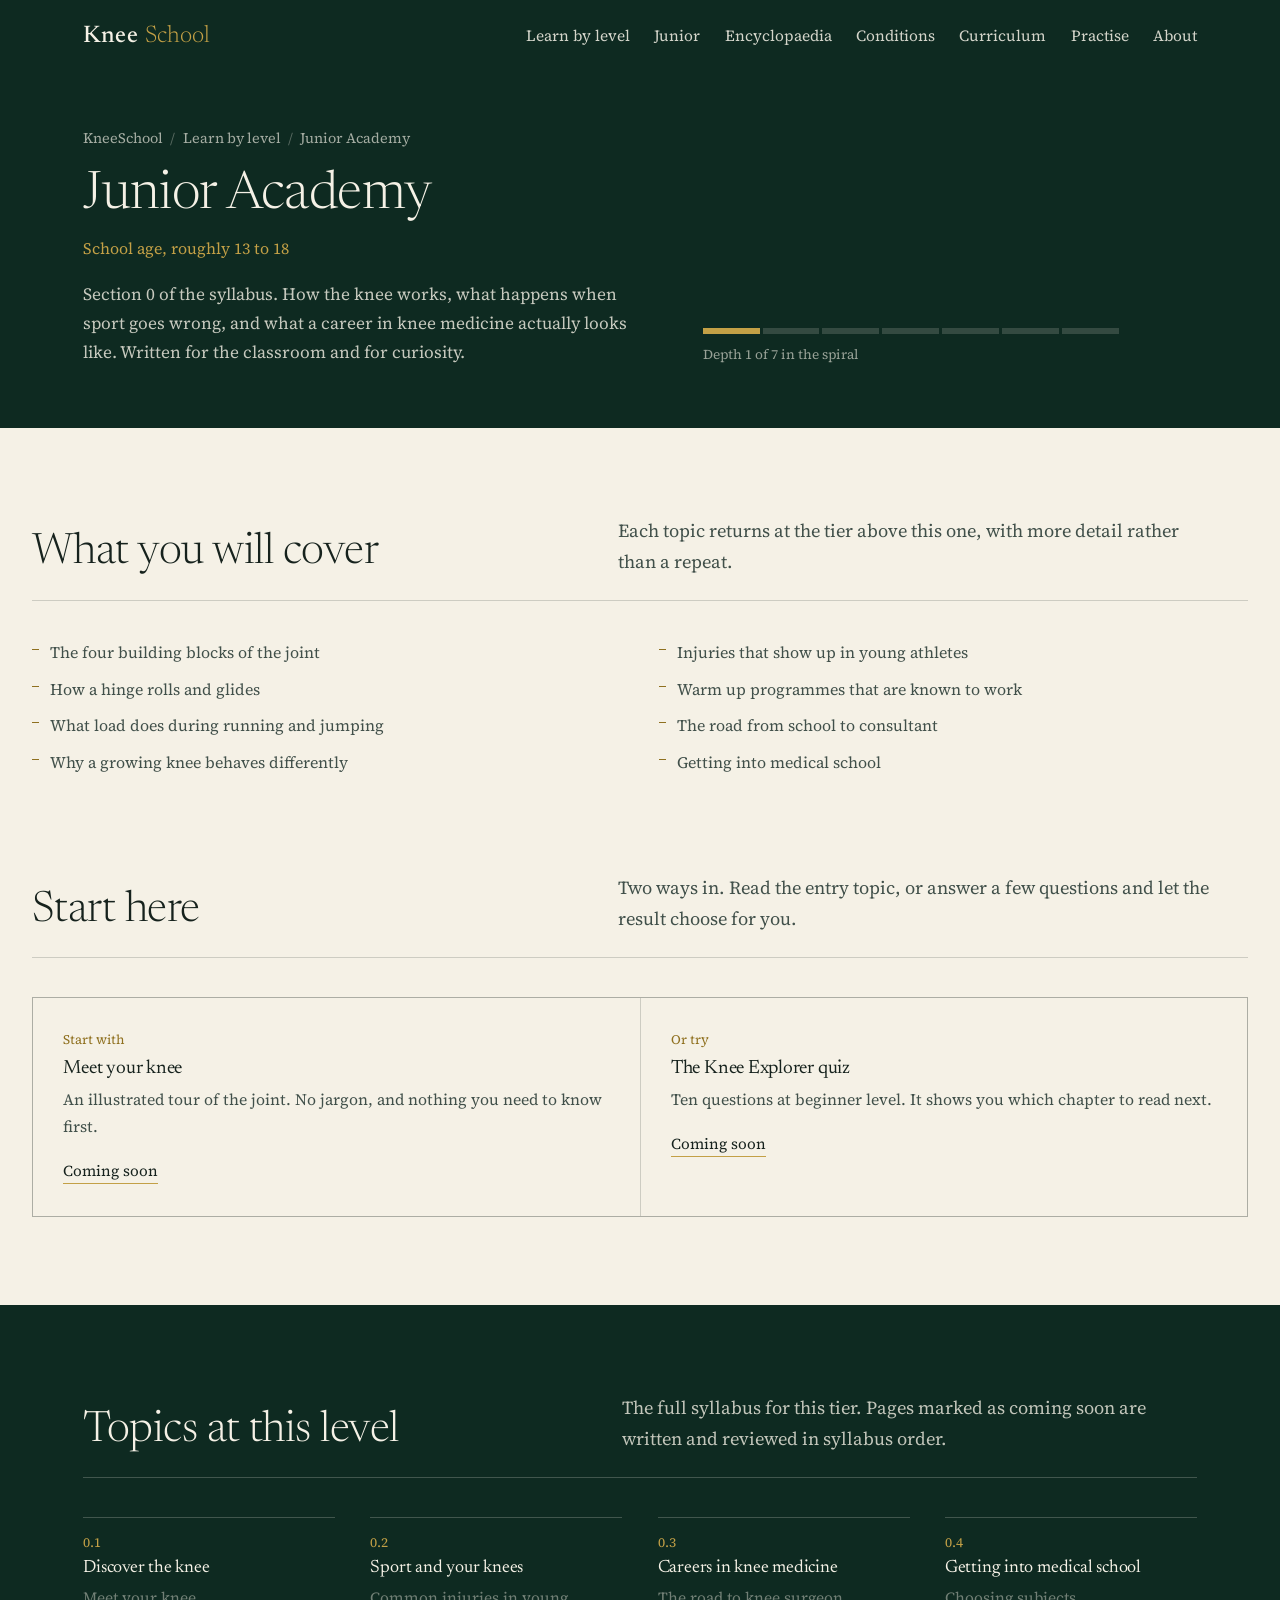
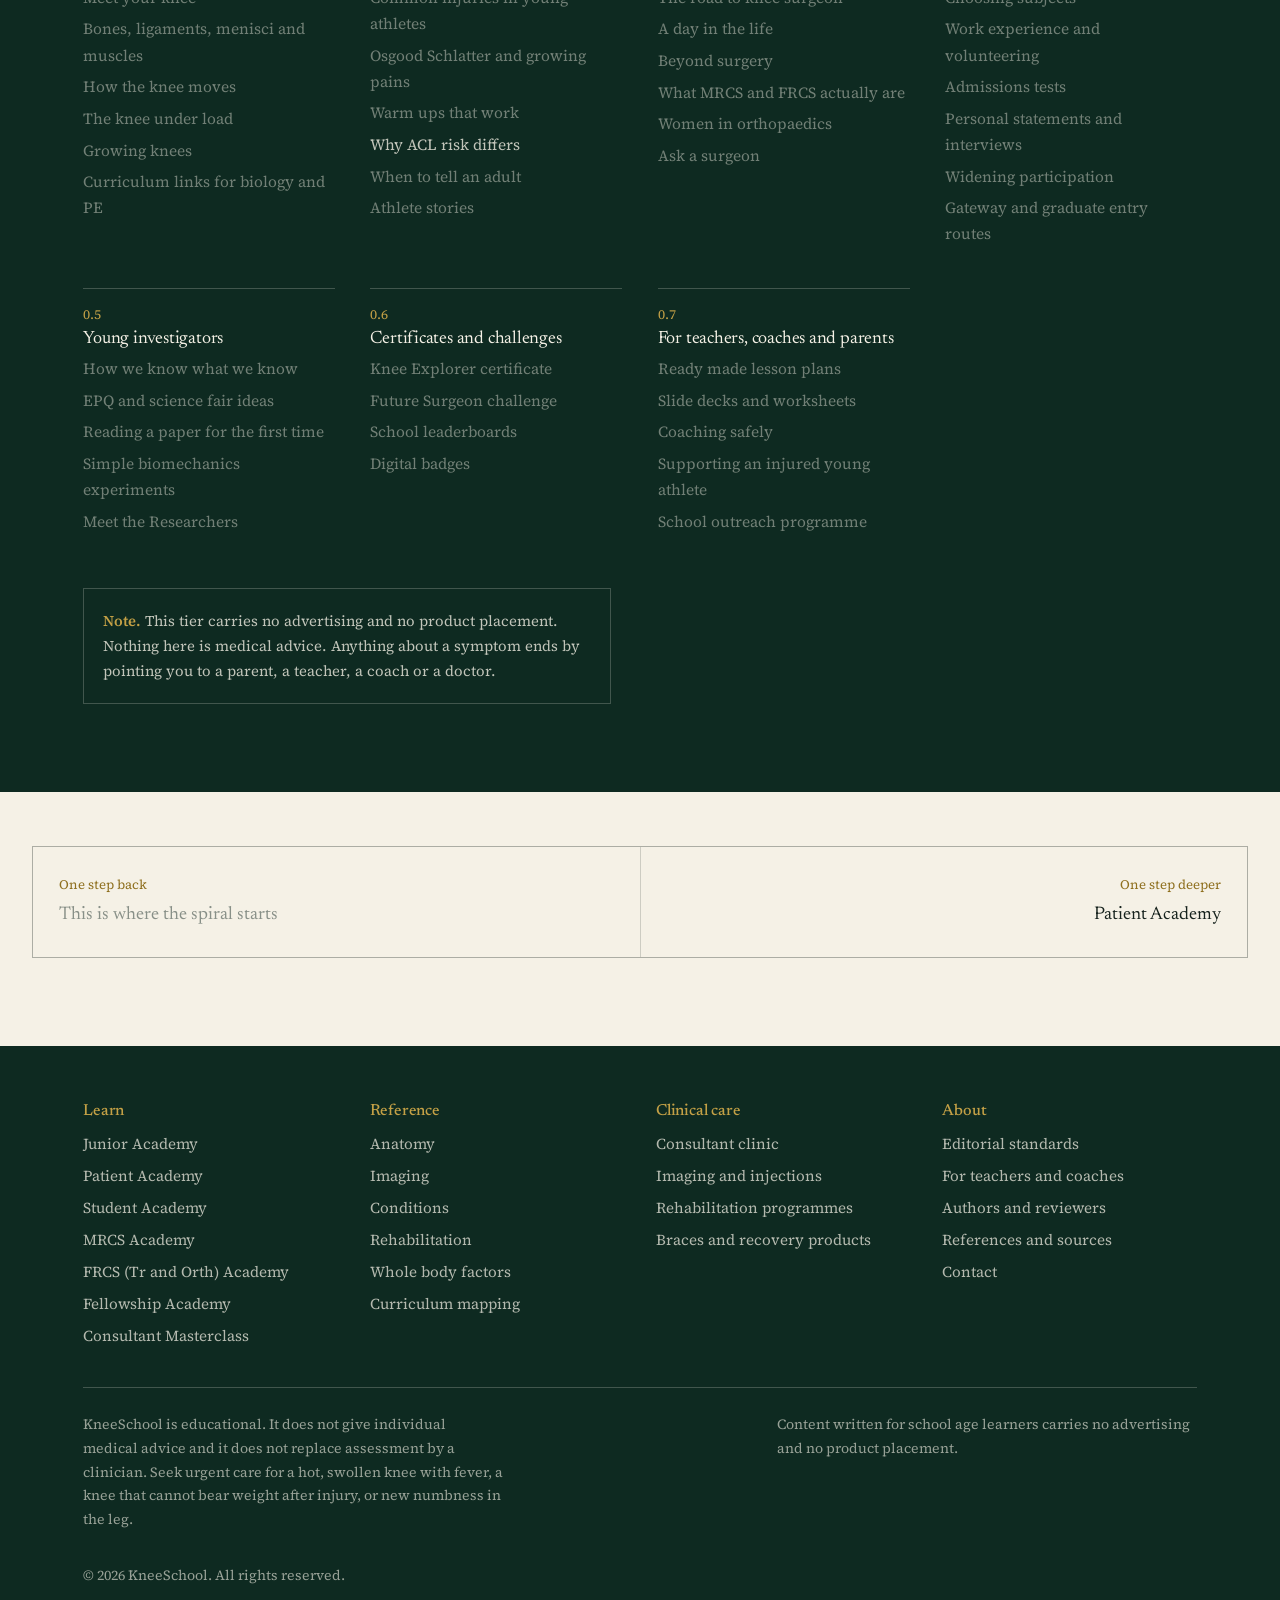
<file: levels/junior.html>
<!DOCTYPE html>
<html lang="en-GB">
<head>
<meta charset="utf-8">
<meta name="viewport" content="width=device-width, initial-scale=1, viewport-fit=cover">
<title>Junior Academy | KneeSchool</title>
<meta name="description" content="Section 0 of the syllabus.">
<meta name="theme-color" content="#0E2A21">
<link rel="preconnect" href="https://fonts.googleapis.com">
<link rel="preconnect" href="https://fonts.gstatic.com" crossorigin>
<link href="https://fonts.googleapis.com/css2?family=Newsreader:ital,opsz,wght@0,6..72,300;0,6..72,400;0,6..72,500;1,6..72,300&family=Source+Serif+4:opsz,wght@8..60,300;8..60,400;8..60,600&display=swap" rel="stylesheet">
<link rel="stylesheet" href="../assets/styles.css">
</head>
<body>
<header class="site-head">
  <div class="wrap head-in">
    <a class="brand" href="../index.html"><b>Knee</b><span>School</span></a>
    <input class="nav-toggle" type="checkbox" id="navtoggle" aria-label="Show navigation">
    <label class="burger" for="navtoggle">Menu</label>
    <nav class="nav" aria-label="Main">
      <ul>
        <li><a href="../index.html#levels">Learn by level</a></li>
        <li><a href="../levels/junior.html">Junior</a></li>
        <li><a href="../index.html#encyclopaedia">Encyclopaedia</a></li>
        <li><a href="../conditions/index.html">Conditions</a></li>
        <li><a href="../index.html#curriculum">Curriculum</a></li>
        <li><a href="../index.html#tools">Practise</a></li>
        <li><a href="../index.html#about">About</a></li>
      </ul>
    </nav>
  </div>
</header>

<main id="top">

  <section class="page-hero">
    <div class="wrap">
      <p class="crumb"><a href="../index.html">KneeSchool</a><span>/</span><a href="../index.html#levels">Learn by level</a><span>/</span>Junior Academy</p>
      <div class="hero-split">
        <div>
          <h1>Junior Academy</h1>
          <p class="who">School age, roughly 13 to 18</p>
          <p class="lede">Section 0 of the syllabus. How the knee works, what happens when sport goes wrong, and what a career in knee medicine actually looks like. Written for the classroom and for curiosity.</p>
        </div>
        <div>
          <span class="depth"><i class="on"></i><i></i><i></i><i></i><i></i><i></i><i></i></span>
          <p class="rung">Depth 1 of 7 in the spiral</p>
        </div>
      </div>
    </div>
  </section>

  <section class="band wrap">
    <div class="sec-head">
      <h2>What you will cover</h2>
      <p class="lede">Each topic returns at the tier above this one, with more detail rather than a repeat.</p>
    </div>
    <ul class="cover">
        <li>The four building blocks of the joint</li>
        <li>How a hinge rolls and glides</li>
        <li>What load does during running and jumping</li>
        <li>Why a growing knee behaves differently</li>
        <li>Injuries that show up in young athletes</li>
        <li>Warm up programmes that are known to work</li>
        <li>The road from school to consultant</li>
        <li>Getting into medical school</li>
    </ul>
  </section>

  <section class="band wrap" style="padding-top:0">
    <div class="sec-head">
      <h2>Start here</h2>
      <p class="lede">Two ways in. Read the entry topic, or answer a few questions and let the result choose for you.</p>
    </div>
    <div class="start">
      <div>
        <p class="kicker">Start with</p>
        <h3>Meet your knee</h3>
        <p>An illustrated tour of the joint. No jargon, and nothing you need to know first.</p>
        <a href="#">Coming soon</a>
      </div>
      <div>
        <p class="kicker">Or try</p>
        <h3>The Knee Explorer quiz</h3>
        <p>Ten questions at beginner level. It shows you which chapter to read next.</p>
        <a href="#">Coming soon</a>
      </div>
    </div>
  </section>

  <section class="band dark">
    <div class="wrap">
      <div class="sec-head">
        <h2>Topics at this level</h2>
        <p class="lede">The full syllabus for this tier. Pages marked as coming soon are written and reviewed in syllabus order.</p>
      </div>
      <div class="topics">
        <div class="topic">
          <span class="num">0.1</span>
          <h3>Discover the knee</h3>
          <ul>
            <li><span class="soon">Meet your knee</span></li>
            <li><span class="soon">Bones, ligaments, menisci and muscles</span></li>
            <li><span class="soon">How the knee moves</span></li>
            <li><span class="soon">The knee under load</span></li>
            <li><span class="soon">Growing knees</span></li>
            <li><span class="soon">Curriculum links for biology and PE</span></li>
          </ul>
        </div>
        <div class="topic">
          <span class="num">0.2</span>
          <h3>Sport and your knees</h3>
          <ul>
            <li><span class="soon">Common injuries in young athletes</span></li>
            <li><span class="soon">Osgood Schlatter and growing pains</span></li>
            <li><span class="soon">Warm ups that work</span></li>
            <li><a href="../conditions/acl.html">Why ACL risk differs</a></li>
            <li><span class="soon">When to tell an adult</span></li>
            <li><span class="soon">Athlete stories</span></li>
          </ul>
        </div>
        <div class="topic">
          <span class="num">0.3</span>
          <h3>Careers in knee medicine</h3>
          <ul>
            <li><span class="soon">The road to knee surgeon</span></li>
            <li><span class="soon">A day in the life</span></li>
            <li><span class="soon">Beyond surgery</span></li>
            <li><span class="soon">What MRCS and FRCS actually are</span></li>
            <li><span class="soon">Women in orthopaedics</span></li>
            <li><span class="soon">Ask a surgeon</span></li>
          </ul>
        </div>
        <div class="topic">
          <span class="num">0.4</span>
          <h3>Getting into medical school</h3>
          <ul>
            <li><span class="soon">Choosing subjects</span></li>
            <li><span class="soon">Work experience and volunteering</span></li>
            <li><span class="soon">Admissions tests</span></li>
            <li><span class="soon">Personal statements and interviews</span></li>
            <li><span class="soon">Widening participation</span></li>
            <li><span class="soon">Gateway and graduate entry routes</span></li>
          </ul>
        </div>
        <div class="topic">
          <span class="num">0.5</span>
          <h3>Young investigators</h3>
          <ul>
            <li><span class="soon">How we know what we know</span></li>
            <li><span class="soon">EPQ and science fair ideas</span></li>
            <li><span class="soon">Reading a paper for the first time</span></li>
            <li><span class="soon">Simple biomechanics experiments</span></li>
            <li><span class="soon">Meet the Researchers</span></li>
          </ul>
        </div>
        <div class="topic">
          <span class="num">0.6</span>
          <h3>Certificates and challenges</h3>
          <ul>
            <li><span class="soon">Knee Explorer certificate</span></li>
            <li><span class="soon">Future Surgeon challenge</span></li>
            <li><span class="soon">School leaderboards</span></li>
            <li><span class="soon">Digital badges</span></li>
          </ul>
        </div>
        <div class="topic">
          <span class="num">0.7</span>
          <h3>For teachers, coaches and parents</h3>
          <ul>
            <li><span class="soon">Ready made lesson plans</span></li>
            <li><span class="soon">Slide decks and worksheets</span></li>
            <li><span class="soon">Coaching safely</span></li>
            <li><span class="soon">Supporting an injured young athlete</span></li>
            <li><span class="soon">School outreach programme</span></li>
          </ul>
        </div>
      </div>
      <div class="status" style="margin-top:clamp(2.2rem,4vw,3rem)">
        <b>Note.</b> This tier carries no advertising and no product placement. Nothing here is medical advice. Anything about a symptom ends by pointing you to a parent, a teacher, a coach or a doctor.
      </div>
    </div>
  </section>

  <section class="band wrap" style="padding-top:clamp(2.4rem,5vw,3.4rem)">
    <div class="adjacent">
      <div><span class="dir">One step back</span><span class="name none">This is where the spiral starts</span></div>
      <a class="next" href="patient.html"><span class="dir">One step deeper</span><span class="name">Patient Academy</span></a>
    </div>
  </section>

</main>

<footer class="site-foot" id="about">
  <div class="wrap">
    <div class="foot-grid">
      <div>
        <h3>Learn</h3>
        <ul>
          <li><a href="../levels/junior.html">Junior Academy</a></li>
          <li><a href="../levels/patient.html">Patient Academy</a></li>
          <li><a href="../levels/student.html">Student Academy</a></li>
          <li><a href="../levels/mrcs.html">MRCS Academy</a></li>
          <li><a href="../levels/frcs.html">FRCS (Tr and Orth) Academy</a></li>
          <li><a href="../levels/fellowship.html">Fellowship Academy</a></li>
          <li><a href="../levels/consultant.html">Consultant Masterclass</a></li>
        </ul>
      </div>
      <div>
        <h3>Reference</h3>
        <ul>
          <li><a href="../index.html#encyclopaedia">Anatomy</a></li>
          <li><a href="../index.html#encyclopaedia">Imaging</a></li>
          <li><a href="../conditions/index.html">Conditions</a></li>
          <li><a href="../index.html#encyclopaedia">Rehabilitation</a></li>
          <li><a href="../index.html#whole">Whole body factors</a></li>
          <li><a href="../index.html#curriculum">Curriculum mapping</a></li>
        </ul>
      </div>
      <div>
        <h3>Clinical care</h3>
        <ul>
          <li><a href="https://www.chinmaygupte.com/">Consultant clinic</a></li>
          <li><a href="#">Imaging and injections</a></li>
          <li><a href="#">Rehabilitation programmes</a></li>
          <li><a href="#">Braces and recovery products</a></li>
        </ul>
      </div>
      <div>
        <h3>About</h3>
        <ul>
          <li><a href="../index.html#standards">Editorial standards</a></li>
          <li><a href="../levels/junior.html">For teachers and coaches</a></li>
          <li><a href="#">Authors and reviewers</a></li>
          <li><a href="#">References and sources</a></li>
          <li><a href="#">Contact</a></li>
        </ul>
      </div>
    </div>
    <div class="legal">
      <p>KneeSchool is educational. It does not give individual medical advice and it does not replace assessment by a clinician. Seek urgent care for a hot, swollen knee with fever, a knee that cannot bear weight after injury, or new numbness in the leg.</p>
      <p>Content written for school age learners carries no advertising and no product placement.</p>
      <p>&copy; 2026 KneeSchool. All rights reserved.</p>
    </div>
  </div>
</footer>

</body>
</html>
</file>
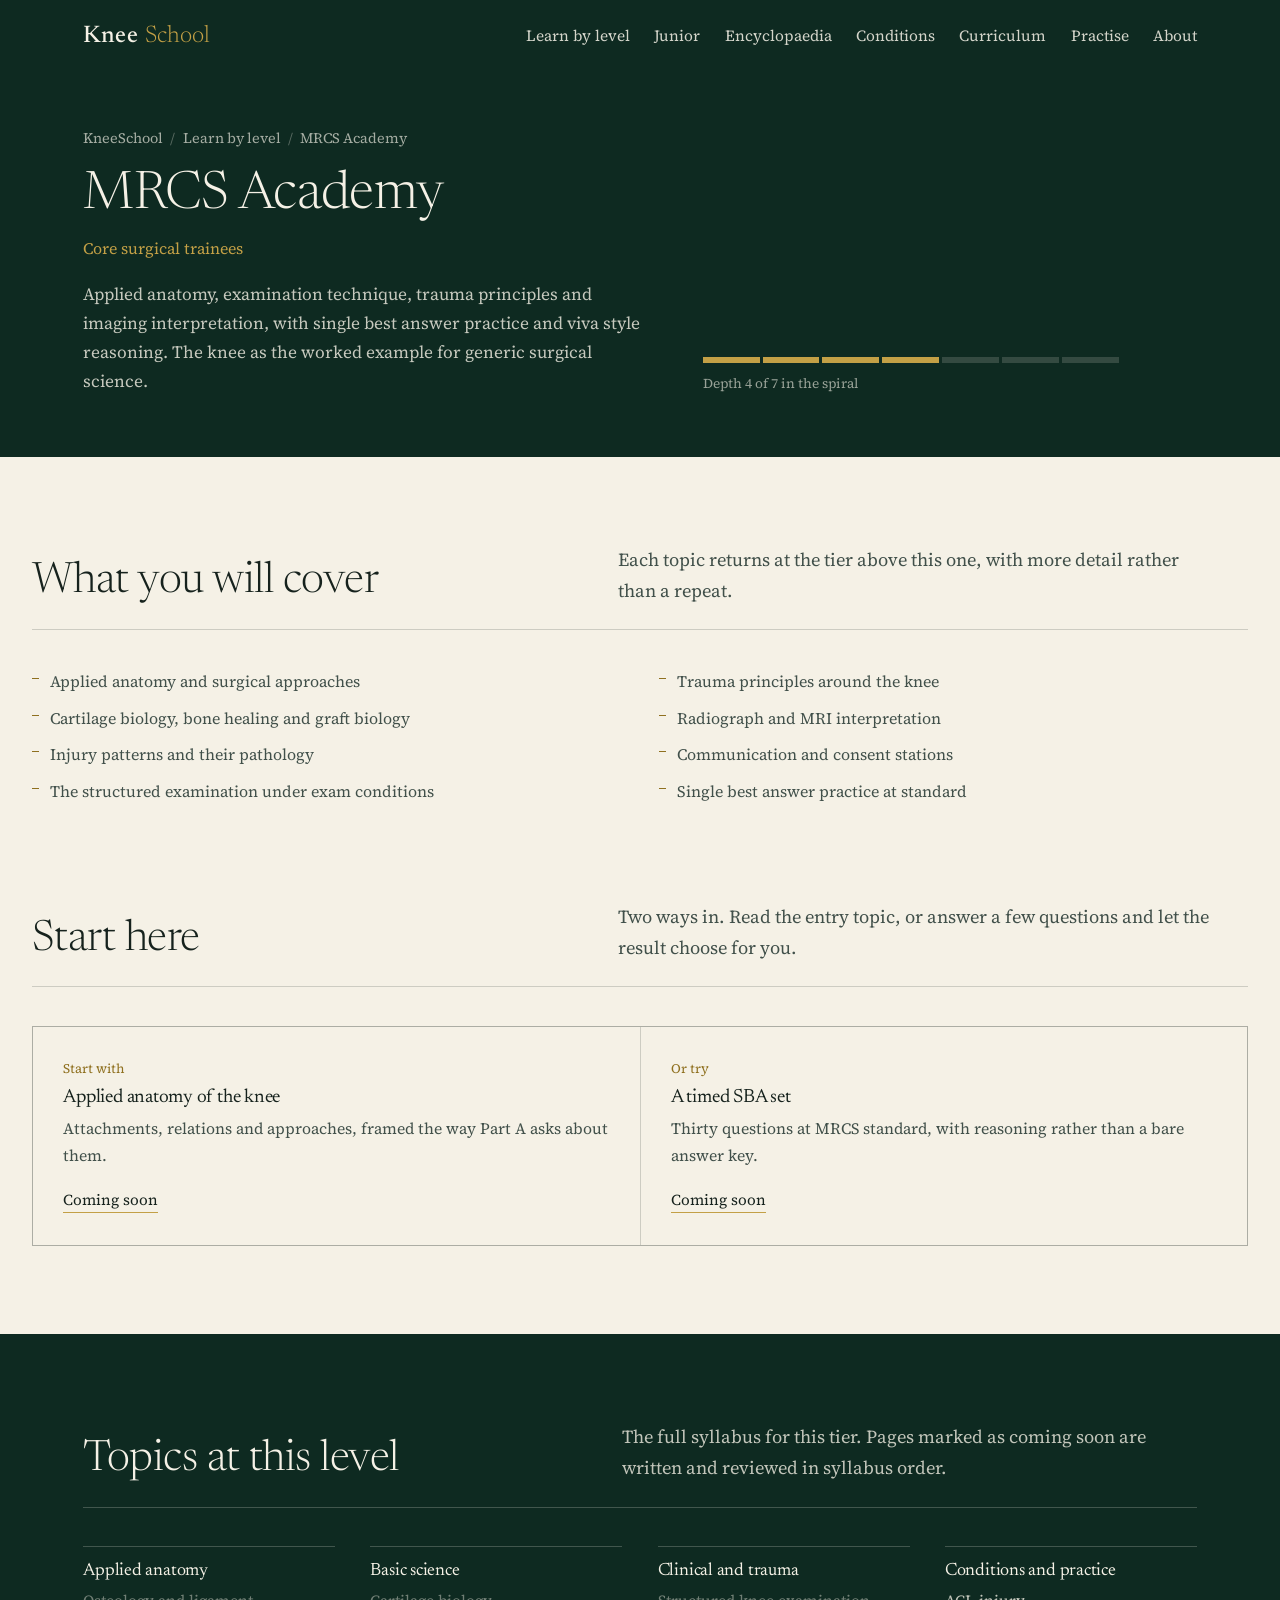
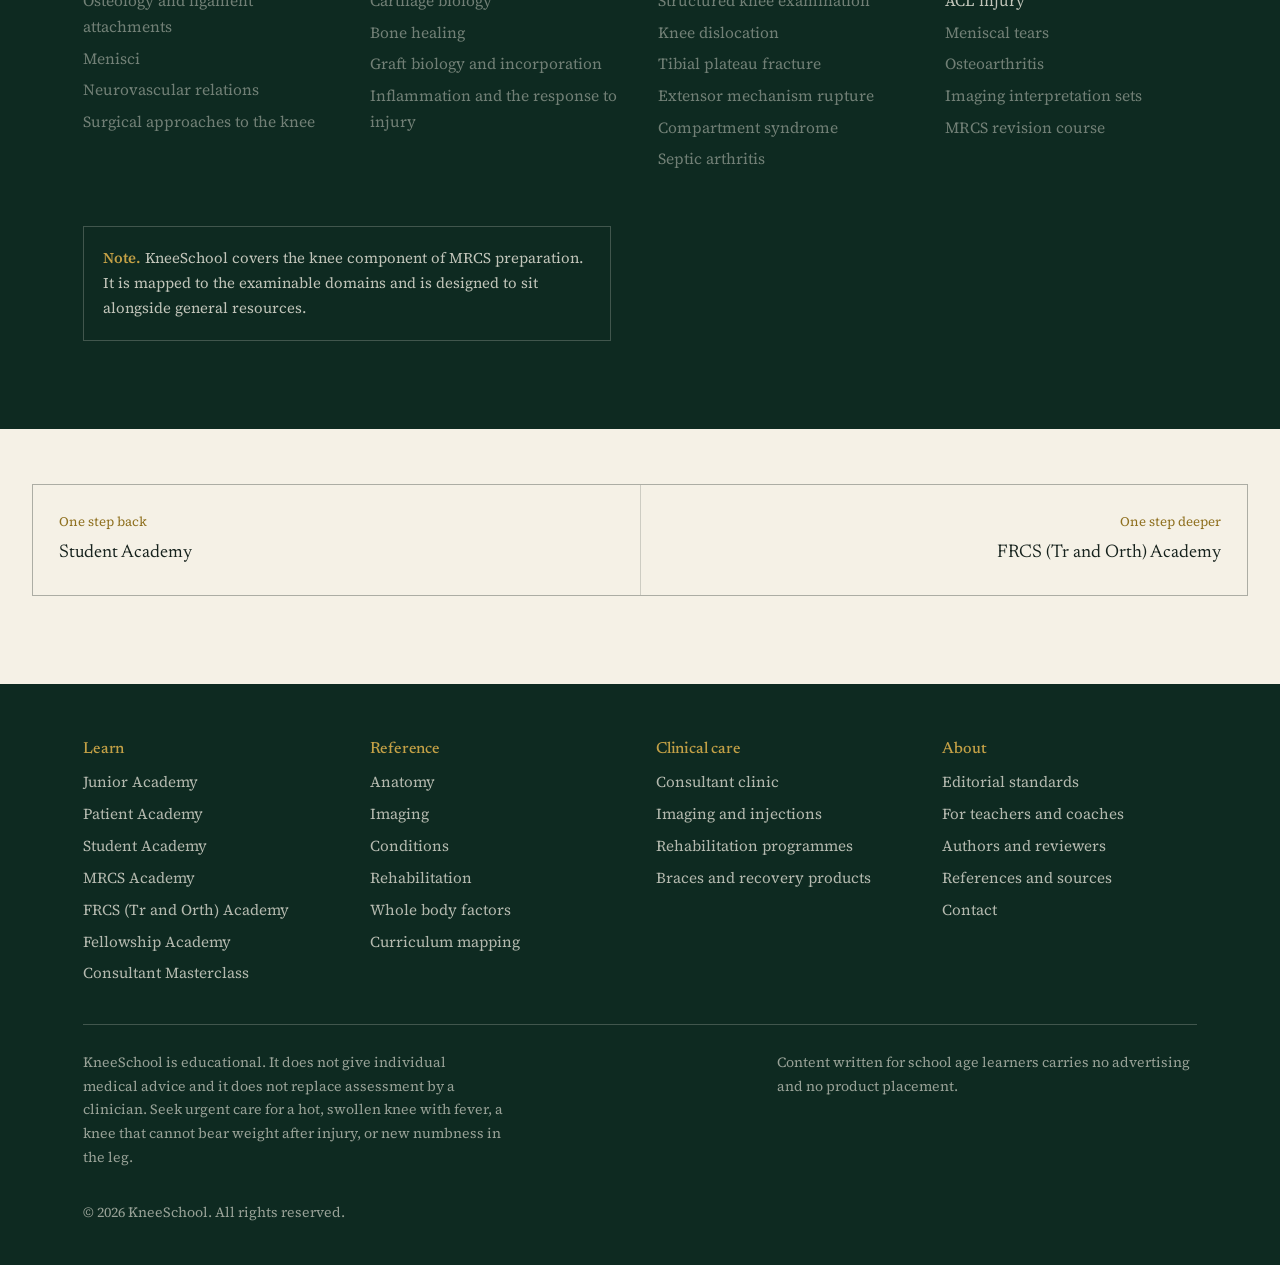
<file: levels/mrcs.html>
<!DOCTYPE html>
<html lang="en-GB">
<head>
<meta charset="utf-8">
<meta name="viewport" content="width=device-width, initial-scale=1, viewport-fit=cover">
<title>MRCS Academy | KneeSchool</title>
<meta name="description" content="Applied anatomy, examination technique, trauma principles and imaging interpretation, with single best answer practice and viva style reasoning.">
<meta name="theme-color" content="#0E2A21">
<link rel="preconnect" href="https://fonts.googleapis.com">
<link rel="preconnect" href="https://fonts.gstatic.com" crossorigin>
<link href="https://fonts.googleapis.com/css2?family=Newsreader:ital,opsz,wght@0,6..72,300;0,6..72,400;0,6..72,500;1,6..72,300&family=Source+Serif+4:opsz,wght@8..60,300;8..60,400;8..60,600&display=swap" rel="stylesheet">
<link rel="stylesheet" href="../assets/styles.css">
</head>
<body>
<header class="site-head">
  <div class="wrap head-in">
    <a class="brand" href="../index.html"><b>Knee</b><span>School</span></a>
    <input class="nav-toggle" type="checkbox" id="navtoggle" aria-label="Show navigation">
    <label class="burger" for="navtoggle">Menu</label>
    <nav class="nav" aria-label="Main">
      <ul>
        <li><a href="../index.html#levels">Learn by level</a></li>
        <li><a href="../levels/junior.html">Junior</a></li>
        <li><a href="../index.html#encyclopaedia">Encyclopaedia</a></li>
        <li><a href="../conditions/index.html">Conditions</a></li>
        <li><a href="../index.html#curriculum">Curriculum</a></li>
        <li><a href="../index.html#tools">Practise</a></li>
        <li><a href="../index.html#about">About</a></li>
      </ul>
    </nav>
  </div>
</header>

<main id="top">

  <section class="page-hero">
    <div class="wrap">
      <p class="crumb"><a href="../index.html">KneeSchool</a><span>/</span><a href="../index.html#levels">Learn by level</a><span>/</span>MRCS Academy</p>
      <div class="hero-split">
        <div>
          <h1>MRCS Academy</h1>
          <p class="who">Core surgical trainees</p>
          <p class="lede">Applied anatomy, examination technique, trauma principles and imaging interpretation, with single best answer practice and viva style reasoning. The knee as the worked example for generic surgical science.</p>
        </div>
        <div>
          <span class="depth"><i class="on"></i><i class="on"></i><i class="on"></i><i class="on"></i><i></i><i></i><i></i></span>
          <p class="rung">Depth 4 of 7 in the spiral</p>
        </div>
      </div>
    </div>
  </section>

  <section class="band wrap">
    <div class="sec-head">
      <h2>What you will cover</h2>
      <p class="lede">Each topic returns at the tier above this one, with more detail rather than a repeat.</p>
    </div>
    <ul class="cover">
        <li>Applied anatomy and surgical approaches</li>
        <li>Cartilage biology, bone healing and graft biology</li>
        <li>Injury patterns and their pathology</li>
        <li>The structured examination under exam conditions</li>
        <li>Trauma principles around the knee</li>
        <li>Radiograph and MRI interpretation</li>
        <li>Communication and consent stations</li>
        <li>Single best answer practice at standard</li>
    </ul>
  </section>

  <section class="band wrap" style="padding-top:0">
    <div class="sec-head">
      <h2>Start here</h2>
      <p class="lede">Two ways in. Read the entry topic, or answer a few questions and let the result choose for you.</p>
    </div>
    <div class="start">
      <div>
        <p class="kicker">Start with</p>
        <h3>Applied anatomy of the knee</h3>
        <p>Attachments, relations and approaches, framed the way Part A asks about them.</p>
        <a href="#">Coming soon</a>
      </div>
      <div>
        <p class="kicker">Or try</p>
        <h3>A timed SBA set</h3>
        <p>Thirty questions at MRCS standard, with reasoning rather than a bare answer key.</p>
        <a href="#">Coming soon</a>
      </div>
    </div>
  </section>

  <section class="band dark">
    <div class="wrap">
      <div class="sec-head">
        <h2>Topics at this level</h2>
        <p class="lede">The full syllabus for this tier. Pages marked as coming soon are written and reviewed in syllabus order.</p>
      </div>
      <div class="topics">
        <div class="topic">
          <h3>Applied anatomy</h3>
          <ul>
            <li><span class="soon">Osteology and ligament attachments</span></li>
            <li><span class="soon">Menisci</span></li>
            <li><span class="soon">Neurovascular relations</span></li>
            <li><span class="soon">Surgical approaches to the knee</span></li>
          </ul>
        </div>
        <div class="topic">
          <h3>Basic science</h3>
          <ul>
            <li><span class="soon">Cartilage biology</span></li>
            <li><span class="soon">Bone healing</span></li>
            <li><span class="soon">Graft biology and incorporation</span></li>
            <li><span class="soon">Inflammation and the response to injury</span></li>
          </ul>
        </div>
        <div class="topic">
          <h3>Clinical and trauma</h3>
          <ul>
            <li><span class="soon">Structured knee examination</span></li>
            <li><span class="soon">Knee dislocation</span></li>
            <li><span class="soon">Tibial plateau fracture</span></li>
            <li><span class="soon">Extensor mechanism rupture</span></li>
            <li><span class="soon">Compartment syndrome</span></li>
            <li><span class="soon">Septic arthritis</span></li>
          </ul>
        </div>
        <div class="topic">
          <h3>Conditions and practice</h3>
          <ul>
            <li><a href="../conditions/acl.html">ACL injury</a></li>
            <li><span class="soon">Meniscal tears</span></li>
            <li><span class="soon">Osteoarthritis</span></li>
            <li><span class="soon">Imaging interpretation sets</span></li>
            <li><span class="soon">MRCS revision course</span></li>
          </ul>
        </div>
      </div>
      <div class="status" style="margin-top:clamp(2.2rem,4vw,3rem)">
        <b>Note.</b> KneeSchool covers the knee component of MRCS preparation. It is mapped to the examinable domains and is designed to sit alongside general resources.
      </div>
    </div>
  </section>

  <section class="band wrap" style="padding-top:clamp(2.4rem,5vw,3.4rem)">
    <div class="adjacent">
      <a href="student.html"><span class="dir">One step back</span><span class="name">Student Academy</span></a>
      <a class="next" href="frcs.html"><span class="dir">One step deeper</span><span class="name">FRCS (Tr and Orth) Academy</span></a>
    </div>
  </section>

</main>

<footer class="site-foot" id="about">
  <div class="wrap">
    <div class="foot-grid">
      <div>
        <h3>Learn</h3>
        <ul>
          <li><a href="../levels/junior.html">Junior Academy</a></li>
          <li><a href="../levels/patient.html">Patient Academy</a></li>
          <li><a href="../levels/student.html">Student Academy</a></li>
          <li><a href="../levels/mrcs.html">MRCS Academy</a></li>
          <li><a href="../levels/frcs.html">FRCS (Tr and Orth) Academy</a></li>
          <li><a href="../levels/fellowship.html">Fellowship Academy</a></li>
          <li><a href="../levels/consultant.html">Consultant Masterclass</a></li>
        </ul>
      </div>
      <div>
        <h3>Reference</h3>
        <ul>
          <li><a href="../index.html#encyclopaedia">Anatomy</a></li>
          <li><a href="../index.html#encyclopaedia">Imaging</a></li>
          <li><a href="../conditions/index.html">Conditions</a></li>
          <li><a href="../index.html#encyclopaedia">Rehabilitation</a></li>
          <li><a href="../index.html#whole">Whole body factors</a></li>
          <li><a href="../index.html#curriculum">Curriculum mapping</a></li>
        </ul>
      </div>
      <div>
        <h3>Clinical care</h3>
        <ul>
          <li><a href="https://www.chinmaygupte.com/">Consultant clinic</a></li>
          <li><a href="#">Imaging and injections</a></li>
          <li><a href="#">Rehabilitation programmes</a></li>
          <li><a href="#">Braces and recovery products</a></li>
        </ul>
      </div>
      <div>
        <h3>About</h3>
        <ul>
          <li><a href="../index.html#standards">Editorial standards</a></li>
          <li><a href="../levels/junior.html">For teachers and coaches</a></li>
          <li><a href="#">Authors and reviewers</a></li>
          <li><a href="#">References and sources</a></li>
          <li><a href="#">Contact</a></li>
        </ul>
      </div>
    </div>
    <div class="legal">
      <p>KneeSchool is educational. It does not give individual medical advice and it does not replace assessment by a clinician. Seek urgent care for a hot, swollen knee with fever, a knee that cannot bear weight after injury, or new numbness in the leg.</p>
      <p>Content written for school age learners carries no advertising and no product placement.</p>
      <p>&copy; 2026 KneeSchool. All rights reserved.</p>
    </div>
  </div>
</footer>

</body>
</html>
</file>
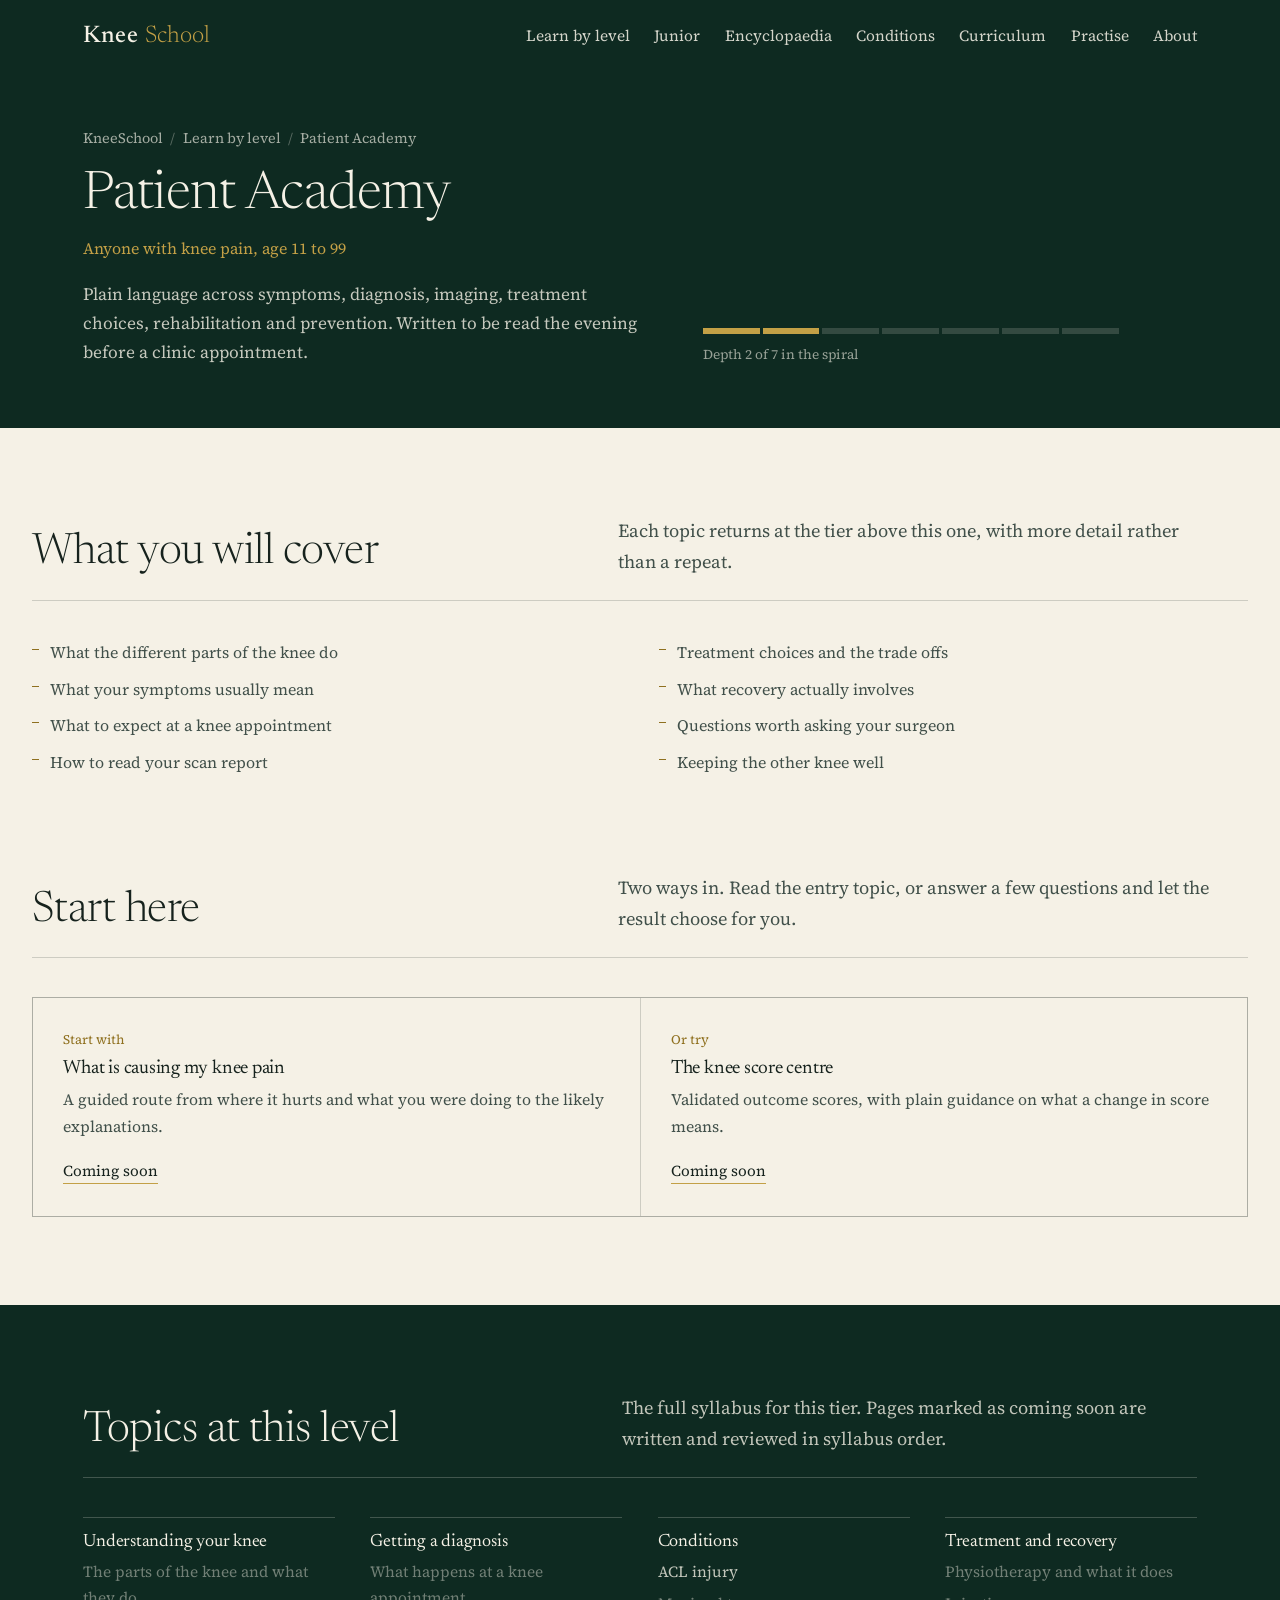
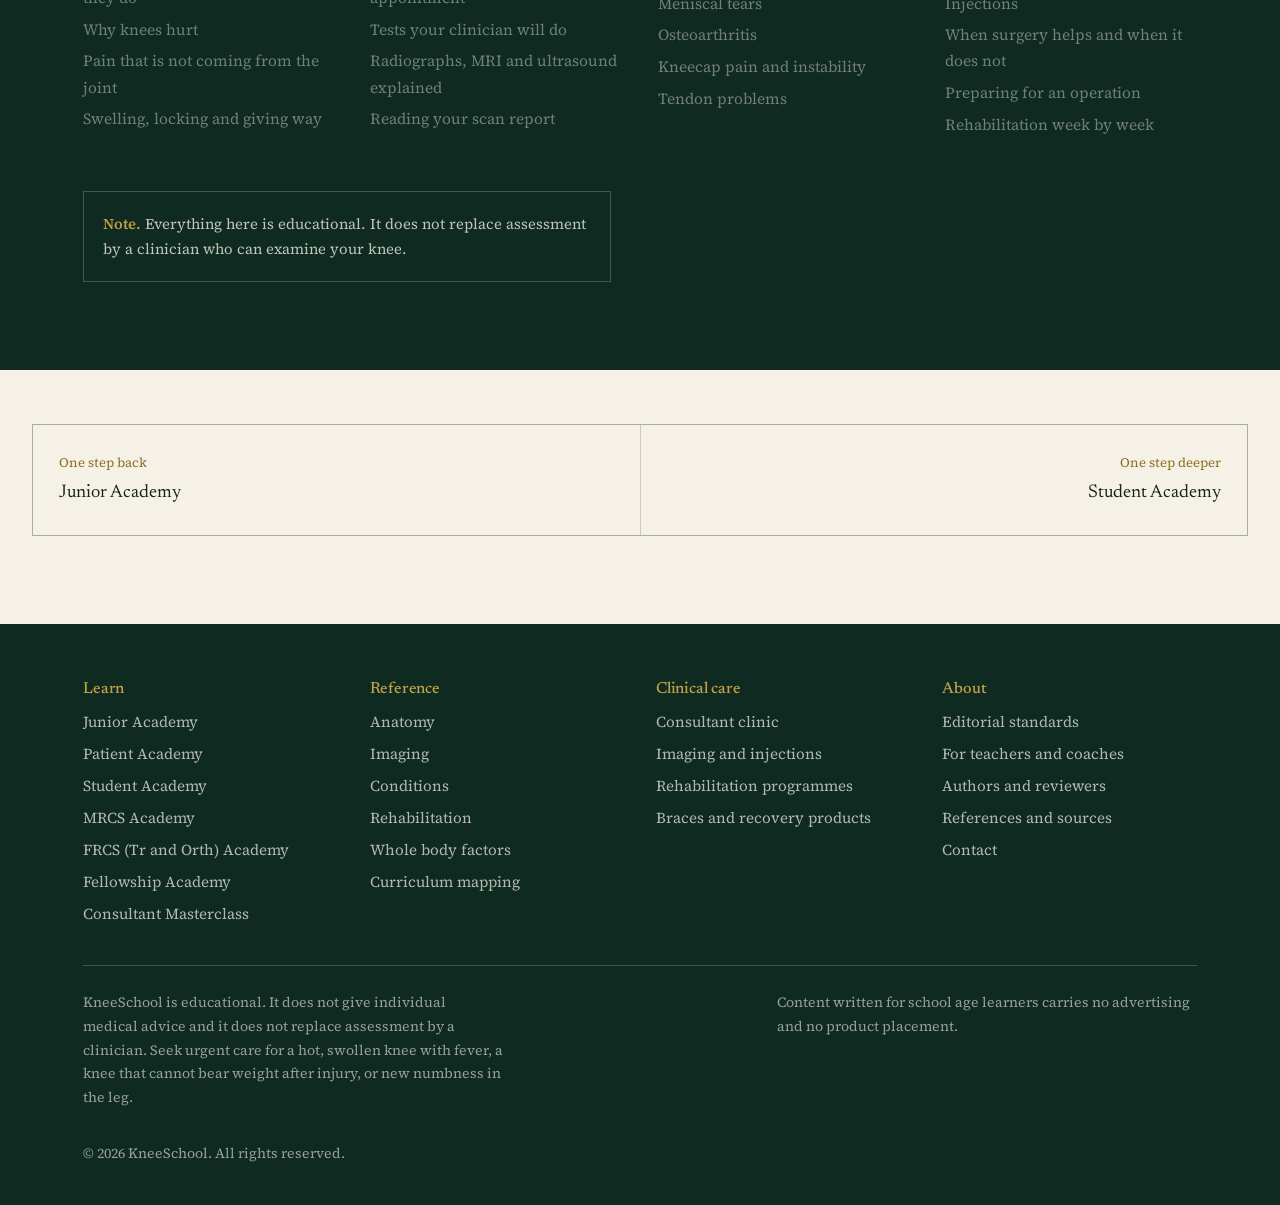
<file: levels/patient.html>
<!DOCTYPE html>
<html lang="en-GB">
<head>
<meta charset="utf-8">
<meta name="viewport" content="width=device-width, initial-scale=1, viewport-fit=cover">
<title>Patient Academy | KneeSchool</title>
<meta name="description" content="Plain language across symptoms, diagnosis, imaging, treatment choices, rehabilitation and prevention.">
<meta name="theme-color" content="#0E2A21">
<link rel="preconnect" href="https://fonts.googleapis.com">
<link rel="preconnect" href="https://fonts.gstatic.com" crossorigin>
<link href="https://fonts.googleapis.com/css2?family=Newsreader:ital,opsz,wght@0,6..72,300;0,6..72,400;0,6..72,500;1,6..72,300&family=Source+Serif+4:opsz,wght@8..60,300;8..60,400;8..60,600&display=swap" rel="stylesheet">
<link rel="stylesheet" href="../assets/styles.css">
</head>
<body>
<header class="site-head">
  <div class="wrap head-in">
    <a class="brand" href="../index.html"><b>Knee</b><span>School</span></a>
    <input class="nav-toggle" type="checkbox" id="navtoggle" aria-label="Show navigation">
    <label class="burger" for="navtoggle">Menu</label>
    <nav class="nav" aria-label="Main">
      <ul>
        <li><a href="../index.html#levels">Learn by level</a></li>
        <li><a href="../levels/junior.html">Junior</a></li>
        <li><a href="../index.html#encyclopaedia">Encyclopaedia</a></li>
        <li><a href="../conditions/index.html">Conditions</a></li>
        <li><a href="../index.html#curriculum">Curriculum</a></li>
        <li><a href="../index.html#tools">Practise</a></li>
        <li><a href="../index.html#about">About</a></li>
      </ul>
    </nav>
  </div>
</header>

<main id="top">

  <section class="page-hero">
    <div class="wrap">
      <p class="crumb"><a href="../index.html">KneeSchool</a><span>/</span><a href="../index.html#levels">Learn by level</a><span>/</span>Patient Academy</p>
      <div class="hero-split">
        <div>
          <h1>Patient Academy</h1>
          <p class="who">Anyone with knee pain, age 11 to 99</p>
          <p class="lede">Plain language across symptoms, diagnosis, imaging, treatment choices, rehabilitation and prevention. Written to be read the evening before a clinic appointment.</p>
        </div>
        <div>
          <span class="depth"><i class="on"></i><i class="on"></i><i></i><i></i><i></i><i></i><i></i></span>
          <p class="rung">Depth 2 of 7 in the spiral</p>
        </div>
      </div>
    </div>
  </section>

  <section class="band wrap">
    <div class="sec-head">
      <h2>What you will cover</h2>
      <p class="lede">Each topic returns at the tier above this one, with more detail rather than a repeat.</p>
    </div>
    <ul class="cover">
        <li>What the different parts of the knee do</li>
        <li>What your symptoms usually mean</li>
        <li>What to expect at a knee appointment</li>
        <li>How to read your scan report</li>
        <li>Treatment choices and the trade offs</li>
        <li>What recovery actually involves</li>
        <li>Questions worth asking your surgeon</li>
        <li>Keeping the other knee well</li>
    </ul>
  </section>

  <section class="band wrap" style="padding-top:0">
    <div class="sec-head">
      <h2>Start here</h2>
      <p class="lede">Two ways in. Read the entry topic, or answer a few questions and let the result choose for you.</p>
    </div>
    <div class="start">
      <div>
        <p class="kicker">Start with</p>
        <h3>What is causing my knee pain</h3>
        <p>A guided route from where it hurts and what you were doing to the likely explanations.</p>
        <a href="#">Coming soon</a>
      </div>
      <div>
        <p class="kicker">Or try</p>
        <h3>The knee score centre</h3>
        <p>Validated outcome scores, with plain guidance on what a change in score means.</p>
        <a href="#">Coming soon</a>
      </div>
    </div>
  </section>

  <section class="band dark">
    <div class="wrap">
      <div class="sec-head">
        <h2>Topics at this level</h2>
        <p class="lede">The full syllabus for this tier. Pages marked as coming soon are written and reviewed in syllabus order.</p>
      </div>
      <div class="topics">
        <div class="topic">
          <h3>Understanding your knee</h3>
          <ul>
            <li><span class="soon">The parts of the knee and what they do</span></li>
            <li><span class="soon">Why knees hurt</span></li>
            <li><span class="soon">Pain that is not coming from the joint</span></li>
            <li><span class="soon">Swelling, locking and giving way</span></li>
          </ul>
        </div>
        <div class="topic">
          <h3>Getting a diagnosis</h3>
          <ul>
            <li><span class="soon">What happens at a knee appointment</span></li>
            <li><span class="soon">Tests your clinician will do</span></li>
            <li><span class="soon">Radiographs, MRI and ultrasound explained</span></li>
            <li><span class="soon">Reading your scan report</span></li>
          </ul>
        </div>
        <div class="topic">
          <h3>Conditions</h3>
          <ul>
            <li><a href="../conditions/acl.html">ACL injury</a></li>
            <li><span class="soon">Meniscal tears</span></li>
            <li><span class="soon">Osteoarthritis</span></li>
            <li><span class="soon">Kneecap pain and instability</span></li>
            <li><span class="soon">Tendon problems</span></li>
          </ul>
        </div>
        <div class="topic">
          <h3>Treatment and recovery</h3>
          <ul>
            <li><span class="soon">Physiotherapy and what it does</span></li>
            <li><span class="soon">Injections</span></li>
            <li><span class="soon">When surgery helps and when it does not</span></li>
            <li><span class="soon">Preparing for an operation</span></li>
            <li><span class="soon">Rehabilitation week by week</span></li>
          </ul>
        </div>
      </div>
      <div class="status" style="margin-top:clamp(2.2rem,4vw,3rem)">
        <b>Note.</b> Everything here is educational. It does not replace assessment by a clinician who can examine your knee.
      </div>
    </div>
  </section>

  <section class="band wrap" style="padding-top:clamp(2.4rem,5vw,3.4rem)">
    <div class="adjacent">
      <a href="junior.html"><span class="dir">One step back</span><span class="name">Junior Academy</span></a>
      <a class="next" href="student.html"><span class="dir">One step deeper</span><span class="name">Student Academy</span></a>
    </div>
  </section>

</main>

<footer class="site-foot" id="about">
  <div class="wrap">
    <div class="foot-grid">
      <div>
        <h3>Learn</h3>
        <ul>
          <li><a href="../levels/junior.html">Junior Academy</a></li>
          <li><a href="../levels/patient.html">Patient Academy</a></li>
          <li><a href="../levels/student.html">Student Academy</a></li>
          <li><a href="../levels/mrcs.html">MRCS Academy</a></li>
          <li><a href="../levels/frcs.html">FRCS (Tr and Orth) Academy</a></li>
          <li><a href="../levels/fellowship.html">Fellowship Academy</a></li>
          <li><a href="../levels/consultant.html">Consultant Masterclass</a></li>
        </ul>
      </div>
      <div>
        <h3>Reference</h3>
        <ul>
          <li><a href="../index.html#encyclopaedia">Anatomy</a></li>
          <li><a href="../index.html#encyclopaedia">Imaging</a></li>
          <li><a href="../conditions/index.html">Conditions</a></li>
          <li><a href="../index.html#encyclopaedia">Rehabilitation</a></li>
          <li><a href="../index.html#whole">Whole body factors</a></li>
          <li><a href="../index.html#curriculum">Curriculum mapping</a></li>
        </ul>
      </div>
      <div>
        <h3>Clinical care</h3>
        <ul>
          <li><a href="https://www.chinmaygupte.com/">Consultant clinic</a></li>
          <li><a href="#">Imaging and injections</a></li>
          <li><a href="#">Rehabilitation programmes</a></li>
          <li><a href="#">Braces and recovery products</a></li>
        </ul>
      </div>
      <div>
        <h3>About</h3>
        <ul>
          <li><a href="../index.html#standards">Editorial standards</a></li>
          <li><a href="../levels/junior.html">For teachers and coaches</a></li>
          <li><a href="#">Authors and reviewers</a></li>
          <li><a href="#">References and sources</a></li>
          <li><a href="#">Contact</a></li>
        </ul>
      </div>
    </div>
    <div class="legal">
      <p>KneeSchool is educational. It does not give individual medical advice and it does not replace assessment by a clinician. Seek urgent care for a hot, swollen knee with fever, a knee that cannot bear weight after injury, or new numbness in the leg.</p>
      <p>Content written for school age learners carries no advertising and no product placement.</p>
      <p>&copy; 2026 KneeSchool. All rights reserved.</p>
    </div>
  </div>
</footer>

</body>
</html>
</file>
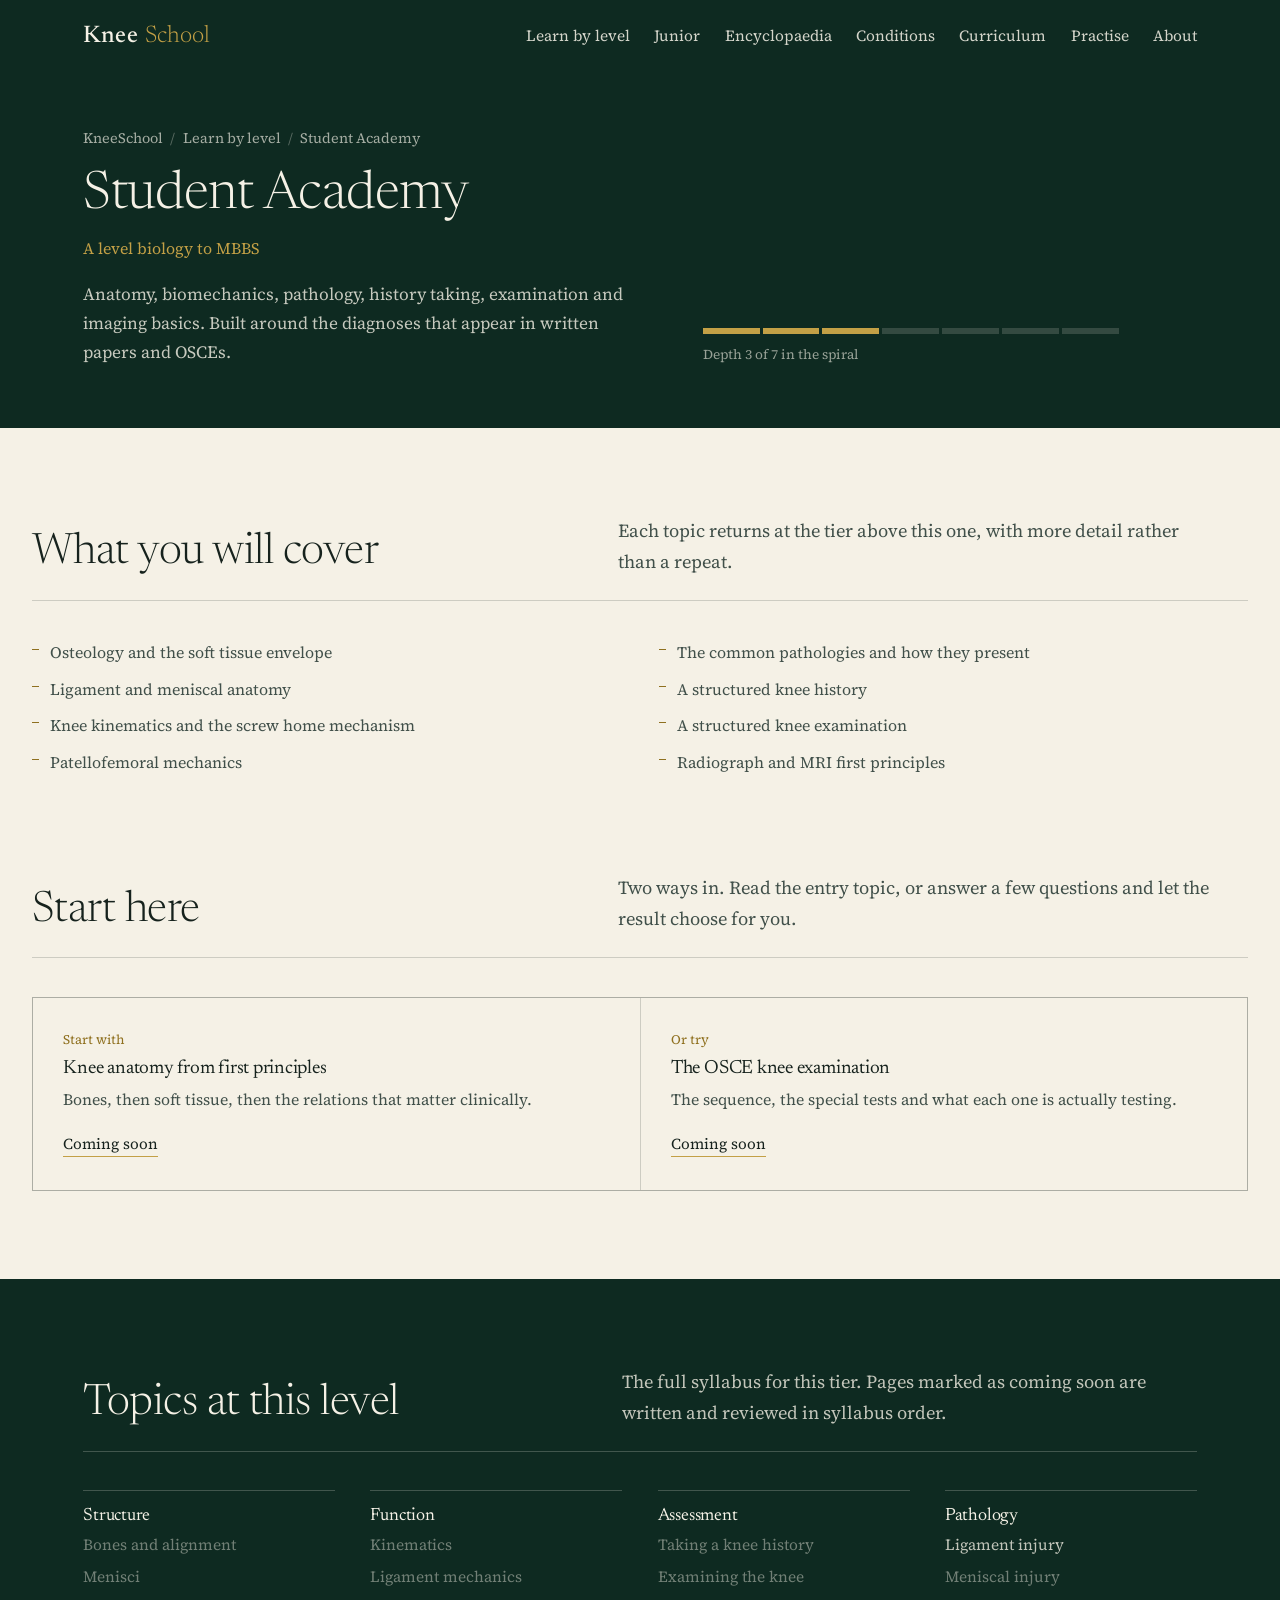
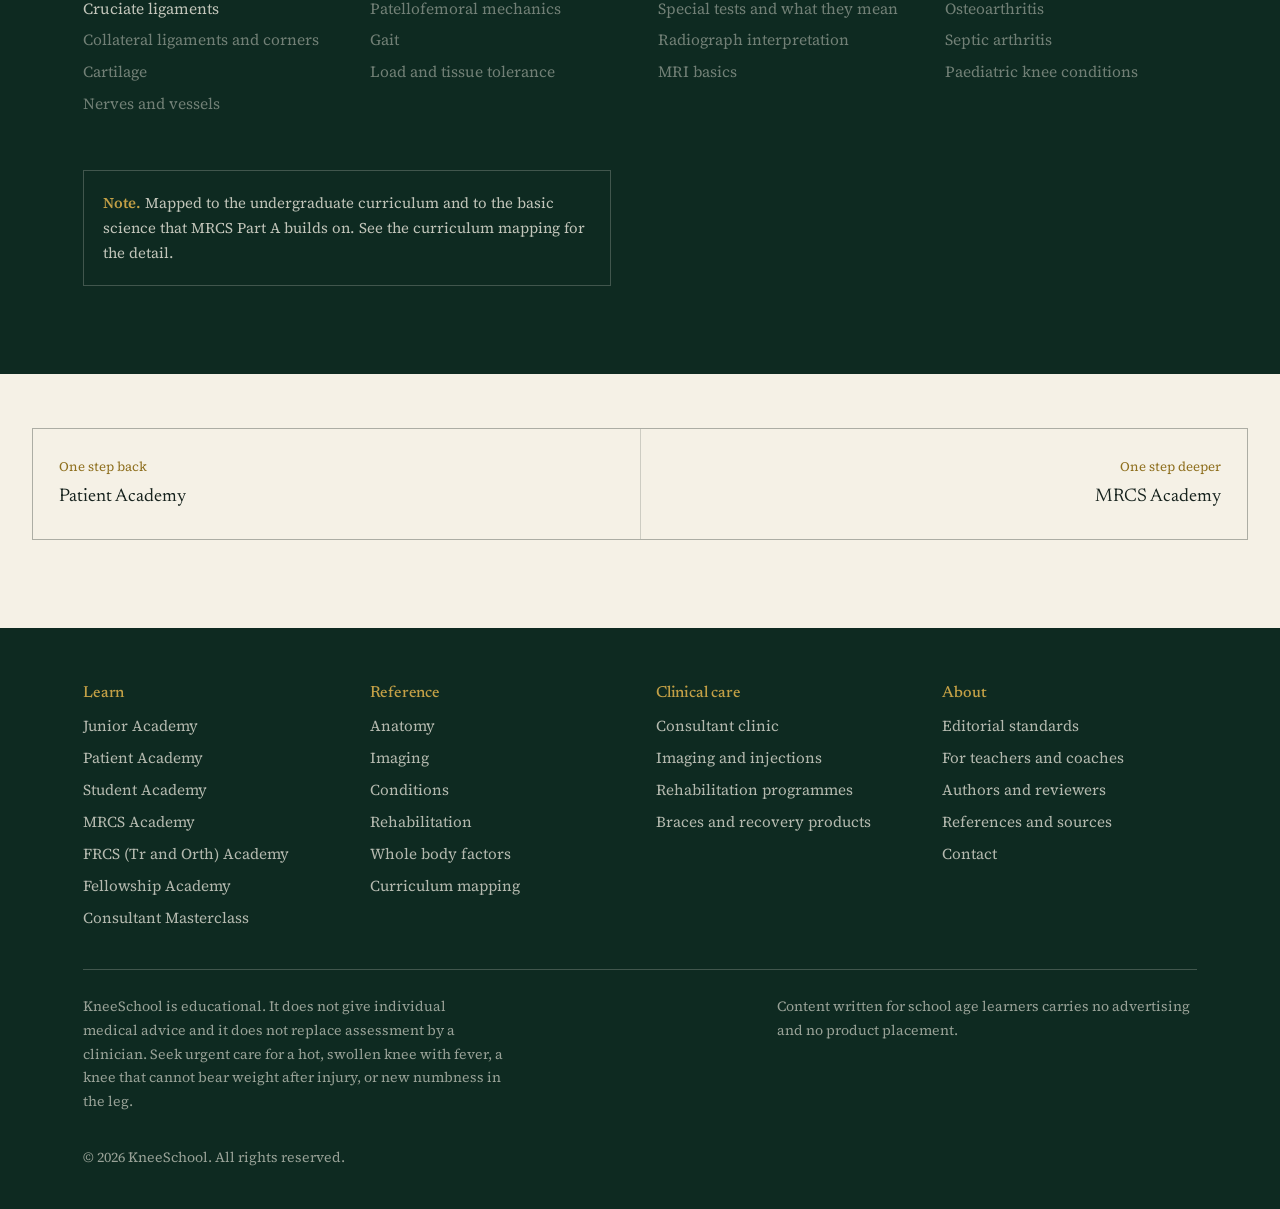
<file: levels/student.html>
<!DOCTYPE html>
<html lang="en-GB">
<head>
<meta charset="utf-8">
<meta name="viewport" content="width=device-width, initial-scale=1, viewport-fit=cover">
<title>Student Academy | KneeSchool</title>
<meta name="description" content="Anatomy, biomechanics, pathology, history taking, examination and imaging basics.">
<meta name="theme-color" content="#0E2A21">
<link rel="preconnect" href="https://fonts.googleapis.com">
<link rel="preconnect" href="https://fonts.gstatic.com" crossorigin>
<link href="https://fonts.googleapis.com/css2?family=Newsreader:ital,opsz,wght@0,6..72,300;0,6..72,400;0,6..72,500;1,6..72,300&family=Source+Serif+4:opsz,wght@8..60,300;8..60,400;8..60,600&display=swap" rel="stylesheet">
<link rel="stylesheet" href="../assets/styles.css">
</head>
<body>
<header class="site-head">
  <div class="wrap head-in">
    <a class="brand" href="../index.html"><b>Knee</b><span>School</span></a>
    <input class="nav-toggle" type="checkbox" id="navtoggle" aria-label="Show navigation">
    <label class="burger" for="navtoggle">Menu</label>
    <nav class="nav" aria-label="Main">
      <ul>
        <li><a href="../index.html#levels">Learn by level</a></li>
        <li><a href="../levels/junior.html">Junior</a></li>
        <li><a href="../index.html#encyclopaedia">Encyclopaedia</a></li>
        <li><a href="../conditions/index.html">Conditions</a></li>
        <li><a href="../index.html#curriculum">Curriculum</a></li>
        <li><a href="../index.html#tools">Practise</a></li>
        <li><a href="../index.html#about">About</a></li>
      </ul>
    </nav>
  </div>
</header>

<main id="top">

  <section class="page-hero">
    <div class="wrap">
      <p class="crumb"><a href="../index.html">KneeSchool</a><span>/</span><a href="../index.html#levels">Learn by level</a><span>/</span>Student Academy</p>
      <div class="hero-split">
        <div>
          <h1>Student Academy</h1>
          <p class="who">A level biology to MBBS</p>
          <p class="lede">Anatomy, biomechanics, pathology, history taking, examination and imaging basics. Built around the diagnoses that appear in written papers and OSCEs.</p>
        </div>
        <div>
          <span class="depth"><i class="on"></i><i class="on"></i><i class="on"></i><i></i><i></i><i></i><i></i></span>
          <p class="rung">Depth 3 of 7 in the spiral</p>
        </div>
      </div>
    </div>
  </section>

  <section class="band wrap">
    <div class="sec-head">
      <h2>What you will cover</h2>
      <p class="lede">Each topic returns at the tier above this one, with more detail rather than a repeat.</p>
    </div>
    <ul class="cover">
        <li>Osteology and the soft tissue envelope</li>
        <li>Ligament and meniscal anatomy</li>
        <li>Knee kinematics and the screw home mechanism</li>
        <li>Patellofemoral mechanics</li>
        <li>The common pathologies and how they present</li>
        <li>A structured knee history</li>
        <li>A structured knee examination</li>
        <li>Radiograph and MRI first principles</li>
    </ul>
  </section>

  <section class="band wrap" style="padding-top:0">
    <div class="sec-head">
      <h2>Start here</h2>
      <p class="lede">Two ways in. Read the entry topic, or answer a few questions and let the result choose for you.</p>
    </div>
    <div class="start">
      <div>
        <p class="kicker">Start with</p>
        <h3>Knee anatomy from first principles</h3>
        <p>Bones, then soft tissue, then the relations that matter clinically.</p>
        <a href="#">Coming soon</a>
      </div>
      <div>
        <p class="kicker">Or try</p>
        <h3>The OSCE knee examination</h3>
        <p>The sequence, the special tests and what each one is actually testing.</p>
        <a href="#">Coming soon</a>
      </div>
    </div>
  </section>

  <section class="band dark">
    <div class="wrap">
      <div class="sec-head">
        <h2>Topics at this level</h2>
        <p class="lede">The full syllabus for this tier. Pages marked as coming soon are written and reviewed in syllabus order.</p>
      </div>
      <div class="topics">
        <div class="topic">
          <h3>Structure</h3>
          <ul>
            <li><span class="soon">Bones and alignment</span></li>
            <li><span class="soon">Menisci</span></li>
            <li><a href="../conditions/acl.html">Cruciate ligaments</a></li>
            <li><span class="soon">Collateral ligaments and corners</span></li>
            <li><span class="soon">Cartilage</span></li>
            <li><span class="soon">Nerves and vessels</span></li>
          </ul>
        </div>
        <div class="topic">
          <h3>Function</h3>
          <ul>
            <li><span class="soon">Kinematics</span></li>
            <li><span class="soon">Ligament mechanics</span></li>
            <li><span class="soon">Patellofemoral mechanics</span></li>
            <li><span class="soon">Gait</span></li>
            <li><span class="soon">Load and tissue tolerance</span></li>
          </ul>
        </div>
        <div class="topic">
          <h3>Assessment</h3>
          <ul>
            <li><span class="soon">Taking a knee history</span></li>
            <li><span class="soon">Examining the knee</span></li>
            <li><span class="soon">Special tests and what they mean</span></li>
            <li><span class="soon">Radiograph interpretation</span></li>
            <li><span class="soon">MRI basics</span></li>
          </ul>
        </div>
        <div class="topic">
          <h3>Pathology</h3>
          <ul>
            <li><a href="../conditions/acl.html">Ligament injury</a></li>
            <li><span class="soon">Meniscal injury</span></li>
            <li><span class="soon">Osteoarthritis</span></li>
            <li><span class="soon">Septic arthritis</span></li>
            <li><span class="soon">Paediatric knee conditions</span></li>
          </ul>
        </div>
      </div>
      <div class="status" style="margin-top:clamp(2.2rem,4vw,3rem)">
        <b>Note.</b> Mapped to the undergraduate curriculum and to the basic science that MRCS Part A builds on. See the curriculum mapping for the detail.
      </div>
    </div>
  </section>

  <section class="band wrap" style="padding-top:clamp(2.4rem,5vw,3.4rem)">
    <div class="adjacent">
      <a href="patient.html"><span class="dir">One step back</span><span class="name">Patient Academy</span></a>
      <a class="next" href="mrcs.html"><span class="dir">One step deeper</span><span class="name">MRCS Academy</span></a>
    </div>
  </section>

</main>

<footer class="site-foot" id="about">
  <div class="wrap">
    <div class="foot-grid">
      <div>
        <h3>Learn</h3>
        <ul>
          <li><a href="../levels/junior.html">Junior Academy</a></li>
          <li><a href="../levels/patient.html">Patient Academy</a></li>
          <li><a href="../levels/student.html">Student Academy</a></li>
          <li><a href="../levels/mrcs.html">MRCS Academy</a></li>
          <li><a href="../levels/frcs.html">FRCS (Tr and Orth) Academy</a></li>
          <li><a href="../levels/fellowship.html">Fellowship Academy</a></li>
          <li><a href="../levels/consultant.html">Consultant Masterclass</a></li>
        </ul>
      </div>
      <div>
        <h3>Reference</h3>
        <ul>
          <li><a href="../index.html#encyclopaedia">Anatomy</a></li>
          <li><a href="../index.html#encyclopaedia">Imaging</a></li>
          <li><a href="../conditions/index.html">Conditions</a></li>
          <li><a href="../index.html#encyclopaedia">Rehabilitation</a></li>
          <li><a href="../index.html#whole">Whole body factors</a></li>
          <li><a href="../index.html#curriculum">Curriculum mapping</a></li>
        </ul>
      </div>
      <div>
        <h3>Clinical care</h3>
        <ul>
          <li><a href="https://www.chinmaygupte.com/">Consultant clinic</a></li>
          <li><a href="#">Imaging and injections</a></li>
          <li><a href="#">Rehabilitation programmes</a></li>
          <li><a href="#">Braces and recovery products</a></li>
        </ul>
      </div>
      <div>
        <h3>About</h3>
        <ul>
          <li><a href="../index.html#standards">Editorial standards</a></li>
          <li><a href="../levels/junior.html">For teachers and coaches</a></li>
          <li><a href="#">Authors and reviewers</a></li>
          <li><a href="#">References and sources</a></li>
          <li><a href="#">Contact</a></li>
        </ul>
      </div>
    </div>
    <div class="legal">
      <p>KneeSchool is educational. It does not give individual medical advice and it does not replace assessment by a clinician. Seek urgent care for a hot, swollen knee with fever, a knee that cannot bear weight after injury, or new numbness in the leg.</p>
      <p>Content written for school age learners carries no advertising and no product placement.</p>
      <p>&copy; 2026 KneeSchool. All rights reserved.</p>
    </div>
  </div>
</footer>

</body>
</html>
</file>
<file: assets/styles.css>
/* ---------- tokens ---------- */
:root{
  --green-900:#0E2A21;
  --green-800:#123428;
  --green-700:#174336;
  --green-500:#2E6B56;
  --ivory:#F5F1E6;
  --ivory-2:#EAE3D2;
  --ink:#16221D;
  --ink-soft:#41504A;
  --gold:#C3A046;
  --gold-dark:#8F701F;
  --rule:rgba(22,34,29,.18);
  --rule-dark:rgba(245,241,230,.22);
  --display:"Newsreader","Iowan Old Style","Palatino Linotype",Palatino,Georgia,"Times New Roman",serif;
  --body:"Source Serif 4","Iowan Old Style",Georgia,"Times New Roman",serif;
  --measure:66ch;
  --pad:clamp(1.15rem,4vw,3.25rem);
}

*,*::before,*::after{box-sizing:border-box}
html{-webkit-text-size-adjust:100%;text-size-adjust:100%;scroll-behavior:smooth}
@media (prefers-reduced-motion:reduce){html{scroll-behavior:auto}*{transition:none!important;animation:none!important}}
body{
  margin:0;
  background:var(--ivory);
  color:var(--ink);
  font-family:var(--body);
  font-size:clamp(1.02rem,.96rem + .35vw,1.15rem);
  line-height:1.68;
  font-weight:400;
  -webkit-font-smoothing:antialiased;
  text-rendering:optimizeLegibility;
}
img{max-width:100%;display:block}
a{color:inherit}
h1,h2,h3,h4{font-family:var(--display);font-weight:400;line-height:1.14;letter-spacing:-.012em;margin:0}
p{margin:0 0 1rem}
p:last-child{margin-bottom:0}
:focus-visible{outline:2px solid var(--gold);outline-offset:3px;border-radius:2px}

section[id],footer[id],div[id]{scroll-margin-top:1.5rem}
h1,h2,h3,p,li,a{overflow-wrap:break-word}
.wrap{max-width:76rem;margin:0 auto;padding-left:var(--pad);padding-right:var(--pad)}
.band{padding:clamp(3rem,7vw,5.5rem) 0}
.dark{background:var(--green-900);color:var(--ivory)}
.dark h2,.dark h3{color:var(--ivory)}
.lede{max-width:var(--measure);color:var(--ink-soft)}
.dark .lede{color:rgba(245,241,230,.78)}

/* ---------- header ---------- */
.site-head{background:var(--green-900);color:var(--ivory);position:relative;z-index:20}
.head-in{display:flex;align-items:center;gap:1.5rem;min-height:4.5rem;flex-wrap:wrap}
.brand{font-family:var(--display);font-size:1.5rem;letter-spacing:.005em;text-decoration:none;margin-right:auto;display:flex;align-items:baseline;gap:.45rem}
.brand b{font-weight:500}
.brand span{color:var(--gold);font-weight:300}
.nav ul{display:flex;gap:clamp(.9rem,1.9vw,1.7rem);list-style:none;margin:0;padding:0}
.nav a{text-decoration:none;font-size:.97rem;color:rgba(245,241,230,.86);padding:.4rem 0;border-bottom:1px solid transparent}
.nav a:hover{color:var(--ivory);border-bottom-color:var(--gold)}
.nav-toggle{position:absolute;opacity:0;width:1px;height:1px}
.burger{display:none;font-family:var(--body);font-size:.95rem;color:var(--ivory);border:1px solid var(--rule-dark);padding:.4rem .8rem;cursor:pointer;background:none}
@media (max-width:860px){
  .burger{display:inline-block;margin-left:auto}
  .brand{margin-right:0}
  .nav{flex-basis:100%;display:none;padding-bottom:1rem}
  .nav ul{flex-direction:column;gap:0}
  .nav li{border-top:1px solid var(--rule-dark)}
  .nav a{display:block;padding:.75rem 0;font-size:1.05rem}
  .nav-toggle:checked ~ .nav{display:block}
  .nav-toggle:focus-visible ~ .burger{outline:2px solid var(--gold);outline-offset:3px}
}

/* ---------- hero ---------- */
.hero{background:var(--green-900);color:var(--ivory);padding:clamp(2.75rem,6vw,5rem) 0 clamp(3rem,6vw,5.5rem)}
.hero-grid{display:grid;grid-template-columns:minmax(0,1.05fr) minmax(0,1fr);gap:clamp(2rem,4.5vw,4rem);align-items:start}
@media (max-width:900px){.hero-grid{grid-template-columns:1fr}}
.hero h1{font-size:clamp(2.5rem,6.2vw,4.3rem);font-weight:300;line-height:1.05}
.hero h1 em{font-style:italic;font-weight:300}
.hero p{max-width:34ch;color:rgba(245,241,230,.8);margin-top:1.4rem;font-size:1.1rem}
.actions{display:flex;flex-wrap:wrap;gap:.85rem;margin-top:2rem}
.btn{display:inline-block;text-decoration:none;font-family:var(--body);font-size:1rem;padding:.78rem 1.5rem;border:1px solid var(--gold);color:var(--green-900);background:var(--gold)}
.btn:hover{background:#D2B360;border-color:#D2B360}
.btn.ghost{background:transparent;color:var(--ivory)}
.btn.ghost:hover{background:rgba(195,160,70,.14)}

/* ---------- depth dial ---------- */
.dial{border:1px solid var(--rule-dark);padding:clamp(1.2rem,2.6vw,1.9rem);background:var(--green-800);position:relative}
.dial-head{display:flex;justify-content:space-between;align-items:baseline;gap:1rem;border-bottom:1px solid var(--rule-dark);padding-bottom:.8rem;margin-bottom:1.1rem}
.dial-head h2{font-size:1.4rem}
.dial-head small{font-size:.85rem;color:var(--gold);font-family:var(--body)}
.dial input{position:absolute;opacity:0;width:1px;height:1px;pointer-events:none}
.dial-tabs{display:grid;grid-template-columns:repeat(7,1fr);gap:.25rem;margin-bottom:1.2rem}
.dial-tabs label{
  display:block;text-align:center;cursor:pointer;font-size:clamp(.72rem,1.05vw,.82rem);line-height:1.2;
  padding:.55rem .15rem;border-top:2px solid rgba(245,241,230,.25);color:rgba(245,241,230,.62);
}
.dial-tabs label:hover{color:var(--ivory)}
.dial-panel{display:none}
.dial-panel h3{font-size:1.15rem;color:var(--gold);margin-bottom:.5rem;font-weight:500}
.dial-panel p{color:rgba(245,241,230,.88);font-size:1.02rem;margin:0;max-width:62ch}
/* .hero p caps the hero sub copy at 34ch. The dial sits inside .hero, so the cap
   would otherwise inherit into the panels and leave them half filled once the
   hero stacks to one column. */
#d0:checked ~ .dial-tabs label[for=d0],
#d1:checked ~ .dial-tabs label[for=d1],
#d2:checked ~ .dial-tabs label[for=d2],
#d3:checked ~ .dial-tabs label[for=d3],
#d4:checked ~ .dial-tabs label[for=d4],
#d5:checked ~ .dial-tabs label[for=d5],
#d6:checked ~ .dial-tabs label[for=d6]{color:var(--ivory);border-top-color:var(--gold)}
#d0:checked ~ .dial-body .p0,
#d1:checked ~ .dial-body .p1,
#d2:checked ~ .dial-body .p2,
#d3:checked ~ .dial-body .p3,
#d4:checked ~ .dial-body .p4,
#d5:checked ~ .dial-body .p5,
#d6:checked ~ .dial-body .p6{display:block}
#d0:focus-visible ~ .dial-tabs label[for=d0],
#d1:focus-visible ~ .dial-tabs label[for=d1],
#d2:focus-visible ~ .dial-tabs label[for=d2],
#d3:focus-visible ~ .dial-tabs label[for=d3],
#d4:focus-visible ~ .dial-tabs label[for=d4],
#d5:focus-visible ~ .dial-tabs label[for=d5],
#d6:focus-visible ~ .dial-tabs label[for=d6]{outline:2px solid var(--gold);outline-offset:2px}
.dial-body{min-height:12.5rem}
@media (max-width:560px){
  .dial-tabs{grid-template-columns:repeat(4,1fr);gap:.35rem}
  .dial-body{min-height:15.5rem}
}

/* ---------- section heading ---------- */
.sec-head{display:grid;grid-template-columns:minmax(0,1fr) minmax(0,1.15fr);gap:clamp(1rem,3vw,3rem);align-items:end;border-bottom:1px solid var(--rule);padding-bottom:1.4rem;margin-bottom:2.4rem}
.dark .sec-head{border-bottom-color:var(--rule-dark)}
.sec-head h2{font-size:clamp(1.85rem,3.6vw,2.7rem);font-weight:300}
@media (max-width:760px){.sec-head{grid-template-columns:1fr;align-items:start;gap:1rem}}

/* ---------- spiral steps ---------- */
.steps{display:grid;grid-template-columns:repeat(3,1fr);gap:clamp(1.4rem,3vw,2.6rem);counter-reset:s}
@media (max-width:760px){.steps{grid-template-columns:1fr}}
.step{border-top:1px solid var(--rule);padding-top:1rem}
.step h3{font-size:1.25rem;margin-bottom:.5rem}
.step h3::before{counter-increment:s;content:counter(s) ". ";color:var(--gold-dark)}
.step p{color:var(--ink-soft);font-size:1rem}

/* ---------- levels ladder ---------- */
.level{display:grid;grid-template-columns:12rem minmax(0,1fr) 9rem;gap:clamp(1rem,3vw,2.5rem);align-items:start;padding:1.6rem 0;border-top:1px solid var(--rule)}
.level:last-child{border-bottom:1px solid var(--rule)}
.level h3{font-size:1.3rem}
.level .who{color:var(--gold-dark);font-size:.92rem;margin-top:.3rem}
.level p{color:var(--ink-soft);font-size:1rem;margin:0}
.level a{font-size:.95rem;text-decoration:none;border-bottom:1px solid var(--gold);padding-bottom:2px;white-space:nowrap}
.level a:hover{color:var(--gold-dark)}
.depth{display:flex;gap:3px;margin-top:.85rem}
.depth i{display:block;height:6px;flex:1;background:var(--ivory-2)}
.depth i.on{background:var(--green-500)}
@media (max-width:820px){
  .level{grid-template-columns:1fr;gap:.7rem}
  .level .go{margin-top:.4rem}
}

.dark .level{border-top-color:var(--rule-dark)}
.dark .level:last-child{border-bottom-color:var(--rule-dark)}
.dark .level p{color:rgba(245,241,230,.76)}
.dark .level .who{color:var(--gold)}
.dark .level a{color:var(--ivory)}
.dark .level a:hover{color:var(--gold)}
.dark .depth i{background:rgba(245,241,230,.16)}
.dark .depth i.on{background:var(--gold)}

/* ---------- encyclopaedia columns ---------- */
#encyclopaedia{background:var(--green-800)}
.col-list{columns:4 12rem;column-gap:clamp(1.4rem,3vw,2.5rem);list-style:none;margin:0;padding:0}
.col-list li{margin:0 0 .45rem;break-inside:avoid}
.col-list a{text-decoration:none;color:rgba(245,241,230,.82);font-size:1rem}
.col-list a:hover{color:var(--ivory);text-decoration:underline;text-underline-offset:3px}
.sub-head{font-size:1.05rem;color:var(--gold);font-weight:500;padding-bottom:.6rem;border-bottom:1px solid var(--rule-dark);margin:0 0 .9rem}
.cols{display:grid;grid-template-columns:repeat(auto-fit,minmax(13.5rem,1fr));gap:clamp(1.4rem,3vw,2.5rem)}
.col h3{font-size:1.05rem;color:var(--gold);padding-bottom:.6rem;border-bottom:1px solid var(--rule-dark);margin-bottom:.7rem;font-weight:500}
.col ul{list-style:none;margin:0;padding:0}
.col li{margin:0 0 .45rem}
.col a{text-decoration:none;color:rgba(245,241,230,.82);font-size:1rem}
.col a:hover{color:var(--ivory);text-decoration:underline;text-underline-offset:3px}

/* ---------- holistic ---------- */
.holistic{display:grid;grid-template-columns:minmax(0,1fr) minmax(0,1.25fr);gap:clamp(1.6rem,4vw,3.5rem);align-items:start}
@media (max-width:820px){.holistic{grid-template-columns:1fr}}
.factors{list-style:none;margin:0;padding:0;display:grid;grid-template-columns:repeat(2,1fr);gap:1.3rem}
@media (max-width:620px){.factors{grid-template-columns:1fr}}
.factors h3{font-size:1.05rem;margin-bottom:.3rem}
.factors p{font-size:.98rem;color:var(--ink-soft);margin:0}
.factors li{border-left:2px solid var(--gold);padding-left:.9rem}

/* ---------- tools ---------- */
.tools{display:grid;grid-template-columns:repeat(auto-fit,minmax(15rem,1fr));gap:1px;background:var(--rule);border:1px solid var(--rule)}
.tool{background:var(--ivory);padding:clamp(1.2rem,2.6vw,1.8rem)}
.tool h3{font-size:1.2rem;margin-bottom:.45rem}
.tool p{font-size:.98rem;color:var(--ink-soft);margin-bottom:.8rem}
.tool a{font-size:.95rem;text-decoration:none;border-bottom:1px solid var(--gold);padding-bottom:2px}

/* ---------- chapter grid ---------- */
.chapters{display:grid;grid-template-columns:repeat(auto-fit,minmax(15.5rem,1fr));gap:clamp(1.3rem,3vw,2.2rem)}
.chapter{border-top:1px solid var(--rule);padding-top:.9rem}
.chapter .num{display:block;font-size:.84rem;color:var(--gold-dark);margin-bottom:.2rem}
.chapter h3{font-size:1.14rem;margin-bottom:.4rem}
.chapter p{font-size:.98rem;color:var(--ink-soft);margin:0}
.dark .chapter{border-top-color:var(--rule-dark)}
.dark .chapter .num{color:var(--gold)}
.dark .chapter p{color:rgba(245,241,230,.78)}

/* ---------- rules panel ---------- */
.rules{border-left:2px solid var(--gold);padding-left:1.1rem;max-width:var(--measure)}
.rules ul{list-style:none;margin:0;padding:0}
.rules li{margin:0 0 .85rem;font-size:.98rem;color:var(--ink-soft)}
.rules li:last-child{margin-bottom:0}
.rules b{font-family:var(--body);font-weight:600;color:var(--ink)}
.dark .rules li{color:rgba(245,241,230,.78)}
.dark .rules b{color:var(--ivory)}

/* ---------- note panel ---------- */
.note{border:1px solid var(--rule);padding:clamp(1rem,2.4vw,1.4rem);max-width:var(--measure);font-size:.97rem;color:var(--ink-soft)}
.note p{margin-bottom:.7rem}
.dark .note{border-color:var(--rule-dark);color:rgba(245,241,230,.78)}

/* ---------- mapping tables ---------- */
.table-scroll{overflow-x:auto}
.map-title{font-size:1.2rem;font-weight:400;margin:0 0 .9rem}
.map{width:100%;border-collapse:collapse;font-size:.97rem;min-width:44rem}
.map th{text-align:left;font-family:var(--body);font-weight:600;font-size:.86rem;color:var(--gold-dark);
  border-bottom:1px solid var(--rule);padding:0 1.2rem .55rem 0;vertical-align:bottom}
.map td{padding:.8rem 1.2rem .8rem 0;border-bottom:1px solid var(--rule);color:var(--ink-soft);vertical-align:top}
.map td:first-child{color:var(--ink);width:22%}
.map tr:last-child td{border-bottom:0}
.dark .map th{color:var(--gold);border-bottom-color:var(--rule-dark)}
.dark .map td{color:rgba(245,241,230,.76);border-bottom-color:var(--rule-dark)}
.dark .map td:first-child{color:var(--ivory)}
.vh{position:absolute;width:1px;height:1px;padding:0;margin:-1px;overflow:hidden;clip-path:inset(50%);white-space:nowrap;border:0}
@media (max-width:760px){
  .map{min-width:0}
  .map thead{position:absolute;width:1px;height:1px;overflow:hidden;clip-path:inset(50%);white-space:nowrap}
  .map tr{display:block;border-bottom:1px solid var(--rule);padding:1.1rem 0}
  .map tr:last-child{border-bottom:0}
  .map td{display:block;width:auto;border:0;padding:0 0 .6rem}
  .map td:first-child{width:auto}
  .map td:last-child{padding-bottom:0}
  .map td::before{content:attr(data-label);display:block;font-size:.8rem;color:var(--gold-dark)}
  .dark .map tr{border-bottom-color:var(--rule-dark)}
  .dark .map td::before{color:var(--gold)}
}

/* ---------- four step pipeline ---------- */
.steps.four{grid-template-columns:repeat(4,1fr)}
@media (max-width:900px){.steps.four{grid-template-columns:repeat(2,1fr)}}
@media (max-width:620px){.steps.four{grid-template-columns:1fr}}
.dark .step{border-top-color:var(--rule-dark)}
.dark .step p{color:rgba(245,241,230,.78)}
.dark .step h3::before{color:var(--gold)}
#standards{background:var(--green-800)}
.split{display:grid;grid-template-columns:minmax(0,1fr) minmax(0,1fr);gap:clamp(1.6rem,4vw,3.5rem);align-items:start}
@media (max-width:820px){.split{grid-template-columns:1fr}}
.stack{margin-top:clamp(2.4rem,5vw,3.4rem)}

/* ---------- CTA ---------- */
.cta{background:var(--green-700);color:var(--ivory);padding:clamp(2.5rem,5vw,4rem) 0}
.cta-in{display:grid;grid-template-columns:minmax(0,1.2fr) minmax(0,1fr);gap:clamp(1.5rem,4vw,3rem);align-items:center}
@media (max-width:760px){.cta-in{grid-template-columns:1fr}}
.cta h2{font-size:clamp(1.7rem,3.4vw,2.4rem);font-weight:300}
.cta p{color:rgba(245,241,230,.82);margin-top:.8rem;max-width:48ch}

/* ---------- footer ---------- */
.site-foot{background:var(--green-900);color:rgba(245,241,230,.72);padding:clamp(2.5rem,5vw,3.5rem) 0 2.5rem;font-size:.95rem}
.foot-grid{display:grid;grid-template-columns:repeat(auto-fit,minmax(12rem,1fr));gap:2rem;padding-bottom:2rem;border-bottom:1px solid var(--rule-dark)}
.foot-grid h3{font-size:1rem;color:var(--gold);margin-bottom:.7rem;font-weight:500}
.foot-grid ul{list-style:none;margin:0;padding:0}
.foot-grid li{margin-bottom:.4rem}
.foot-grid a{text-decoration:none}
.foot-grid a:hover{color:var(--ivory);text-decoration:underline;text-underline-offset:3px}
.legal{padding-top:1.6rem;display:flex;flex-wrap:wrap;gap:1rem 2rem;justify-content:space-between;font-size:.88rem;color:rgba(245,241,230,.6)}
.legal p{max-width:60ch}

/* ================================================================
   page types added for the multi page build
   ================================================================ */

/* ---------- breadcrumb ---------- */
.crumb{font-size:.9rem;color:rgba(245,241,230,.66);margin:0 0 1.1rem}
.crumb a{text-decoration:none;border-bottom:1px solid transparent}
.crumb a:hover{color:var(--ivory);border-bottom-color:var(--gold)}
.crumb span{padding:0 .45rem;opacity:.5}

/* ---------- page hero ---------- */
.page-hero{background:var(--green-900);color:var(--ivory);padding:clamp(2rem,5vw,3.4rem) 0 clamp(2.4rem,5vw,3.8rem)}
.page-hero h1{font-size:clamp(2.1rem,4.6vw,3.3rem);font-weight:300;line-height:1.06}
.page-hero .who{color:var(--gold);font-size:1rem;margin:.7rem 0 0}
.page-hero .lede{color:rgba(245,241,230,.8);margin-top:1.1rem;font-size:1.08rem}
.page-hero .depth{max-width:26rem;margin-top:1.5rem}
.page-hero .depth i{background:rgba(245,241,230,.16)}
.page-hero .depth i.on{background:var(--gold)}
.hero-split{display:grid;grid-template-columns:minmax(0,1.15fr) minmax(0,1fr);gap:clamp(1.6rem,4vw,3.5rem);align-items:end}
@media (max-width:820px){.hero-split{grid-template-columns:1fr;align-items:start;gap:1.6rem}}
.rung{font-size:.85rem;color:rgba(245,241,230,.6);margin:.6rem 0 0}

/* ---------- what you will cover ---------- */
.cover{list-style:none;margin:0;padding:0;columns:2 15rem;column-gap:clamp(1.4rem,3vw,2.5rem)}
.cover li{margin:0 0 .6rem;padding-left:1.1rem;position:relative;break-inside:avoid;color:var(--ink-soft);font-size:1rem}
.cover li::before{content:"";position:absolute;left:0;top:.62em;width:.45rem;height:1px;background:var(--gold-dark)}
.dark .cover li{color:rgba(245,241,230,.78)}
.dark .cover li::before{background:var(--gold)}

/* ---------- start here card ---------- */
.start{display:grid;grid-template-columns:minmax(0,1fr) minmax(0,1fr);gap:1px;background:var(--rule);border:1px solid var(--rule)}
@media (max-width:760px){.start{grid-template-columns:1fr}}
.start > div{background:var(--ivory);padding:clamp(1.2rem,2.8vw,1.9rem)}
.start h3{font-size:1.2rem;margin-bottom:.45rem}
.start .kicker{font-size:.82rem;color:var(--gold-dark);margin:0 0 .5rem}
.start p{font-size:.99rem;color:var(--ink-soft);margin-bottom:.9rem}
.start a{font-size:.95rem;text-decoration:none;border-bottom:1px solid var(--gold);padding-bottom:2px}
.start a:hover{color:var(--gold-dark)}

/* ---------- topic grid ---------- */
.topics{display:grid;grid-template-columns:repeat(auto-fit,minmax(15rem,1fr));gap:clamp(1.3rem,3vw,2.2rem)}
.topic{border-top:1px solid var(--rule);padding-top:.9rem}
.topic .num{display:block;font-size:.84rem;color:var(--gold-dark);margin-bottom:.2rem}
.topic h3{font-size:1.12rem;margin-bottom:.4rem}
.topic ul{list-style:none;margin:0;padding:0}
.topic li{margin:0 0 .35rem;font-size:.97rem}
.topic a{text-decoration:none;color:var(--ink-soft);border-bottom:1px solid transparent}
.topic a:hover{color:var(--ink);border-bottom-color:var(--gold)}
.topic .soon{color:var(--ink-soft);opacity:.72}
.dark .topic{border-top-color:var(--rule-dark)}
.dark .topic .num{color:var(--gold)}
.dark .topic a{color:rgba(245,241,230,.78)}
.dark .topic a:hover{color:var(--ivory)}
.dark .topic .soon{color:rgba(245,241,230,.6)}

/* ---------- adjacent levels ---------- */
.adjacent{display:grid;grid-template-columns:1fr 1fr;gap:1px;background:var(--rule);border:1px solid var(--rule)}
@media (max-width:620px){.adjacent{grid-template-columns:1fr}}
.adjacent a,.adjacent div{background:var(--ivory);padding:clamp(1.1rem,2.6vw,1.6rem);text-decoration:none;display:block}
.adjacent a:hover{background:#EFEADC}
.adjacent .dir{display:block;font-size:.82rem;color:var(--gold-dark);margin-bottom:.35rem}
.adjacent .name{font-family:var(--display);font-size:1.15rem;display:block}
.adjacent .none{color:var(--ink-soft);opacity:.6}
.adjacent .next{text-align:right}

/* ---------- article ---------- */
.prose{max-width:var(--measure)}
.prose h3{font-size:1.3rem;margin:0 0 .7rem}
.prose h4{font-size:1.05rem;margin:1.6rem 0 .4rem;color:var(--gold-dark);font-weight:500}
.prose p{color:var(--ink-soft)}
.prose ul{margin:0 0 1rem;padding-left:1.15rem}
.prose li{margin-bottom:.45rem;color:var(--ink-soft)}
.dark .prose p,.dark .prose li{color:rgba(245,241,230,.8)}
.dark .prose h4{color:var(--gold)}
.two-col{display:grid;grid-template-columns:repeat(auto-fit,minmax(18rem,1fr));gap:clamp(1.6rem,4vw,3rem);align-items:start}

/* ---------- status note ---------- */
.status{border:1px solid var(--rule-dark);padding:clamp(.9rem,2.2vw,1.2rem);font-size:.93rem;
  color:rgba(245,241,230,.78);max-width:var(--measure);margin-top:1.6rem}
.status b{font-family:var(--body);font-weight:600;color:var(--gold)}
.status-light{border-color:var(--rule);color:var(--ink-soft)}
.status-light b{color:var(--gold-dark)}

/* ---------- key learning points ---------- */
.klp{border-left:2px solid var(--gold);padding-left:1.2rem;max-width:var(--measure)}
.klp ul{list-style:none;margin:0;padding:0}
.klp li{margin:0 0 .7rem;color:var(--ink-soft);font-size:1rem}
.klp li:last-child{margin-bottom:0}
.dark .klp li{color:rgba(245,241,230,.8)}

/* ---------- references ---------- */
.refs{max-width:var(--measure);font-size:.95rem}
.refs ol{margin:0;padding-left:1.4rem}
.refs li{margin-bottom:.6rem;color:var(--ink-soft)}
.dark .refs li{color:rgba(245,241,230,.76)}

/* ---------- article dial sits on ivory ---------- */
.dial-on-light{background:var(--green-900);border-color:transparent}
.dial-on-light .dial-panel p{font-size:1.04rem}
.dial-on-light .dial-body{min-height:15rem}
@media (max-width:560px){.dial-on-light .dial-body{min-height:20rem}}

/* ---------- safety notice ---------- */
.safety{border-top:1px solid var(--rule);padding-top:1.4rem;margin-top:clamp(2.4rem,5vw,3.4rem);
  font-size:.93rem;color:var(--ink-soft);max-width:66ch}
.safety b{font-family:var(--body);font-weight:600;color:var(--ink)}


/* ---------- article dial carrying full tier blocks ---------- */
/* A pipeline article puts a whole tier block inside each panel, so the body
   cannot have a fixed height. Only one panel shows at a time, so a tall panel
   costs nothing. */
.dial-article .dial-body{min-height:0}
.dial-article .dial-panel h4{font-size:1.02rem;color:var(--gold);font-weight:500;
  margin:1.5rem 0 .45rem;letter-spacing:.01em}
.dial-article .dial-panel h4:first-child{margin-top:0}
.dial-article .dial-panel p{margin-bottom:.9rem;max-width:64ch}
.dial-article .dial-panel ul{margin:0 0 1rem;padding-left:1.15rem;max-width:64ch}
.dial-article .dial-panel li{color:rgba(245,241,230,.85);margin-bottom:.4rem}
.dial-article .dial-panel .klp{border-left:2px solid var(--gold);padding-left:1.1rem;margin:1.2rem 0}
.dial-article .dial-panel .klp ul{padding-left:0;list-style:none;margin-bottom:0}
.dial-article .dial-panel .faq p{margin-bottom:.7rem}
.dial-article .dial-panel .faq b{color:var(--ivory);font-weight:600}
.dial-article .dial-panel .closer{border-top:1px solid var(--rule-dark);padding-top:.9rem;
  margin-top:1.2rem;color:var(--gold);font-size:.97rem}

/* ---------- explore further ---------- */
.explore{display:grid;grid-template-columns:repeat(auto-fit,minmax(16rem,1fr));gap:.6rem 1.6rem;
  list-style:none;margin:0;padding:0}
.explore li{border-top:1px solid var(--rule);padding-top:.6rem;font-size:.98rem}
.explore .pid{color:var(--gold-dark);font-size:.82rem;display:block}
.explore a{text-decoration:none;border-bottom:1px solid var(--gold)}
.explore .pending{color:var(--ink-soft);opacity:.75}
</file>
